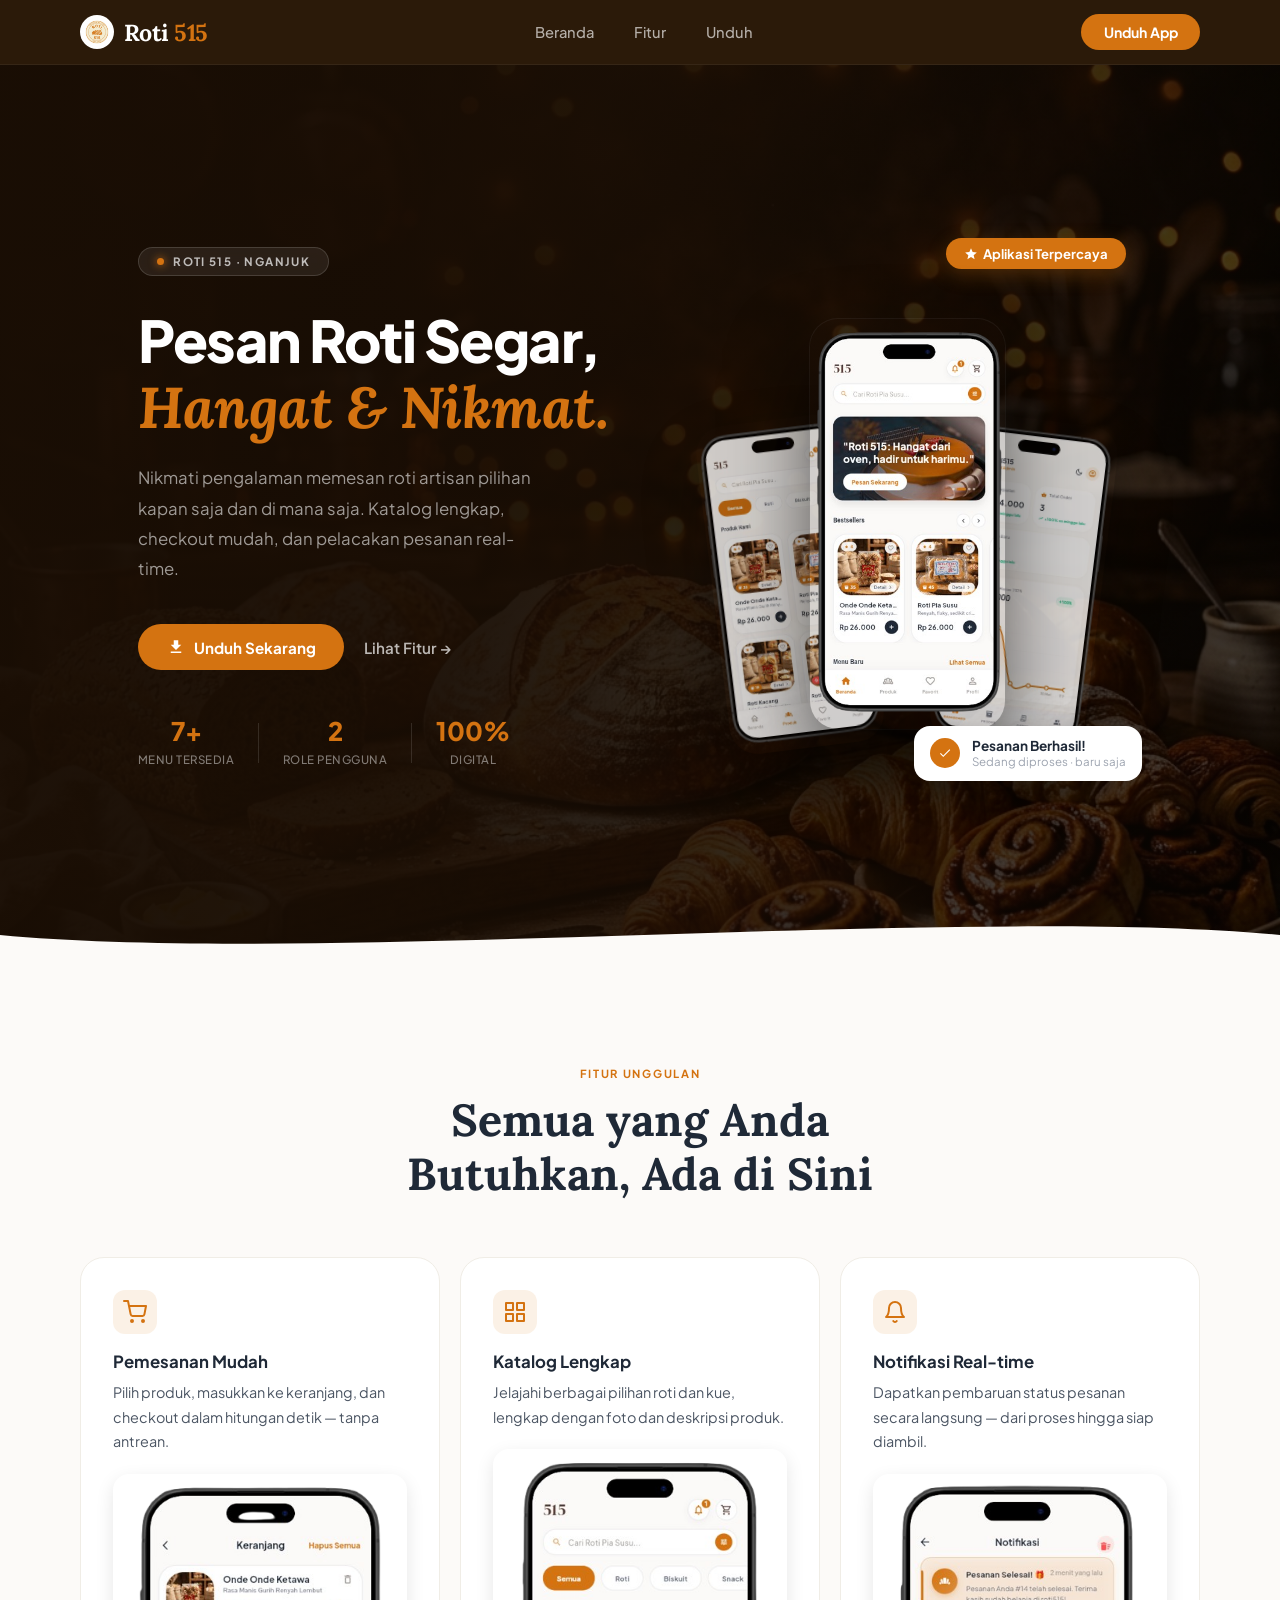
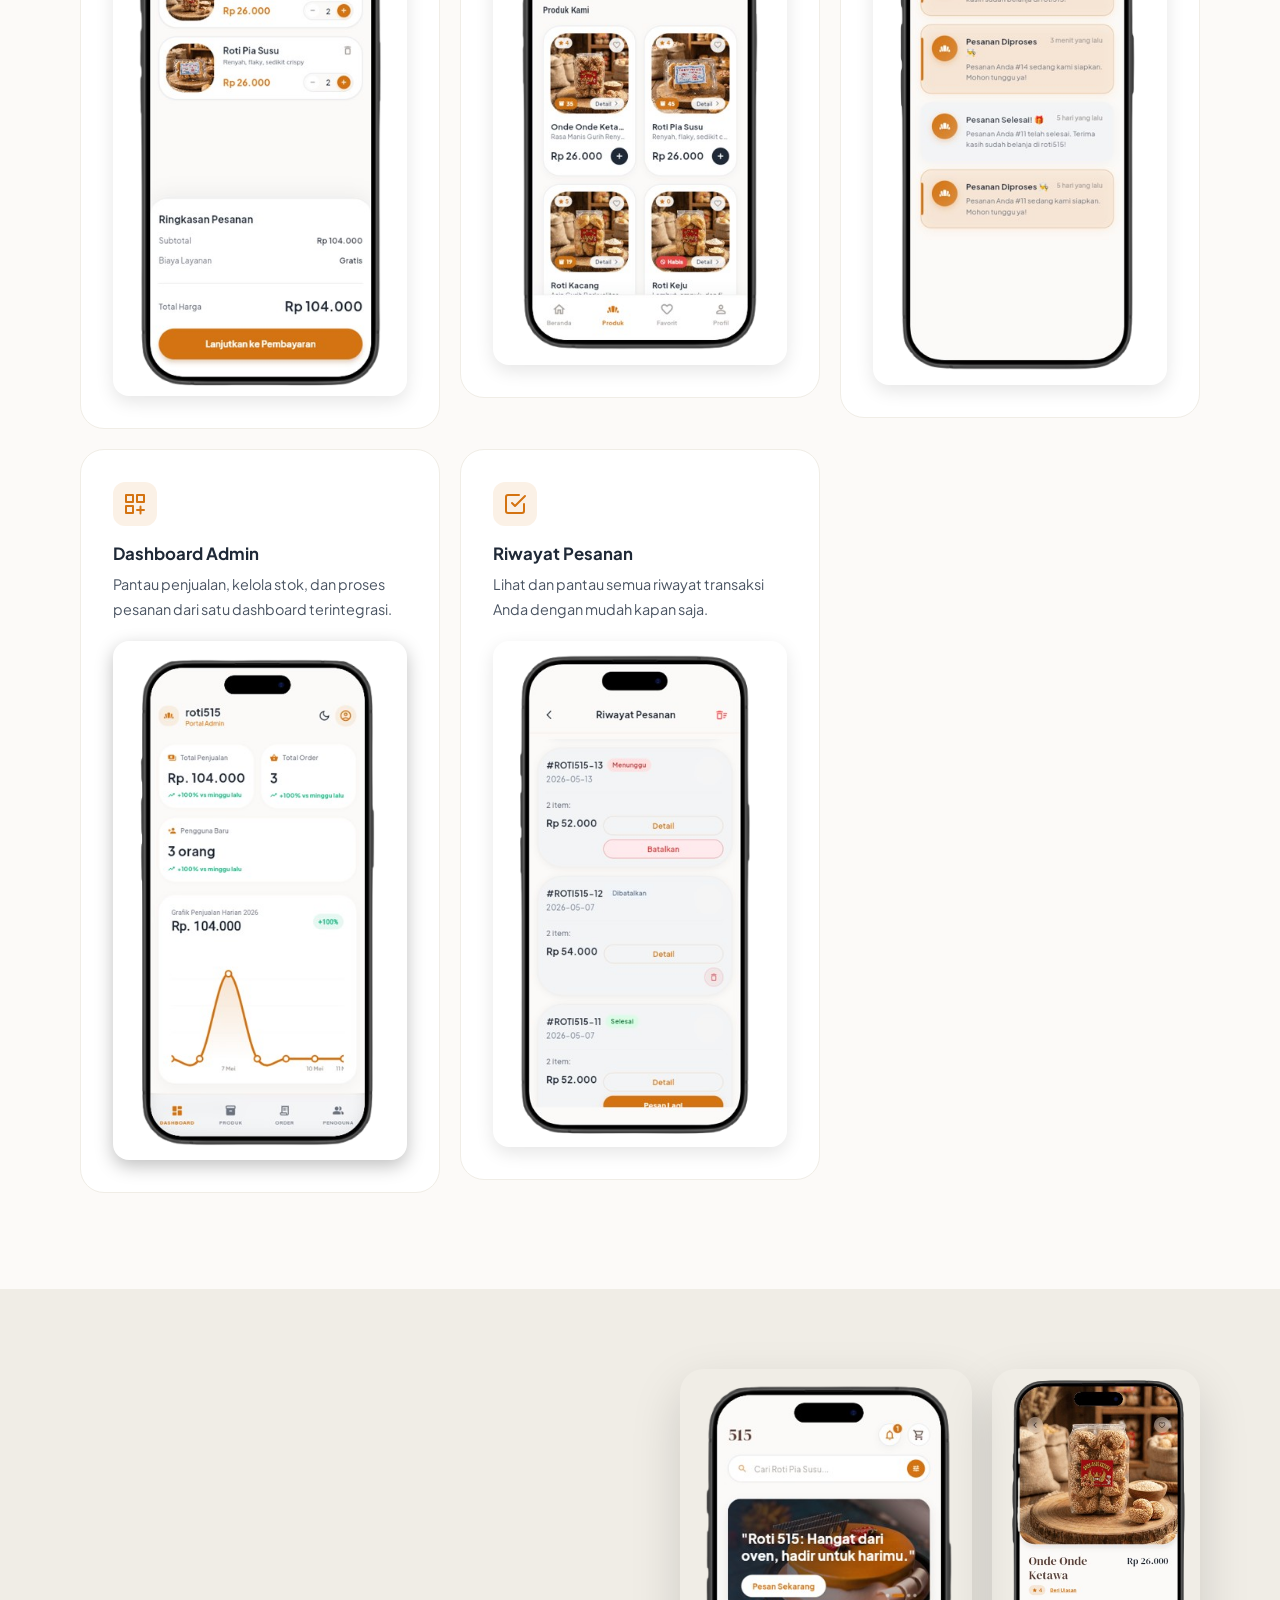
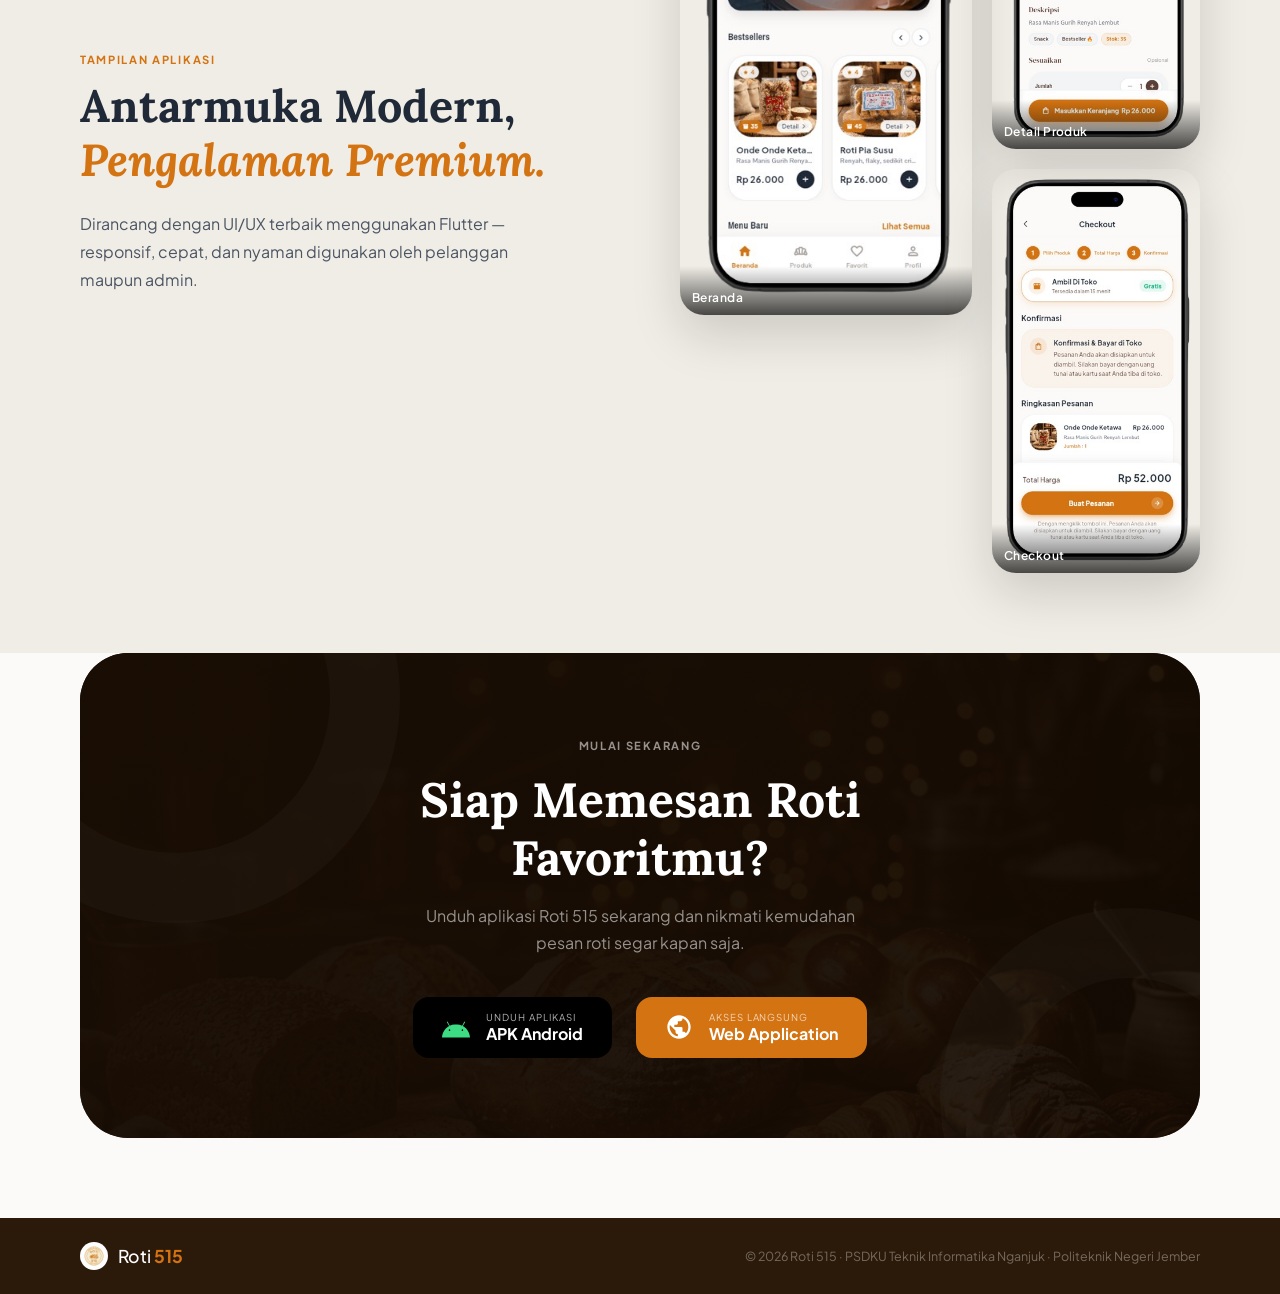
<file: landing_page/index.html>
<!DOCTYPE html>
<html lang="id">
<head>
    <meta charset="UTF-8">
    <meta name="viewport" content="width=device-width, initial-scale=1.0">
    <meta name="description" content="Unduh aplikasi Roti 515 – pesan roti artisan favorit Anda kapan saja dan di mana saja.">
    <title>Roti 515 – Pesan Roti Kesukaan Anda</title>
    <link rel="preconnect" href="https://fonts.googleapis.com">
    <link rel="preconnect" href="https://fonts.gstatic.com" crossorigin>
    <link href="https://fonts.googleapis.com/css2?family=Plus+Jakarta+Sans:ital,wght@0,400;0,500;0,600;0,700;0,800;1,700&family=Lora:ital,wght@0,700;1,700&display=swap" rel="stylesheet">
    <link rel="stylesheet" href="style.css">
</head>
<body>

    <!-- ─── NAVBAR ─── -->
    <header class="navbar" id="navbar">
        <div class="container nav-container">
            <a class="logo" href="#">
                <img src="logo_badge.png" alt="Roti 515" class="logo-img">
                <span class="logo-text">Roti <span class="logo-accent">515</span></span>
            </a>
            <nav class="nav-links" id="nav-links">
                <a href="#beranda">Beranda</a>
                <a href="#fitur">Fitur</a>
                <a href="#download">Unduh</a>
            </nav>
            <a href="#download" class="btn-nav-cta">Unduh App</a>
            <button class="hamburger" id="hamburger" aria-label="Toggle Menu">
                <span></span><span></span><span></span>
            </button>
        </div>
    </header>

    <!-- ─── HERO ─── -->
    <section class="hero" id="beranda">
        <!-- Background image with dark overlay -->
        <div class="hero-bg">
            <img src="hero_bg.png" alt="" aria-hidden="true" class="hero-bg-img">
            <div class="hero-bg-overlay"></div>
        </div>

        <div class="container hero-container">
            <!-- LEFT: Text -->
            <div class="hero-left">
                <div class="badge">
                    <span class="badge-dot"></span>
                    ROTI 515 · NGANJUK
                </div>
                <h1 class="hero-title">
                    Pesan Roti Segar,<br>
                    <em class="hero-italic">Hangat & Nikmat.</em>
                </h1>
                <p class="hero-desc">
                    Nikmati pengalaman memesan roti artisan pilihan kapan saja dan di mana saja.
                    Katalog lengkap, checkout mudah, dan pelacakan pesanan real-time.
                </p>
                <div class="hero-actions">
                    <a href="#download" class="btn-primary">
                        <svg width="18" height="18" viewBox="0 0 24 24" fill="currentColor"><path d="M5 20h14v-2H5m14-9h-4V3H9v6H5l7 7 7-7z"/></svg>
                        Unduh Sekarang
                    </a>
                    <a href="#fitur" class="btn-ghost">Lihat Fitur →</a>
                </div>
                <!-- Stats Row -->
                <div class="stats-row">
                    <div class="stat">
                        <span class="stat-num">7+</span>
                        <span class="stat-label">Menu Tersedia</span>
                    </div>
                    <div class="stat-divider"></div>
                    <div class="stat">
                        <span class="stat-num">2</span>
                        <span class="stat-label">Role Pengguna</span>
                    </div>
                    <div class="stat-divider"></div>
                    <div class="stat">
                        <span class="stat-num">100%</span>
                        <span class="stat-label">Digital</span>
                    </div>
                </div>
            </div>

            <!-- RIGHT: App Mockups (no border frames) -->
            <div class="hero-right">
                <!-- Trust badge -->
                <div class="trust-badge">
                    <svg width="14" height="14" viewBox="0 0 24 24" fill="currentColor"><path d="M12 17.27L18.18 21l-1.64-7.03L22 9.24l-7.19-.61L12 2 9.19 8.63 2 9.24l5.46 4.73L5.82 21z"/></svg>
                    Aplikasi Terpercaya
                </div>

                <div class="mockup-stack">
                    <!-- Back-left phone (no frame) -->
                    <div class="mockup mockup-left">
                        <img src="assets/images/produk_pelanggan.png" alt="Katalog Produk">
                    </div>
                    <!-- Center main phone (no frame) -->
                    <div class="mockup mockup-center">
                        <img src="assets/images/home.png" alt="Beranda Aplikasi">
                    </div>
                    <!-- Back-right phone (no frame) -->
                    <div class="mockup mockup-right">
                        <img src="assets/images/dashboard_admin.png" alt="Dashboard Admin">
                    </div>
                </div>

                <!-- Floating notification -->
                <div class="notif-float">
                    <div class="notif-check">
                        <svg width="14" height="14" viewBox="0 0 24 24" fill="currentColor"><path d="M9 16.17L4.83 12l-1.42 1.41L9 19 21 7l-1.41-1.41z"/></svg>
                    </div>
                    <div>
                        <div class="notif-title">Pesanan Berhasil!</div>
                        <div class="notif-sub">Sedang diproses · baru saja</div>
                    </div>
                </div>
            </div>
        </div>

        <!-- Decorative wave at bottom -->
        <div class="hero-wave">
            <svg viewBox="0 0 1440 80" preserveAspectRatio="none"><path d="M0,40 C360,80 1080,0 1440,40 L1440,80 L0,80 Z" fill="#FCFAF8"/></svg>
        </div>
    </section>

    <!-- ─── FEATURES ─── -->
    <section class="features" id="fitur">
        <div class="container">
            <div class="section-head">
                <span class="section-label">FITUR UNGGULAN</span>
                <h2 class="section-title">Semua yang Anda<br>Butuhkan, Ada di Sini</h2>
            </div>

            <div class="features-grid">

                <!-- Card 1: Pemesanan Mudah -->
                <div class="feat-card feat-has-img">
                    <div class="feat-icon-svg">
                        <svg width="24" height="24" viewBox="0 0 24 24" fill="none" stroke="currentColor" stroke-width="2" stroke-linecap="round" stroke-linejoin="round"><circle cx="9" cy="21" r="1"/><circle cx="20" cy="21" r="1"/><path d="M1 1h4l2.68 13.39a2 2 0 0 0 2 1.61h9.72a2 2 0 0 0 2-1.61L23 6H6"/></svg>
                    </div>
                    <h3>Pemesanan Mudah</h3>
                    <p>Pilih produk, masukkan ke keranjang, dan checkout dalam hitungan detik — tanpa antrean.</p>
                    <div class="feat-img-wrap feat-img-sm">
                        <img src="assets/images/keranjang.png" alt="Tampilan keranjang belanja Roti 515" loading="lazy">
                    </div>
                </div>

                <!-- Card 2: Katalog Lengkap -->
                <div class="feat-card feat-has-img">
                    <div class="feat-icon-svg">
                        <svg width="24" height="24" viewBox="0 0 24 24" fill="none" stroke="currentColor" stroke-width="2" stroke-linecap="round" stroke-linejoin="round"><rect x="3" y="3" width="7" height="7"/><rect x="14" y="3" width="7" height="7"/><rect x="14" y="14" width="7" height="7"/><rect x="3" y="14" width="7" height="7"/></svg>
                    </div>
                    <h3>Katalog Lengkap</h3>
                    <p>Jelajahi berbagai pilihan roti dan kue, lengkap dengan foto dan deskripsi produk.</p>
                    <div class="feat-img-wrap feat-img-sm">
                        <img src="assets/images/produk_pelanggan.png" alt="Katalog produk Roti 515" loading="lazy">
                    </div>
                </div>

                <!-- Card 3: Notifikasi -->
                <div class="feat-card feat-has-img">
                    <div class="feat-icon-svg">
                        <svg width="24" height="24" viewBox="0 0 24 24" fill="none" stroke="currentColor" stroke-width="2" stroke-linecap="round" stroke-linejoin="round"><path d="M18 8A6 6 0 0 0 6 8c0 7-3 9-3 9h18s-3-2-3-9"/><path d="M13.73 21a2 2 0 0 1-3.46 0"/></svg>
                    </div>
                    <h3>Notifikasi Real-time</h3>
                    <p>Dapatkan pembaruan status pesanan secara langsung — dari proses hingga siap diambil.</p>
                    <div class="feat-img-wrap feat-img-sm">
                        <img src="assets/images/pelanggan terima notfikasi.png" alt="Notifikasi pesanan Roti 515" loading="lazy">
                    </div>
                </div>

                <!-- Card 4: Dashboard Admin -->
                <div class="feat-card feat-has-img">
                    <div class="feat-icon-svg">
                        <svg width="24" height="24" viewBox="0 0 24 24" fill="none" stroke="currentColor" stroke-width="2" stroke-linecap="round" stroke-linejoin="round"><rect x="3" y="3" width="7" height="7"/><rect x="14" y="3" width="7" height="7"/><rect x="3" y="14" width="7" height="7"/><path d="M14 18h7m-3.5-3.5v7"/></svg>
                    </div>
                    <h3>Dashboard Admin</h3>
                    <p>Pantau penjualan, kelola stok, dan proses pesanan dari satu dashboard terintegrasi.</p>
                    <div class="feat-img-dashboard">
                        <img src="assets/images/dashboard_admin.png" alt="Dashboard admin Roti 515" loading="lazy">
                    </div>
                </div>

                <!-- Card 5: Riwayat Pesanan -->
                <div class="feat-card feat-has-img">
                    <div class="feat-icon-svg">
                        <svg width="24" height="24" viewBox="0 0 24 24" fill="none" stroke="currentColor" stroke-width="2" stroke-linecap="round" stroke-linejoin="round"><polyline points="9 11 12 14 22 4"/><path d="M21 12v7a2 2 0 0 1-2 2H5a2 2 0 0 1-2-2V5a2 2 0 0 1 2-2h11"/></svg>
                    </div>
                    <h3>Riwayat Pesanan</h3>
                    <p>Lihat dan pantau semua riwayat transaksi Anda dengan mudah kapan saja.</p>
                    <div class="feat-img-wrap feat-img-sm">
                        <img src="assets/images/riwayat_pesanan dan batalkan pesanan.png" alt="Riwayat pesanan Roti 515" loading="lazy">
                    </div>
                </div>

            </div>
        </div>
    </section>

    <!-- ─── SCREENSHOT SHOWCASE ─── -->
    <section class="showcase">
        <div class="container showcase-container">
            <div class="showcase-text">
                <span class="section-label">TAMPILAN APLIKASI</span>
                <h2 class="section-title">Antarmuka Modern,<br><em>Pengalaman Premium.</em></h2>
                <p>Dirancang dengan UI/UX terbaik menggunakan Flutter — responsif, cepat, dan nyaman digunakan oleh pelanggan maupun admin.</p>
            </div>
            <div class="showcase-screens">
                <div class="screen-item screen-featured">
                    <img src="assets/images/home.png" alt="Beranda Roti 515" loading="lazy">
                    <span class="screen-label">Beranda</span>
                </div>
                <div class="screen-col">
                    <div class="screen-item">
                        <img src="assets/images/detail_menu.png" alt="Detail Menu" loading="lazy">
                        <span class="screen-label">Detail Produk</span>
                    </div>
                    <div class="screen-item">
                        <img src="assets/images/checkout.png" alt="Checkout" loading="lazy">
                        <span class="screen-label">Checkout</span>
                    </div>
                </div>
            </div>
        </div>
    </section>

    <!-- ─── DOWNLOAD ─── -->
    <section class="download-section" id="download">
        <div class="container">
            <div class="download-card">
                <div class="dl-decor dl-decor-1"></div>
                <div class="dl-decor dl-decor-2"></div>
                <div class="dl-bg-img">
                    <img src="hero_bg.png" alt="" aria-hidden="true">
                </div>
                <div class="dl-content">
                    <span class="section-label light">MULAI SEKARANG</span>
                    <h2 class="dl-title">Siap Memesan Roti<br>Favoritmu?</h2>
                    <p class="dl-desc">Unduh aplikasi Roti 515 sekarang dan nikmati kemudahan pesan roti segar kapan saja.</p>
                    <div class="dl-buttons">
                        <a href="roti515.apk" download="Roti515.apk" class="dl-btn dl-btn-dark" id="btn-apk">
                            <svg width="28" height="28" viewBox="0 0 24 24" fill="#3DDC84">
                                <path d="M17.523 15.341a.659.659 0 1 1 0-1.317.659.659 0 0 1 0 1.317m-11.046 0a.659.659 0 1 1 0-1.317.659.659 0 0 1 0 1.317M17.9 11.233l1.877-3.25a.39.39 0 0 0-.678-.39L17.21 10.86a8.985 8.985 0 0 0-5.21-1.046 8.985 8.985 0 0 0-5.348 1.046L4.9 7.593a.39.39 0 0 0-.678.39l1.877 3.25C2.648 13.125.325 16.733 0 20.933h24c-.325-4.2-2.648-7.808-6.1-9.7"/>
                            </svg>
                            <div>
                                <span class="dl-sub">UNDUH APLIKASI</span>
                                <span class="dl-main">APK Android</span>
                            </div>
                        </a>
                        <a href="#" class="dl-btn dl-btn-orange" id="btn-web">
                            <svg width="28" height="28" viewBox="0 0 24 24" fill="currentColor">
                                <path d="M12 2C6.48 2 2 6.48 2 12s4.48 10 10 10 10-4.48 10-10S17.52 2 12 2zm-1 17.93c-3.95-.49-7-3.85-7-7.93 0-.62.08-1.21.21-1.79L9 15v1c0 1.1.9 2 2 2v1.93zm6.9-2.54c-.26-.81-1-1.39-1.9-1.39h-1v-3c0-.55-.45-1-1-1H8v-2h2c.55 0 1-.45 1-1V7h2c1.1 0 2-.9 2-2v-.41c2.93 1.19 5 4.06 5 7.41 0 2.08-.8 3.97-2.1 5.39z"/>
                            </svg>
                            <div>
                                <span class="dl-sub">AKSES LANGSUNG</span>
                                <span class="dl-main">Web Application</span>
                            </div>
                        </a>
                    </div>
                </div>
            </div>
        </div>
    </section>

    <!-- ─── FOOTER ─── -->
    <footer class="footer">
        <div class="container footer-inner">
            <div class="footer-brand">
                <img src="logo_badge.png" alt="Roti 515" class="footer-logo-img">
                <span>Roti <strong>515</strong></span>
            </div>
            <p class="footer-copy">© 2026 Roti 515 · PSDKU Teknik Informatika Nganjuk · Politeknik Negeri Jember</p>
        </div>
    </footer>

    <script src="main.js"></script>
</body>
</html>
</file>
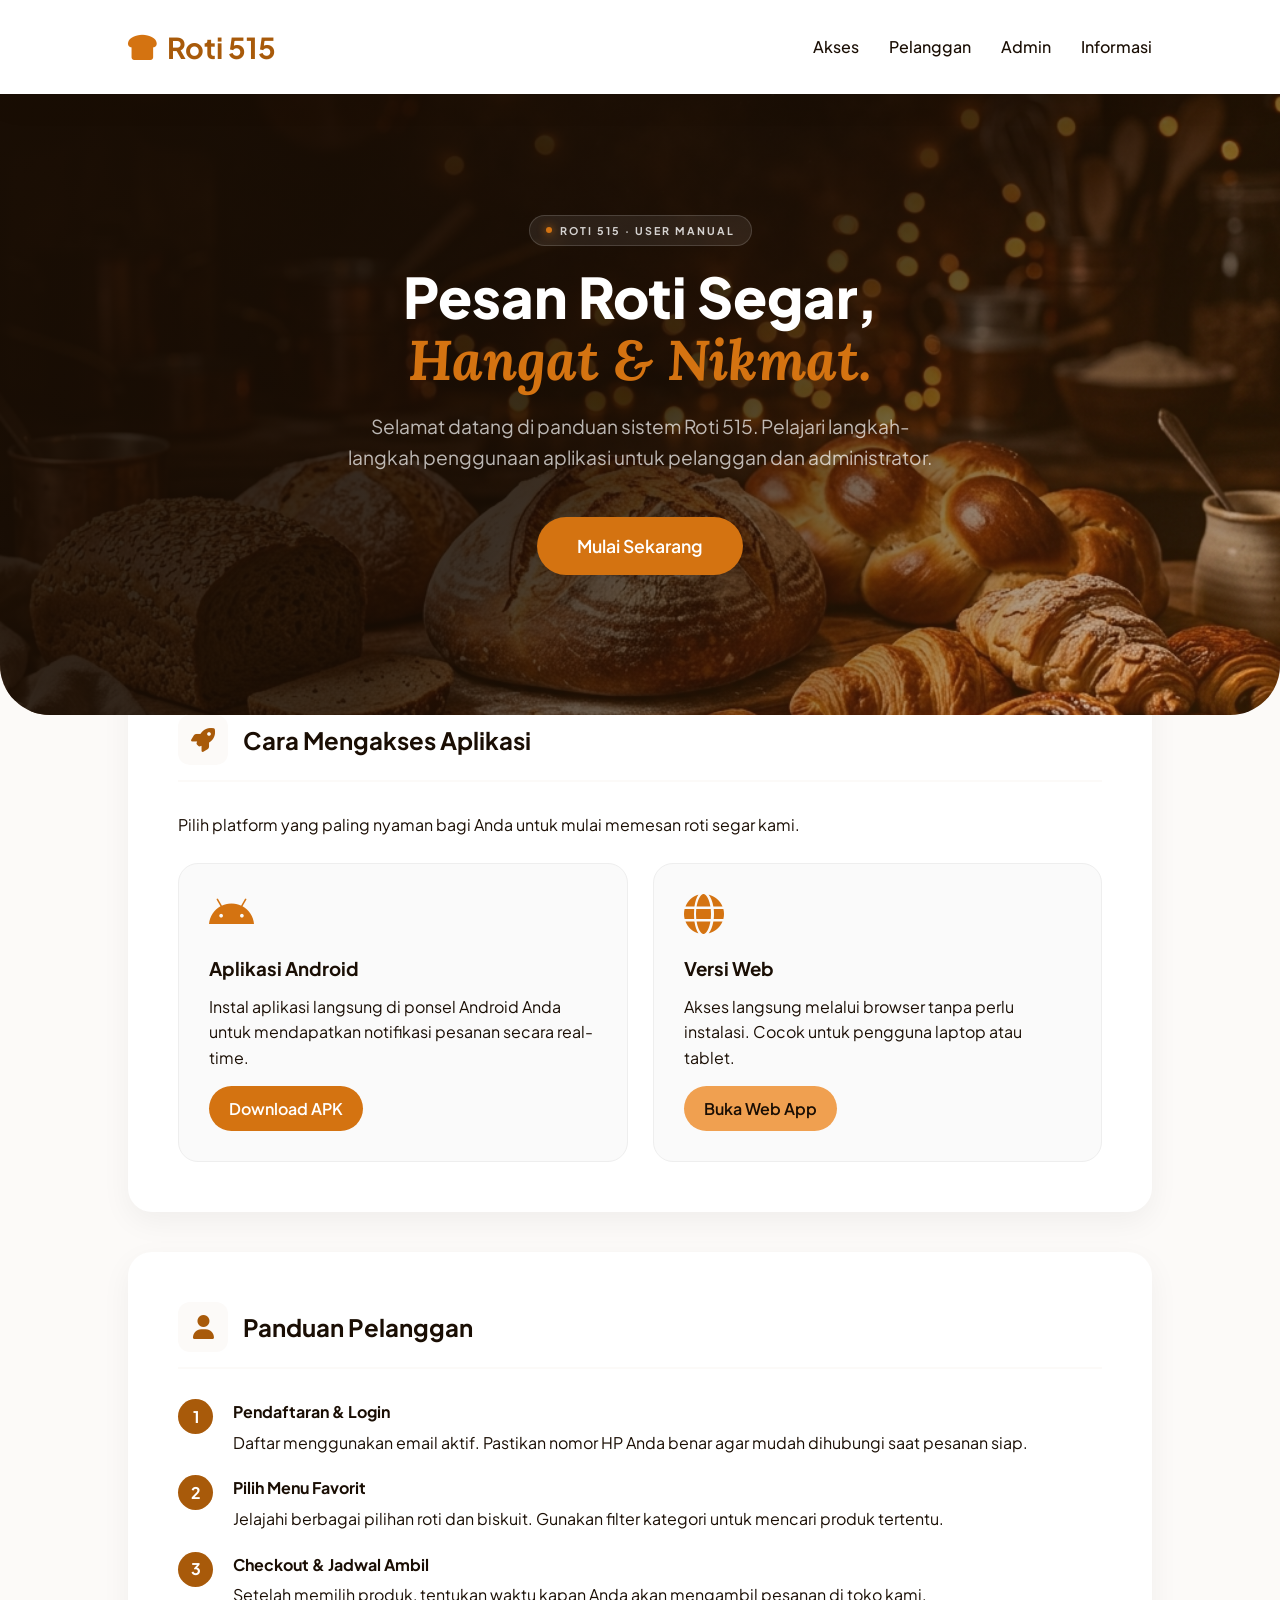
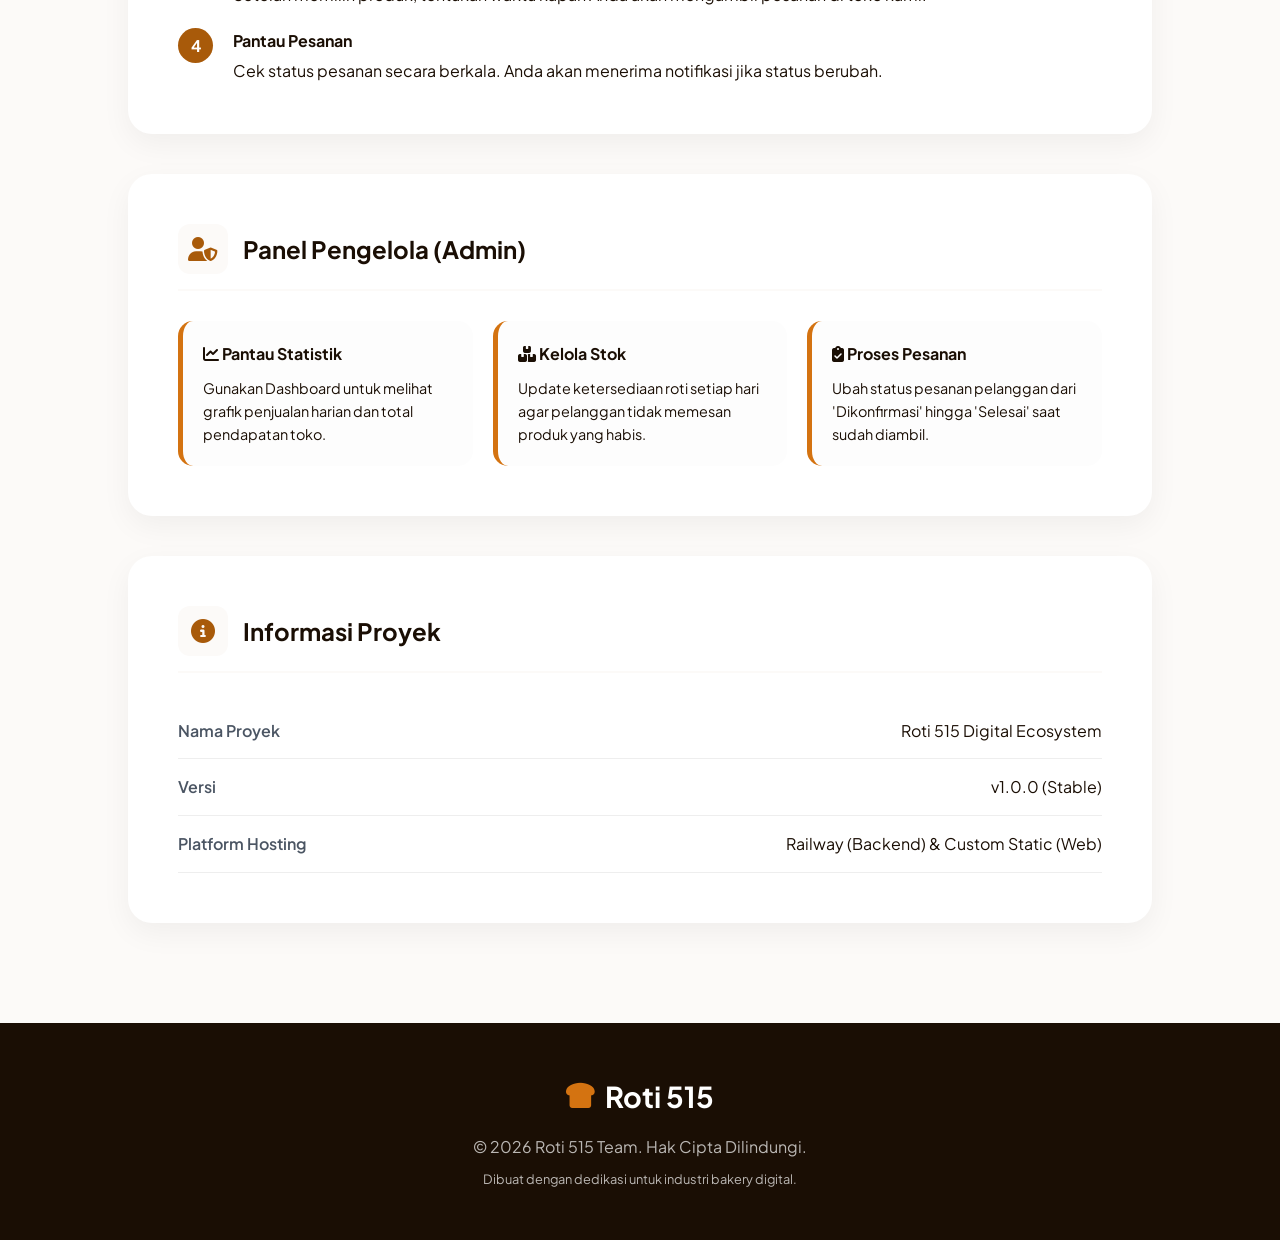
<file: manual_book_premium.html>
<!DOCTYPE html>
<html lang="id">
<head>
    <meta charset="UTF-8">
    <meta name="viewport" content="width=device-width, initial-scale=1.0">
    <title>Manual Book - Roti 515</title>
    <!-- Google Fonts -->
    <link href="https://fonts.googleapis.com/css2?family=Plus+Jakarta+Sans:ital,wght@0,400;0,500;0,600;0,700;0,800;1,700&family=Lora:ital,wght@0,700;1,700&family=Space+Mono:wght@400;700&display=swap" rel="stylesheet">
    <!-- Font Awesome -->
    <link rel="stylesheet" href="https://cdnjs.cloudflare.com/ajax/libs/font-awesome/6.4.0/css/all.min.css">
    <style>
        :root {
            --primary: #D47311;
            --primary-dark: #A85A0A;
            --secondary: #FCFAF8;
            --accent: #F0A050;
            --text-dark: #1A0E04;
            --text-light: #4B5563;
            --white: #FFFFFF;
            --shadow: 0 10px 30px rgba(0,0,0,0.05);
            --transition: all 0.3s ease;
        }

        * {
            margin: 0;
            padding: 0;
            box-sizing: border-box;
        }

        body {
            font-family: 'Plus Jakarta Sans', sans-serif;
            background-color: #FCFAF8;
            color: var(--text-dark);
            line-height: 1.6;
        }

        h1, h2, h3, .brand {
            font-family: 'Plus Jakarta Sans', sans-serif;
            font-weight: 700;
        }

        /* --- Header & Navigation --- */
        header {
            background-color: var(--white);
            padding: 1.5rem 10%;
            display: flex;
            justify-content: space-between;
            align-items: center;
            position: sticky;
            top: 0;
            z-index: 1000;
            box-shadow: var(--shadow);
        }

        .brand {
            font-size: 1.8rem;
            color: var(--primary-dark);
            display: flex;
            align-items: center;
            gap: 10px;
        }

        .brand i {
            color: var(--primary);
        }

        nav ul {
            display: flex;
            list-style: none;
            gap: 30px;
        }

        nav a {
            text-decoration: none;
            color: var(--text-dark);
            font-weight: 500;
            transition: var(--transition);
        }

        nav a:hover {
            color: var(--primary);
        }

        /* --- Hero Section --- */
        .hero {
            position: relative;
            background-image: url('docs/hero_bg.png');
            background-size: cover;
            background-position: center;
            padding: 120px 10% 140px;
            text-align: center;
            border-bottom-left-radius: 50px;
            border-bottom-right-radius: 50px;
            color: var(--white);
            overflow: hidden;
        }
        .hero::before {
            content: '';
            position: absolute;
            inset: 0;
            background: linear-gradient(
                135deg,
                rgba(26,14,4,0.96) 0%,
                rgba(26,14,4,0.85) 50%,
                rgba(212,115,17,0.2) 100%
            );
            z-index: 1;
        }
        .hero > * {
            position: relative;
            z-index: 2;
        }

        .hero h1 {
            font-size: 3.5rem;
            margin-bottom: 20px;
            color: var(--white);
        }

        .hero p {
            font-size: 1.2rem;
            color: rgba(255,255,255,0.7);
            max-width: 700px;
            margin: 0 auto 30px;
        }

        /* --- Main Content --- */
        .container {
            width: 80%;
            margin: -50px auto 100px;
        }

        section {
            background: var(--white);
            padding: 50px;
            border-radius: 24px;
            box-shadow: var(--shadow);
            margin-bottom: 40px;
            scroll-margin-top: 100px;
        }

        .section-title {
            display: flex;
            align-items: center;
            gap: 15px;
            margin-bottom: 30px;
            border-bottom: 2px solid var(--secondary);
            padding-bottom: 15px;
        }

        .section-title i {
            background: var(--secondary);
            color: var(--primary-dark);
            width: 50px;
            height: 50px;
            display: flex;
            align-items: center;
            justify-content: center;
            border-radius: 12px;
            font-size: 1.5rem;
        }

        /* --- Platform Cards --- */
        .platforms {
            display: grid;
            grid-template-columns: repeat(auto-fit, minmax(300px, 1fr));
            gap: 25px;
            margin-top: 20px;
        }

        .card {
            background: #FAFAFA;
            border: 1px solid #EEE;
            padding: 30px;
            border-radius: 20px;
            transition: var(--transition);
            text-decoration: none;
            color: inherit;
        }

        .card:hover {
            transform: translateY(-5px);
            border-color: var(--primary);
            box-shadow: var(--shadow);
        }

        .card i {
            font-size: 2.5rem;
            color: var(--primary);
            margin-bottom: 20px;
        }

        .card h3 {
            margin-bottom: 10px;
        }

        .btn-download {
            display: inline-block;
            margin-top: 15px;
            padding: 10px 20px;
            background: var(--primary);
            color: white;
            border-radius: 30px;
            font-weight: 600;
            text-decoration: none;
        }

        /* --- Steps Logic --- */
        .steps {
            display: flex;
            flex-direction: column;
            gap: 20px;
        }

        .step-item {
            display: flex;
            gap: 20px;
            align-items: flex-start;
        }

        .step-number {
            background: var(--primary-dark);
            color: white;
            width: 35px;
            height: 35px;
            flex-shrink: 0;
            display: flex;
            align-items: center;
            justify-content: center;
            border-radius: 50%;
            font-weight: bold;
        }

        .step-content h4 {
            margin-bottom: 5px;
        }

        /* --- Footer --- */
        footer {
            text-align: center;
            padding: 50px;
            background: var(--text-dark);
            color: var(--white);
        }

        footer p {
            opacity: 0.7;
        }

        /* Responsive */
        @media (max-width: 768px) {
            header { padding: 1rem 5%; flex-direction: column; gap: 15px; }
            .container { width: 95%; margin-top: 20px; }
            section { padding: 30px; }
            .hero h1 { font-size: 2.5rem; }
            nav ul { gap: 15px; font-size: 0.9rem; }
        }
    </style>
</head>
<body>

    <header>
        <div class="brand">
            <i class="fa-solid fa-bread-slice"></i>
            <span>Roti 515</span>
        </div>
        <nav>
            <ul>
                <li><a href="#akses">Akses</a></li>
                <li><a href="#pelanggan">Pelanggan</a></li>
                <li><a href="#admin">Admin</a></li>
                <li><a href="#info">Informasi</a></li>
            </ul>
        </nav>
    </header>

    <div class="hero">
        <div class="badge" style="display: inline-flex; align-items: center; gap: 8px; background: rgba(255,255,255,0.08); border: 1px solid rgba(255,255,255,0.15); border-radius: 50px; padding: 6px 16px; font-size: 8pt; font-weight: 700; letter-spacing: 2px; color: rgba(255,255,255,0.8); text-transform: uppercase; margin-bottom: 20px;">
            <span class="badge-dot" style="width: 6px; height: 6px; border-radius: 50%; background: var(--primary); display: inline-block; box-shadow: 0 0 8px var(--primary);"></span>
            ROTI 515 · USER MANUAL
        </div>
        <h1 style="font-family: 'Plus Jakarta Sans', sans-serif; font-size: 3.5rem; font-weight: 800; color: #FFF; line-height: 1.1; margin-bottom: 20px;">
            Pesan Roti Segar,<br>
            <span style="font-family: 'Lora', serif; font-style: italic; font-weight: 700; color: var(--primary);">Hangat & Nikmat.</span>
        </h1>
        <p style="color: rgba(255,255,255,0.7); max-width: 600px; margin: 0 auto 30px;">Selamat datang di panduan sistem Roti 515. Pelajari langkah-langkah penggunaan aplikasi untuk pelanggan dan administrator.</p>
        <a href="#akses" class="btn-download" style="padding: 15px 40px; font-size: 1.1rem; background: var(--primary); color: white;">Mulai Sekarang</a>
    </div>

    <div class="container">
        
        <!-- SECTION 1: AKSES -->
        <section id="akses">
            <div class="section-title">
                <i class="fa-solid fa-rocket"></i>
                <h2>Cara Mengakses Aplikasi</h2>
            </div>
            <p style="margin-bottom: 25px;">Pilih platform yang paling nyaman bagi Anda untuk mulai memesan roti segar kami.</p>
            
            <div class="platforms">
                <div class="card">
                    <i class="fa-brands fa-android"></i>
                    <h3>Aplikasi Android</h3>
                    <p>Instal aplikasi langsung di ponsel Android Anda untuk mendapatkan notifikasi pesanan secara real-time.</p>
                    <a href="https://link-download-apk-roti515.com" class="btn-download">Download APK</a>
                </div>
                <div class="card">
                    <i class="fa-solid fa-globe"></i>
                    <h3>Versi Web</h3>
                    <p>Akses langsung melalui browser tanpa perlu instalasi. Cocok untuk pengguna laptop atau tablet.</p>
                    <a href="https://roti-515.railway.app" class="btn-download" style="background: var(--accent); color: var(--text-dark);">Buka Web App</a>
                </div>
            </div>
        </section>

        <!-- SECTION 2: PELANGGAN -->
        <section id="pelanggan">
            <div class="section-title">
                <i class="fa-solid fa-user"></i>
                <h2>Panduan Pelanggan</h2>
            </div>
            
            <div class="steps">
                <div class="step-item">
                    <div class="step-number">1</div>
                    <div class="step-content">
                        <h4>Pendaftaran & Login</h4>
                        <p>Daftar menggunakan email aktif. Pastikan nomor HP Anda benar agar mudah dihubungi saat pesanan siap.</p>
                    </div>
                </div>
                <div class="step-item">
                    <div class="step-number">2</div>
                    <div class="step-content">
                        <h4>Pilih Menu Favorit</h4>
                        <p>Jelajahi berbagai pilihan roti dan biskuit. Gunakan filter kategori untuk mencari produk tertentu.</p>
                    </div>
                </div>
                <div class="step-item">
                    <div class="step-number">3</div>
                    <div class="step-content">
                        <h4>Checkout & Jadwal Ambil</h4>
                        <p>Setelah memilih produk, tentukan waktu kapan Anda akan mengambil pesanan di toko kami.</p>
                    </div>
                </div>
                <div class="step-item">
                    <div class="step-number">4</div>
                    <div class="step-content">
                        <h4>Pantau Pesanan</h4>
                        <p>Cek status pesanan secara berkala. Anda akan menerima notifikasi jika status berubah.</p>
                    </div>
                </div>
            </div>
        </section>

        <!-- SECTION 3: ADMIN -->
        <section id="admin">
            <div class="section-title">
                <i class="fa-solid fa-user-shield"></i>
                <h2>Panel Pengelola (Admin)</h2>
            </div>
            
            <div style="display: grid; grid-template-columns: repeat(auto-fit, minmax(250px, 1fr)); gap: 20px;">
                <div style="background: #fdfdfd; padding: 20px; border-radius: 15px; border-left: 5px solid var(--primary);">
                    <h4 style="margin-bottom: 10px;"><i class="fa-solid fa-chart-line"></i> Pantau Statistik</h4>
                    <p style="font-size: 0.9rem;">Gunakan Dashboard untuk melihat grafik penjualan harian dan total pendapatan toko.</p>
                </div>
                <div style="background: #fdfdfd; padding: 20px; border-radius: 15px; border-left: 5px solid var(--primary);">
                    <h4 style="margin-bottom: 10px;"><i class="fa-solid fa-boxes-stacked"></i> Kelola Stok</h4>
                    <p style="font-size: 0.9rem;">Update ketersediaan roti setiap hari agar pelanggan tidak memesan produk yang habis.</p>
                </div>
                <div style="background: #fdfdfd; padding: 20px; border-radius: 15px; border-left: 5px solid var(--primary);">
                    <h4 style="margin-bottom: 10px;"><i class="fa-solid fa-clipboard-check"></i> Proses Pesanan</h4>
                    <p style="font-size: 0.9rem;">Ubah status pesanan pelanggan dari 'Dikonfirmasi' hingga 'Selesai' saat sudah diambil.</p>
                </div>
            </div>
        </section>

        <!-- SECTION 4: INFO -->
        <section id="info">
            <div class="section-title">
                <i class="fa-solid fa-circle-info"></i>
                <h2>Informasi Proyek</h2>
            </div>
            <table style="width: 100%; border-collapse: collapse; margin-top: 10px;">
                <tr style="border-bottom: 1px solid #EEE;">
                    <td style="padding: 15px 0; font-weight: 600; color: var(--text-light);">Nama Proyek</td>
                    <td style="padding: 15px 0; text-align: right;">Roti 515 Digital Ecosystem</td>
                </tr>
                <tr style="border-bottom: 1px solid #EEE;">
                    <td style="padding: 15px 0; font-weight: 600; color: var(--text-light);">Versi</td>
                    <td style="padding: 15px 0; text-align: right;">v1.0.0 (Stable)</td>
                </tr>
                <tr style="border-bottom: 1px solid #EEE;">
                    <td style="padding: 15px 0; font-weight: 600; color: var(--text-light);">Platform Hosting</td>
                    <td style="padding: 15px 0; text-align: right;">Railway (Backend) & Custom Static (Web)</td>
                </tr>
            </table>
        </section>

    </div>

    <footer>
        <div class="brand" style="justify-content: center; margin-bottom: 15px;">
            <i class="fa-solid fa-bread-slice" style="color: var(--primary);"></i>
            <span style="color: white;">Roti 515</span>
        </div>
        <p>&copy; 2026 Roti 515 Team. Hak Cipta Dilindungi.</p>
        <p style="font-size: 0.8rem; margin-top: 10px;">Dibuat dengan dedikasi untuk industri bakery digital.</p>
    </footer>

    <script>
        // Smooth scrolling for navigation links
        document.querySelectorAll('nav a').forEach(anchor => {
            anchor.addEventListener('click', function(e) {
                e.preventDefault();
                document.querySelector(this.getAttribute('href')).scrollIntoView({
                    behavior: 'smooth'
                });
            });
        });
    </script>
</body>
</html>
</file>
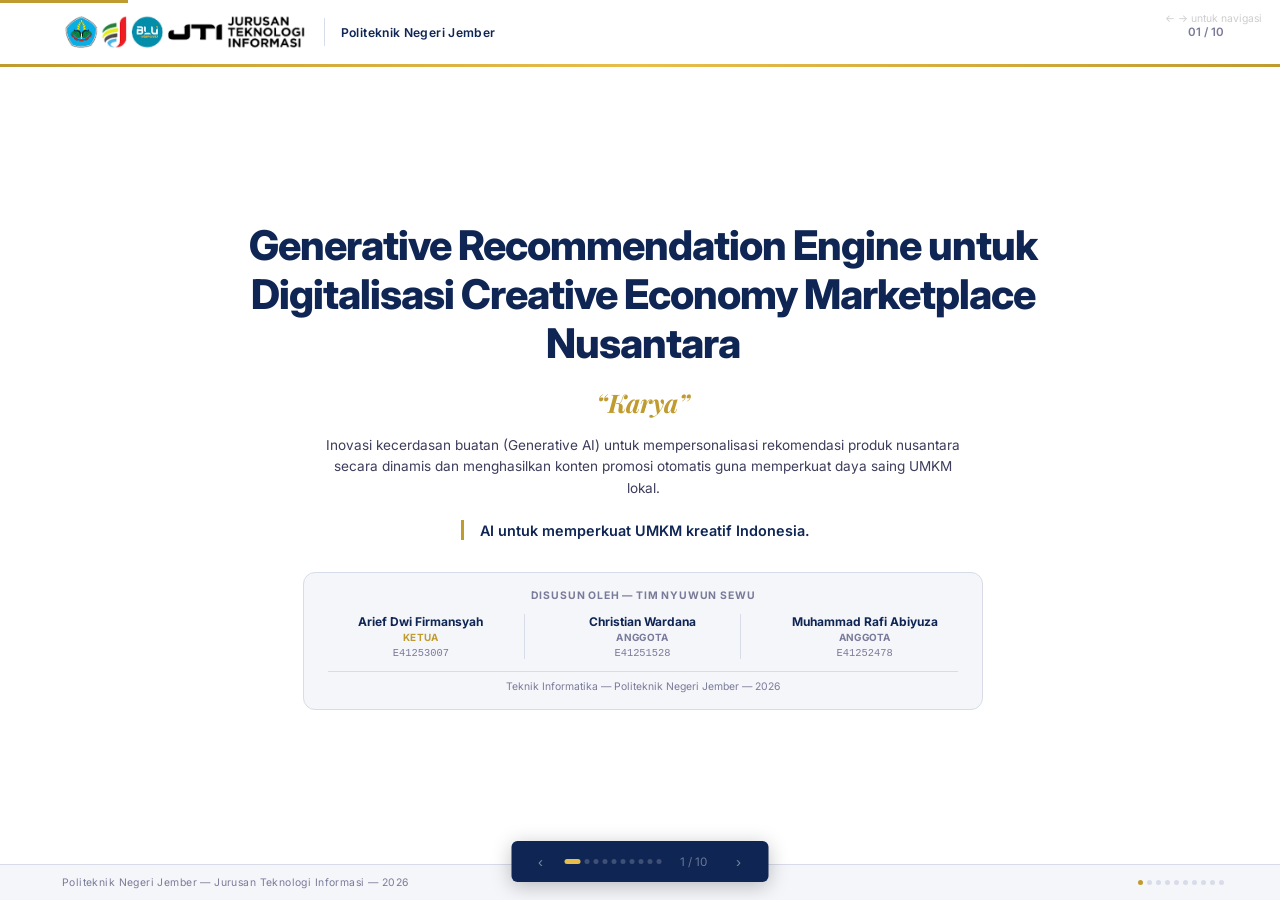
<file: docs/presentasi_karya.html>
<!DOCTYPE html>
<html lang="id">
<head>
  <meta charset="UTF-8">
  <meta name="viewport" content="width=device-width, initial-scale=1.0">
  <title>Karya — Presentasi Inovasi | Politeknik Negeri Jember</title>
  <link href="https://fonts.googleapis.com/css2?family=Inter:wght@300;400;500;600;700;800&family=Playfair+Display:ital,wght@0,700;0,800;1,700&display=swap" rel="stylesheet">
  <style>
    *, *::before, *::after { margin: 0; padding: 0; box-sizing: border-box; }

    :root {
      --navy:   #0F2554;
      --navy2:  #1A3A6E;
      --blue:   #1E5BBF;
      --gold:   #C09B30;
      --gold2:  #E8BE4A;
      --red:    #C0392B;
      --green:  #1A7A4A;
      --text:   #1A1A2E;
      --body:   #3D3D5C;
      --muted:  #7A7A9A;
      --line:   #D8DCE8;
      --bg:     #FFFFFF;
      --bg2:    #F5F6FA;
      --navy-bg:#EEF1F8;
    }

    html, body {
      width: 100%; height: 100%; overflow: hidden;
      background: #E8EAEF;
      font-family: 'Inter', 'Segoe UI', sans-serif;
      color: var(--text);
    }

    /* ─── SLIDE ENGINE ─── */
    .deck { width: 100%; height: 100%; position: relative; }
    .slide {
      position: absolute; inset: 0;
      opacity: 0; pointer-events: none;
      transition: opacity 0.4s ease, transform 0.4s ease;
      transform: translateX(32px);
      overflow: hidden;
      background: var(--bg);
    }
    .slide.active { opacity: 1; pointer-events: all; transform: translateX(0); }
    .slide.exit    { opacity: 0; transform: translateX(-32px); }

    /* ─── SLIDE SHELL ─── */
    .slide-inner {
      position: absolute; inset: 0;
      display: flex; flex-direction: column;
    }

    /* ─── LEFT ACCENT STRIP ─── */
    .strip {
      position: absolute; left: 0; top: 0; bottom: 0;
      width: 6px;
      background: linear-gradient(180deg, var(--navy) 0%, var(--blue) 60%, var(--gold) 100%);
      z-index: 5;
    }

    /* ─── SLIDE HEADER BAND ─── */
    .s-header {
      background: #FFFFFF;
      padding: 0 56px 0 62px;
      height: 64px;
      display: flex; align-items: center; gap: 16px;
      flex-shrink: 0; position: relative; z-index: 3;
    }
    .s-header-logo { height: 38px; }
    .s-header-sep { width: 1px; height: 28px; background: var(--line); }
    .s-header-title { font-size: .76rem; font-weight: 600; color: var(--navy); letter-spacing: .03em; }
    .s-header-right { margin-left: auto; display: flex; align-items: center; gap: 14px; }
    .s-header-num { font-size: .72rem; color: var(--muted); font-weight: 600; }

    /* ─── TOP GOLD RULE ─── */
    .gold-bar {
      height: 3px;
      background: linear-gradient(90deg, var(--gold) 0%, var(--gold2) 50%, var(--gold) 100%);
      flex-shrink: 0;
    }

    /* ─── SLIDE BODY ─── */
    .s-body {
      flex: 1; display: flex; flex-direction: column;
      padding: 36px 56px 36px 62px; overflow-y: auto; overflow-x: hidden; position: relative;
      min-height: 0;
    }
    .s-body::-webkit-scrollbar {
      width: 6px;
    }
    .s-body::-webkit-scrollbar-track {
      background: rgba(0, 0, 0, 0.02);
      border-radius: 3px;
    }
    .s-body::-webkit-scrollbar-thumb {
      background: rgba(15, 37, 84, 0.12);
      border-radius: 3px;
    }
    .s-body::-webkit-scrollbar-thumb:hover {
      background: rgba(212, 115, 17, 0.3);
    }
    .s-body-row { flex: 1; display: flex; gap: 36px; overflow: visible; }

    /* ─── SLIDE FOOTER ─── */
    .s-footer {
      height: 36px; background: var(--bg2);
      border-top: 1px solid var(--line);
      display: flex; align-items: center;
      padding: 0 56px 0 62px; flex-shrink: 0;
    }
    .s-footer span { font-size: .65rem; color: var(--muted); letter-spacing: .04em; }
    .s-footer-right { margin-left: auto; display: flex; gap: 4px; align-items: center; }
    .f-dot { width: 5px; height: 5px; border-radius: 50%; background: var(--line); }
    .f-dot.on { background: var(--gold); }

    /* ─── WATERMARK ─── */
    .wm {
      position: absolute; bottom: 48px; right: 46px;
      width: 120px; opacity: 0.08;
      pointer-events: none; z-index: 0;
    }

    /* ─── TYPOGRAPHY ─── */
    .label {
      font-size: .65rem; font-weight: 700; letter-spacing: .14em;
      text-transform: uppercase; color: var(--gold);
      margin-bottom: 8px; display: block;
    }
    .title-xl {
      font-family: 'Playfair Display', Georgia, serif;
      font-size: clamp(2rem, 4vw, 3.8rem);
      font-weight: 800; line-height: 1.15; color: var(--navy);
    }
    .title-xl em { font-style: italic; color: var(--blue); }
    .title-lg {
      font-family: 'Playfair Display', Georgia, serif;
      font-size: clamp(1.4rem, 2.5vw, 2.2rem);
      font-weight: 700; line-height: 1.2; color: var(--navy);
    }
    .title-sm {
      font-size: .95rem; font-weight: 700; color: var(--navy); line-height: 1.3;
    }
    .body-text { font-size: .85rem; line-height: 1.72; color: var(--body); }
    .muted { font-size: .78rem; color: var(--muted); }

    /* ─── DIVIDER ─── */
    .rule { width: 44px; height: 3px; background: var(--gold); margin: 10px 0 16px; border-radius: 2px; }
    .rule-full { width: 100%; height: 1px; background: var(--line); margin: 12px 0; }
    .rule-c { width: 44px; height: 3px; background: var(--gold); margin: 10px auto 16px; border-radius: 2px; }

    /* ─── SECTION LABEL BOX ─── */
    .sec-tag {
      display: inline-flex; align-items: center; gap: 8px;
      background: var(--navy-bg); border-left: 3px solid var(--navy);
      padding: 4px 12px; font-size: .7rem; font-weight: 700;
      color: var(--navy); letter-spacing: .08em; text-transform: uppercase;
      margin-bottom: 14px; border-radius: 0 3px 3px 0;
    }

    /* ─── TABLES ─── */
    .tbl { width: 100%; border-collapse: collapse; font-size: .8rem; }
    .tbl thead tr { background: var(--navy); }
    .tbl thead th { padding: 9px 14px; text-align: left; font-weight: 600; font-size: .73rem; color: #fff; letter-spacing: .04em; }
    .tbl tbody tr { border-bottom: 1px solid var(--line); }
    .tbl tbody tr:hover { background: var(--bg2); }
    .tbl tbody td { padding: 8px 14px; vertical-align: middle; color: var(--body); }
    .tbl tbody td:first-child { font-weight: 600; color: var(--navy); }
    .tbl-sm { font-size: .75rem; }
    .tbl-sm thead th { padding: 7px 12px; font-size: .7rem; }
    .tbl-sm tbody td { padding: 6px 12px; }

    /* ─── CARDS ─── */
    .card {
      background: var(--bg); border: 1px solid var(--line);
      border-radius: 6px; padding: 18px 16px;
      box-shadow: 0 1px 4px rgba(0,0,0,.05);
    }
    .card-navy {
      background: var(--navy); color: white;
      border-radius: 6px; padding: 18px 16px;
    }
    .card-accent {
      background: var(--bg); border: 1px solid var(--line);
      border-left: 4px solid var(--navy); border-radius: 0 6px 6px 0;
      padding: 16px 16px;
    }
    .card-gold {
      background: var(--bg); border: 1px solid #E8D98A;
      border-left: 4px solid var(--gold); border-radius: 0 6px 6px 0;
      padding: 16px 16px;
    }
    .card-green {
      background: #F0FAF5; border: 1px solid #A7D7B8;
      border-left: 4px solid var(--green); border-radius: 0 6px 6px 0;
      padding: 16px 16px;
    }
    .card-red {
      background: #FFF5F5; border: 1px solid #F8B4B4;
      border-left: 4px solid var(--red); border-radius: 0 6px 6px 0;
      padding: 16px 16px;
    }
    .card h4 { font-size: .85rem; font-weight: 700; color: var(--navy); margin-bottom: 7px; }
    .card-navy h4 { color: rgba(255,255,255,.8); }
    .card p, .card li { font-size: .78rem; color: var(--body); line-height: 1.65; }
    .card-navy p { color: rgba(255,255,255,.65); }

    /* ─── BADGE ─── */
    .badge { display: inline-block; padding: 2px 9px; border-radius: 3px; font-size: .67rem; font-weight: 700; letter-spacing: .03em; }
    .b-navy   { background: var(--navy-bg); color: var(--navy); }
    .b-blue   { background: #DBEAFE; color: #1E3A8A; }
    .b-green  { background: #D1FAE5; color: #065F46; }
    .b-gold   { background: #FEF3C7; color: #78350F; }
    .b-purple { background: #EDE9FE; color: #4C1D95; }
    .b-red    { background: #FEE2E2; color: #7F1D1D; }

    /* ─── BULLET LIST ─── */
    .bl { list-style: none; display: flex; flex-direction: column; gap: 8px; }
    .bl li { display: flex; gap: 10px; font-size: .82rem; color: var(--body); line-height: 1.55; }
    .bl li::before { content: ''; width: 6px; height: 6px; border-radius: 50%; background: var(--gold); flex-shrink: 0; margin-top: 6px; }
    .bl-sm li { font-size: .76rem; gap: 8px; }
    .bl-sm li::before { width: 5px; height: 5px; margin-top: 5px; }

    /* ─── GRIDS ─── */
    .g2 { display: grid; grid-template-columns: 1fr 1fr; gap: 16px; }
    .g3 { display: grid; grid-template-columns: repeat(3,1fr); gap: 14px; }
    .g4 { display: grid; grid-template-columns: repeat(4,1fr); gap: 13px; }
    .g5 { display: grid; grid-template-columns: repeat(5,1fr); gap: 10px; }

    /* ─── STAT / KPI ─── */
    .kpi { text-align: center; padding: 18px 14px; border: 1px solid var(--line); border-radius: 6px; background: var(--bg2); }
    .kpi-num { display: block; font-family: 'Playfair Display', serif; font-size: 2.2rem; font-weight: 800; color: var(--navy); line-height: 1; }
    .kpi-lbl { display: block; font-size: .67rem; font-weight: 600; color: var(--muted); text-transform: uppercase; letter-spacing: .1em; margin-top: 5px; }

    /* ─── GRAPHIC MOCKUP ─── */
    .graphic-frame {
      background: white;
      border: 1px solid var(--line);
      border-radius: 5px;
      padding: 8px;
      box-shadow: 0 2px 8px rgba(0,0,0,.07);
      display: flex;
      flex-direction: column;
      min-height: 0;
      flex: 1;
    }
    .graphic-frame img {
      width: 100% !important;
      height: 0 !important;
      flex: 1 !important;
      min-height: 0 !important;
      object-fit: contain !important;
      display: block !important;
      border-radius: 3px;
    }
    .graphic-cap {
      font-size: .67rem;
      color: var(--muted);
      text-align: center;
      margin-top: 6px;
      font-style: italic;
      padding-bottom: 2px;
      flex-shrink: 0;
    }

    /* ─── ARCHITECTURE BOX ─── */
    .arch-box {
      border: 1px solid var(--line); border-radius: 6px;
      padding: 14px 12px; background: var(--bg2); text-align: center;
    }
    .arch-box-title { font-size: .62rem; font-weight: 700; letter-spacing: .1em; text-transform: uppercase; color: var(--muted); margin-bottom: 10px; padding-bottom: 8px; border-bottom: 1px solid var(--line); }
    .arch-row { display: flex; flex-direction: column; gap: 6px; }
    .arch-item { background: white; border: 1px solid var(--line); border-radius: 4px; padding: 7px 10px; font-size: .73rem; font-weight: 600; color: var(--navy); }
    .arch-arrow { display: flex; flex-direction: column; align-items: center; justify-content: center; gap: 2px; }
    .arch-arrow-lbl { font-size: .58rem; color: var(--muted); text-align: center; }
    .arch-arrow-icon { font-size: 1rem; color: var(--gold); }

    /* ─── COL PANEL ─── */
    .col-left { flex: 1; min-width: 0; display: flex; flex-direction: column; }
    .col-right { flex-shrink: 0; display: flex; flex-direction: column; }

    /* ─── COVER DECORATIONS ─── */
    .cover-accent {
      position: absolute; right: 0; top: 0; bottom: 0; width: 340px;
      background: linear-gradient(180deg, var(--navy) 0%, var(--navy2) 100%);
      z-index: 1;
    }

    /* ─── PROGRESS BAR ─── */
    .progress { position: fixed; top: 0; left: 0; height: 3px; background: var(--gold); transition: width .4s; z-index: 1000; }

    /* ─── NAV ─── */
    .nav {
      position: fixed; bottom: 18px; left: 50%; transform: translateX(-50%);
      display: flex; align-items: center; gap: 10px;
      background: var(--navy); border-radius: 6px; padding: 7px 16px;
      z-index: 999; box-shadow: 0 4px 20px rgba(0,0,0,.25);
    }
    .nav-btn { background: transparent; border: none; color: rgba(255,255,255,.45); cursor: pointer; padding: 5px 11px; border-radius: 3px; font-size: 15px; transition: all .2s; }
    .nav-btn:hover { background: rgba(255,255,255,.12); color: white; }
    .nav-counter { font-size: .73rem; color: rgba(255,255,255,.38); min-width: 44px; text-align: center; }
    .nav-dots { display: flex; gap: 4px; }
    .nav-dot { width: 5px; height: 5px; border-radius: 50%; background: rgba(255,255,255,.2); cursor: pointer; transition: all .25s; }
    .nav-dot.on { width: 16px; background: var(--gold2); border-radius: 3px; }

    .hint { position: fixed; top: 12px; right: 18px; font-size: .65rem; color: rgba(0,0,0,.2); z-index: 100; }

    /* ─── HELPERS ─── */
    .mt-2 { margin-top: 8px; }
    .mt-3 { margin-top: 12px; }
    .mt-4 { margin-top: 16px; }
    .flex-col { display: flex; flex-direction: column; }
    .gap-2 { gap: 8px; }
    .gap-3 { gap: 12px; }
    .gap-4 { gap: 16px; }
    .w-full { width: 100%; }
    .flex-1 { flex: 1; }
    .min-0 { min-height: 0; }
    .align-center { align-items: center; }
    .justify-center { justify-content: center; }
    .text-center { text-align: center; }

    /* ─── TOC ITEM ─── */
    .toc-item { display: flex; align-items: center; gap: 12px; padding: 10px 14px; border: 1px solid var(--line); border-radius: 5px; background: var(--bg2); }
    .toc-num { width: 26px; height: 26px; background: var(--navy); color: var(--gold2); border-radius: 3px; display: flex; align-items: center; justify-content: center; font-size: .72rem; font-weight: 800; flex-shrink: 0; }
    .toc-item h4 { font-size: .82rem; font-weight: 600; color: var(--navy); }
    .toc-item p  { font-size: .72rem; color: var(--muted); margin-top: 1px; }

    /* ─── TEAM CARD ─── */
    .team-card { border: 1px solid var(--line); border-radius: 6px; padding: 18px 14px; text-align: center; background: var(--bg); }
    .team-avatar { width: 52px; height: 52px; border-radius: 50%; background: var(--navy); color: var(--gold2); display: flex; align-items: center; justify-content: center; font-family: 'Playfair Display',serif; font-size: 1.2rem; font-weight: 700; margin: 0 auto 12px; }
    .team-card h4 { font-size: .85rem; font-weight: 700; color: var(--navy); margin-bottom: 5px; }
    .team-card p  { font-size: .73rem; color: var(--muted); line-height: 1.5; margin-top: 8px; }

    /* ─── INFO ROW ─── */
    .info-row { display: flex; align-items: flex-start; gap: 10px; padding: 9px 0; border-bottom: 1px solid var(--line); }
    .info-row:last-child { border-bottom: none; }
    .info-key { font-size: .75rem; font-weight: 600; color: var(--muted); min-width: 140px; }
    .info-val { font-size: .78rem; color: var(--navy); font-weight: 500; }

    /* ─── PAGE TITLE BLOCK ─── */
    .page-title { margin-bottom: 18px; }

    /* ─── FLOW PIPELINE ─── */
    .flow-pipe { display: flex; align-items: stretch; justify-content: space-between; gap: 10px; margin-top: 20px; }
    .flow-step { flex: 1; display: flex; flex-direction: column; background: var(--bg2); border: 1px solid var(--line); border-radius: 8px; padding: 16px 14px; position: relative; }
    .flow-step-num { width: 28px; height: 28px; background: var(--navy); color: var(--gold2); font-weight: 800; border-radius: 50%; display: flex; align-items: center; justify-content: center; font-size: .78rem; margin-bottom: 12px; }
    .flow-step h4 { font-size: .82rem; font-weight: 700; color: var(--navy); margin-bottom: 6px; }
    .flow-step p { font-size: .73rem; color: var(--body); line-height: 1.5; }
    .flow-arrow { display: flex; align-items: center; justify-content: center; font-size: 1.3rem; color: var(--gold); font-weight: 700; padding: 0 4px; }

    /* ─── TARGET PERSONA CARD ─── */
    .target-card { background: var(--bg); border: 1px solid var(--line); border-radius: 8px; padding: 20px 18px; display: flex; flex-direction: column; gap: 10px; position: relative; overflow: hidden; }
    .target-card::before { content: ''; position: absolute; top: 0; left: 0; right: 0; height: 4px; background: var(--gold); }
    .target-card-navy::before { background: var(--navy); }
    .target-card-blue::before { background: var(--blue); }
    .target-card-green::before { background: var(--green); }
    .target-num { font-size: 1.15rem; font-weight: 800; color: var(--gold); border-bottom: 2px solid var(--gold); padding-bottom: 2px; width: fit-content; margin-bottom: 4px; }
    .target-title { font-size: .95rem; font-weight: 700; color: var(--navy); }
    .target-body { font-size: .78rem; color: var(--body); line-height: 1.6; }

    /* ─── MOCKUP IMAGE ─── */
    .mockup-frame {
      border-radius: 12px;
      overflow: hidden;
      box-shadow: 0 16px 36px rgba(15, 37, 84, 0.15), 0 0 0 1px rgba(0, 0, 0, 0.05);
      border: 1px solid var(--line);
      height: 380px;
      width: 100%;
    }
    .mockup-frame img {
      width: 100%; height: 100%;
      object-fit: cover;
      display: block;
    }

    /* ─── PRINT / PDF EXPORT STYLES ─── */
    @page {
      size: A4 landscape;
      margin: 0;
    }
    @media print {
      html, body {
        width: 100% !important;
        height: auto !important;
        overflow: visible !important;
        background: #FFFFFF !important;
        -webkit-print-color-adjust: exact !important;
        print-color-adjust: exact !important;
      }
      .progress, .hint, .nav {
        display: none !important;
      }
      .deck {
        width: 100% !important;
        height: auto !important;
        position: relative !important;
        overflow: visible !important;
      }
      .slide {
        position: relative !important;
        inset: auto !important;
        width: 100% !important;
        height: 100vh !important;
        min-height: 100vh !important;
        opacity: 1 !important;
        pointer-events: all !important;
        transform: none !important;
        display: block !important;
        page-break-after: always !important;
        break-after: page !important;
        overflow: hidden !important;
        background: #FFFFFF !important;
      }
      .slide-inner {
        position: relative !important;
        inset: auto !important;
        width: 100% !important;
        height: 100vh !important;
        display: flex !important;
        flex-direction: column !important;
        overflow: hidden !important;
      }
      .s-body {
        height: calc(100vh - 120px) !important;
        overflow: hidden !important;
        padding: 24px 56px 24px 62px !important;
        display: flex !important;
        flex-direction: column !important;
      }
      .s-body-row {
        height: 100% !important;
        min-height: 0 !important;
        overflow: hidden !important;
        display: flex !important;
        flex-direction: row !important;
        flex-wrap: nowrap !important;
      }
      .graphic-frame {
        max-height: 50vh !important;
        flex: 1 !important;
        min-width: 0 !important;
      }
      .graphic-frame img {
        width: auto !important;
        height: auto !important;
        max-width: 100% !important;
        max-height: 42vh !important;
        object-fit: contain !important;
        margin: 0 auto !important;
      }
    }
  </style>
</head>
<body>
<div class="progress" id="prog"></div>
<div class="hint">&#8592; &#8594; untuk navigasi</div>

<div class="deck" id="deck">

<!-- ══════════════════════════
  SLIDE 01 — COVER
══════════════════════════ -->
<div class="slide active" id="s0">
  <div class="slide-inner">
    <div class="s-header" style="z-index:10;">
      <img src="logo_polije.png" alt="Polije" class="s-header-logo">
      <div class="s-header-sep"></div>
      <span class="s-header-title">Politeknik Negeri Jember</span>
      <div class="s-header-right"><span class="s-header-num">01 / 10</span></div>
    </div>
    <div class="gold-bar"></div>

    <div class="s-body" style="padding-top:36px; justify-content: center; align-items: center;">
      <div class="flex-col align-center text-center" style="max-width: 800px; margin: 0 auto; gap: 16px;">
        <h1 style="color: var(--navy); font-family: 'Plus Jakarta Sans', 'Inter', sans-serif; font-size: clamp(1.8rem, 3.2vw, 2.6rem); font-weight: 800; line-height: 1.2; letter-spacing: -1px;">
          Generative Recommendation Engine untuk Digitalisasi Creative Economy Marketplace Nusantara
        </h1>
        <h2 style="font-family: 'Playfair Display', 'Lora', serif; font-style: italic; font-weight: 700; font-size: clamp(1.3rem, 2vw, 1.8rem); color: var(--gold);">
          &ldquo;Karya&rdquo;
        </h2>
        <p style="font-size: .85rem; line-height: 1.6; color: var(--body); max-width: 640px;">
          Inovasi kecerdasan buatan (Generative AI) untuk mempersonalisasi rekomendasi produk nusantara secara dinamis dan menghasilkan konten promosi otomatis guna memperkuat daya saing UMKM lokal.
        </p>

        <!-- Tagline Box -->
        <div style="border-left: 3px solid var(--gold); padding: 0 16px; margin: 4px 0;">
          <span style="font-weight: 600; font-size: .9rem; color: var(--navy);">AI untuk memperkuat UMKM kreatif Indonesia.</span>
        </div>

        <!-- Disusun Oleh Grid -->
        <div style="border: 1px solid var(--line); border-radius: 12px; padding: 16px 24px; background: var(--bg2); width: 100%; max-width: 680px; margin-top: 12px;">
          <div style="font-size: .65rem; font-weight: 700; color: var(--muted); letter-spacing: .08em; text-transform: uppercase; margin-bottom: 12px; text-align: center;">Disusun Oleh &mdash; Tim NYUWUN SEWU</div>
          
          <div style="display: grid; grid-template-columns: repeat(3, 1fr); gap: 20px;">
            <!-- Member 1 -->
            <div style="text-align: center; border-right: 1px solid var(--line); padding-right: 10px;">
              <span style="font-size: .75rem; font-weight: 700; color: var(--navy); display: block;">Arief Dwi Firmansyah</span>
              <span style="font-size: .62rem; color: var(--gold); font-weight: 700; text-transform: uppercase; letter-spacing: .03em; display: block; margin-top: 2px;">Ketua</span>
              <span style="font-size: .65rem; font-family: monospace; color: var(--muted); display: block; margin-top: 4px;">E41253007</span>
            </div>
            <!-- Member 2 -->
            <div style="text-align: center; border-right: 1px solid var(--line); padding-right: 10px; padding-left: 10px;">
              <span style="font-size: .75rem; font-weight: 700; color: var(--navy); display: block;">Christian Wardana</span>
              <span style="font-size: .62rem; color: var(--muted); font-weight: 700; text-transform: uppercase; letter-spacing: .03em; display: block; margin-top: 2px;">Anggota</span>
              <span style="font-size: .65rem; font-family: monospace; color: var(--muted); display: block; margin-top: 4px;">E41251528</span>
            </div>
            <!-- Member 3 -->
            <div style="text-align: center; padding-left: 10px;">
              <span style="font-size: .75rem; font-weight: 700; color: var(--navy); display: block;">Muhammad Rafi Abiyuza</span>
              <span style="font-size: .62rem; color: var(--muted); font-weight: 700; text-transform: uppercase; letter-spacing: .03em; display: block; margin-top: 2px;">Anggota</span>
              <span style="font-size: .65rem; font-family: monospace; color: var(--muted); display: block; margin-top: 4px;">E41252478</span>
            </div>
          </div>
          <div style="border-top: 1px solid var(--line); margin-top: 12px; padding-top: 8px; font-size: .65rem; color: var(--muted); text-align: center;">
            Teknik Informatika &mdash; Politeknik Negeri Jember &mdash; 2026
          </div>
        </div>
      </div>
    </div>

    <div class="s-footer">
      <span>Politeknik Negeri Jember &mdash; Jurusan Teknologi Informasi &mdash; 2026</span>
      <div class="s-footer-right"><div class="f-dot on"></div><div class="f-dot"></div><div class="f-dot"></div><div class="f-dot"></div><div class="f-dot"></div><div class="f-dot"></div><div class="f-dot"></div><div class="f-dot"></div><div class="f-dot"></div><div class="f-dot"></div></div>
    </div>
  </div>
</div>

<!-- ══════════════════════════
  SLIDE 02 — LATAR BELAKANG
══════════════════════════ -->
<div class="slide" id="s1">
  <div class="slide-inner">
    <div class="strip"></div>
    <div class="s-header">
      <img src="logo_polije.png" alt="Polije" class="s-header-logo">
      <div class="s-header-sep"></div>
      <span class="s-header-title">Generative Recommendation Engine &mdash; Karya</span>
      <div class="s-header-right"><span class="s-header-num">02 / 10</span></div>
    </div>
    <div class="gold-bar"></div>
    <div class="s-body">
      <img src="logo_polije.png" class="wm" alt="">
      <div class="page-title">
        <span class="label">01 &mdash; Pendahuluan</span>
        <h2 class="title-lg">Latar Belakang</h2>
        <div class="rule"></div>
      </div>
      <p class="body-text" style="margin-bottom:14px;">
        Sektor Usaha Mikro, Kecil, dan Menengah (UMKM) ekonomi kreatif di Indonesia memiliki potensi ekonomi yang luar biasa besar, namun masih menghadapi berbagai hambatan digitalisasi pemasaran. Berikut adalah data statistik penunjang kondisi ekonomi kreatif nasional:
      </p>
      
      <!-- Stats Container (3-Top, 4-Bottom Layout) -->
      <div class="stats-container" style="display: flex; flex-direction: column; gap: 10px; width: 100%; margin-top: 4px;">
        <!-- Top Row: 3 Large Cards -->
        <div style="display: grid; grid-template-columns: repeat(3, 1fr); gap: 10px;">
          <!-- Card 1 -->
          <div style="background: var(--navy); color: white; border-radius: 8px; padding: 14px 12px; text-align: center; box-shadow: 0 4px 10px rgba(0,0,0,0.06); border-left: 4px solid var(--gold);">
            <div style="font-size: .7rem; font-weight: 700; text-transform: uppercase; letter-spacing: .05em; color: var(--gold2);">PDB Ekonomi Kreatif</div>
            <div style="font-size: .6rem; opacity: .8; margin-top: 2px;">Kontribusi terhadap PDB Nasional</div>
            <div style="font-family: 'Playfair Display', serif; font-size: 1.6rem; font-weight: 800; margin: 6px 0; color: #fff; line-height: 1.15;">Rp 1,414.8 T</div>
            <div style="font-size: .6rem; opacity: .8;">(akumulasi tahunan)</div>
          </div>
          <!-- Card 2 -->
          <div style="background: var(--blue); color: white; border-radius: 8px; padding: 14px 12px; text-align: center; box-shadow: 0 4px 10px rgba(0,0,0,0.06); border-left: 4px solid #fff;">
            <div style="font-size: .7rem; font-weight: 700; text-transform: uppercase; letter-spacing: .05em; color: #fff;">Tenaga Kerja</div>
            <div style="font-size: .6rem; opacity: .9; margin-top: 2px;">Penyerapan Sektor Ekraf</div>
            <div style="font-family: 'Playfair Display', serif; font-size: 1.6rem; font-weight: 800; margin: 6px 0; color: #fff; line-height: 1.15;">24.30 Juta</div>
            <div style="font-size: .6rem; opacity: .9;">(pekerja aktif)</div>
          </div>
          <!-- Card 3 -->
          <div style="background: #028090; color: white; border-radius: 8px; padding: 14px 12px; text-align: center; box-shadow: 0 4px 10px rgba(0,0,0,0.06); border-left: 4px solid var(--gold2);">
            <div style="font-size: .7rem; font-weight: 700; text-transform: uppercase; letter-spacing: .05em; color: #fff;">Nilai Ekspor</div>
            <div style="font-size: .6rem; opacity: .9; margin-top: 2px;">Kontribusi Ekspor Nasional</div>
            <div style="font-family: 'Playfair Display', serif; font-size: 1.6rem; font-weight: 800; margin: 6px 0; color: #fff; line-height: 1.15;">USD 23.90 M</div>
            <div style="font-size: .6rem; opacity: .9;">(devisa negara)</div>
          </div>
        </div>

        <!-- Bottom Row: 4 Smaller Cards -->
        <div style="display: grid; grid-template-columns: repeat(4, 1fr); gap: 8px;">
          <!-- Card 1 -->
          <div style="background: var(--green); color: white; border-radius: 6px; padding: 10px; text-align: center; box-shadow: 0 2px 6px rgba(0,0,0,0.04); border-left: 3px solid #fff;">
            <div style="font-size: .65rem; font-weight: 700; text-transform: uppercase;">Subsektor Kuliner</div>
            <div style="font-size: 1.15rem; font-weight: 800; margin: 3px 0;">41.50%</div>
            <div style="font-size: .55rem; opacity: .9;">Porsi Terbesar PDB Ekraf</div>
          </div>
          <!-- Card 2 -->
          <div style="background: var(--red); color: white; border-radius: 6px; padding: 10px; text-align: center; box-shadow: 0 2px 6px rgba(0,0,0,0.04); border-left: 3px solid #fff;">
            <div style="font-size: .65rem; font-weight: 700; text-transform: uppercase;">Subsektor Fashion</div>
            <div style="font-size: 1.15rem; font-weight: 800; margin: 3px 0;">17.70%</div>
            <div style="font-size: .55rem; opacity: .9;">Porsi Kedua PDB Ekraf</div>
          </div>
          <!-- Card 3 -->
          <div style="background: var(--green); color: white; border-radius: 6px; padding: 10px; text-align: center; box-shadow: 0 2px 6px rgba(0,0,0,0.04); border-left: 3px solid #fff;">
            <div style="font-size: .65rem; font-weight: 700; text-transform: uppercase;">Subsektor Kriya</div>
            <div style="font-size: 1.15rem; font-weight: 800; margin: 3px 0;">15.00%</div>
            <div style="font-size: .55rem; opacity: .9;">Porsi Ketiga PDB Ekraf</div>
          </div>
          <!-- Card 4 -->
          <div style="background: var(--red); color: white; border-radius: 6px; padding: 10px; text-align: center; box-shadow: 0 2px 6px rgba(0,0,0,0.04); border-left: 3px solid #fff;">
            <div style="font-size: .65rem; font-weight: 700; text-transform: uppercase;">14 Subsektor Lain</div>
            <div style="font-size: 1.15rem; font-weight: 800; margin: 3px 0;">25.80%</div>
            <div style="font-size: .55rem; opacity: .9;">Aplikasi, Game, Seni, dll.</div>
        </div>
      </div>
    </div>
    </div>
    <div class="s-footer"><span>Politeknik Negeri Jember &mdash; 2026</span></div>
  </div>
</div>

<!-- ══════════════════════════
  SLIDE 03 — PERMASALAHAN
══════════════════════════ -->
<div class="slide" id="s2">
  <div class="slide-inner">
    <div class="strip"></div>
    <div class="s-header">
      <img src="logo_polije.png" alt="Polije" class="s-header-logo">
      <div class="s-header-sep"></div>
      <span class="s-header-title">Generative Recommendation Engine &mdash; Karya</span>
      <div class="s-header-right"><span class="s-header-num">03 / 10</span></div>
    </div>
    <div class="gold-bar"></div>
    <div class="s-body">
      <img src="logo_polije.png" class="wm" alt="">
      <div class="page-title">
        <span class="label">02 &mdash; Analisis Situasi</span>
        <h2 class="title-lg">Permasalahan</h2>
        <div class="rule"></div>
      </div>
      <div class="s-body-row">
        <div class="col-left">
          <p class="body-text" style="margin-bottom:14px;">
            Kesenjangan teknologi pada marketplace nusantara saat ini menghadirkan lima poin permasalahan utama yang dihadapi oleh ekosistem ekonomi kreatif lokal:
          </p>
          <div class="g2 flex-1" style="gap:14px; min-height: 0;">
            <div class="flex-col gap-3">
              <div class="card-red">
                <div class="title-sm" style="margin-bottom:4px;">1. Rekomendasi Tidak Tepat Sasaran</div>
                <p class="body-text" style="font-size:.76rem;">Sistem tidak memahami konteks minat pembeli sehingga menawarkan barang yang tidak relevan.</p>
              </div>
              <div class="card-red">
                <div class="title-sm" style="margin-bottom:4px;">2. UMKM Sulit Membaca Pasar</div>
                <p class="body-text" style="font-size:.76rem;">Minimnya akses bagi UMKM lokal untuk menganalisis tren minat serta kebutuhan riil konsumen.</p>
              </div>
              <div class="card-red">
                <div class="title-sm" style="margin-bottom:4px;">3. Promosi Produk Tidak Efisien</div>
                <p class="body-text" style="font-size:.76rem;">UMKM membuang banyak waktu untuk membuat deskripsi produk dan materi promosi secara manual.</p>
              </div>
            </div>
            <div class="flex-col gap-3">
              <div class="card-red" style="flex: 1;">
                <div class="title-sm" style="margin-bottom:4px;">4. Konsumen Sulit Menemukan Produk Relevan</div>
                <p class="body-text" style="font-size:.76rem;">Karya seni unik atau kerajinan khas Nusantara tenggelam di bawah algoritma umum e-commerce raksasa.</p>
              </div>
              <div class="card-red" style="flex: 1;">
                <div class="title-sm" style="margin-bottom:4px;">5. Marketplace Lokal Kurang Kompetitif</div>
                <p class="body-text" style="font-size:.76rem;">Platform lokal membutuhkan suntikan sistem cerdas untuk meningkatkan tingkat konversi transaksi secara signifikan.</p>
              </div>
            </div>
          </div>
        </div>
      </div>
    </div>
    <div class="s-footer"><span>Politeknik Negeri Jember &mdash; 2026</span></div>
  </div>
</div>

<!-- ══════════════════════════
  SLIDE 04 — GAGASAN SOLUSI
══════════════════════════ -->
<div class="slide" id="s3">
  <div class="slide-inner">
    <div class="strip"></div>
    <div class="s-header">
      <img src="logo_polije.png" alt="Polije" class="s-header-logo">
      <div class="s-header-sep"></div>
      <span class="s-header-title">Generative Recommendation Engine &mdash; Karya</span>
      <div class="s-header-right"><span class="s-header-num">04 / 10</span></div>
    </div>
    <div class="gold-bar"></div>
    <div class="s-body">
      <img src="logo_polije.png" class="wm" alt="">
      <div class="page-title">
        <span class="label">03 &mdash; Solusi Inovatif</span>
        <h2 class="title-lg">Gagasan Solusi</h2>
        <div class="rule"></div>
      </div>
      <div class="s-body-row">
        <div class="col-left" style="gap:12px;">
          <div class="card-navy" style="margin-bottom: 6px;">
            <h4 style="color: var(--gold2); font-size: 1rem;">Platform Marketplace Cerdas Berbasis Generative AI &mdash; Karya</h4>
            <p style="font-size: .8rem; opacity: .9;">Menyediakan jembatan pintar yang menghubungkan keunikan produk kreatif Nusantara dengan minat personal konsumen secara real-time.</p>
          </div>
          <div class="g2 flex-1" style="gap:12px;">
            <div class="card-green">
              <div class="title-sm" style="margin-bottom:4px; color: var(--green);">Rekomendasi Personal</div>
              <p class="body-text" style="font-size:.75rem;">Engine AI menyajikan pilihan produk kreatif secara personal dan dinamis sesuai konteks preferensi user.</p>
            </div>
            <div class="card-green">
              <div class="title-sm" style="margin-bottom:4px; color: var(--green);">Konten Promosi Otomatis</div>
              <p class="body-text" style="font-size:.75rem;">Generative AI menyusun deskripsi promosi kreatif yang relevan dan siap pakai untuk membantu UMKM.</p>
            </div>
            <div class="card-green">
              <div class="title-sm" style="margin-bottom:4px; color: var(--green);">Dashboard Market Insights</div>
              <p class="body-text" style="font-size:.75rem;">Dashboard visual data analitik agar UMKM dapat memantau pergerakan tren pasar secara mandiri.</p>
            </div>
            <div class="card-green">
              <div class="title-sm" style="margin-bottom:4px; color: var(--green);">Kemandirian Digital</div>
              <p class="body-text" style="font-size:.75rem;">Mendukung pertumbuhan ekonomi kreatif lokal serta memperkuat kedaulatan teknologi digital bangsa.</p>
            </div>
          </div>
        </div>
        <div class="col-right" style="width:340px; display: flex; align-items: center; justify-content: center;">
          <!-- Proyeksi Efektivitas Card -->
          <div style="background: var(--bg); border: 1px solid var(--line); border-radius: 12px; padding: 24px; box-shadow: 0 10px 30px rgba(0,0,0,0.06); width: 100%; display: flex; flex-direction: column; gap: 16px;">
            <div style="border-bottom: 2px solid var(--gold); padding-bottom: 8px;">
              <h3 style="font-size: .9rem; font-weight: 800; color: var(--navy); text-transform: uppercase; letter-spacing: .05em;">Proyeksi Efektivitas Solusi</h3>
              <span style="font-size: .65rem; color: var(--muted); font-weight: 500;">Metrik Dampak Rekomendasi Cerdas AI</span>
            </div>
            <div class="flex-col gap-3">
              <div style="background: var(--bg2); padding: 10px 14px; border-radius: 6px; display: flex; align-items: center; justify-content: space-between; border-left: 4px solid var(--green);">
                <span style="font-size: .75rem; font-weight: 600; color: var(--navy);">Conversion Rate</span>
                <span style="font-size: 1.1rem; font-weight: 800; color: var(--green);">+35%</span>
              </div>
              <div style="background: var(--bg2); padding: 10px 14px; border-radius: 6px; display: flex; align-items: center; justify-content: space-between; border-left: 4px solid var(--navy);">
                <span style="font-size: .75rem; font-weight: 600; color: var(--navy);">Otomatisasi Konten</span>
                <span style="font-size: 1.1rem; font-weight: 800; color: var(--navy);">90%</span>
              </div>
              <div style="background: var(--bg2); padding: 10px 14px; border-radius: 6px; display: flex; align-items: center; justify-content: space-between; border-left: 4px solid var(--blue);">
                <span style="font-size: .75rem; font-weight: 600; color: var(--navy);">Efisiensi Biaya Iklan</span>
                <span style="font-size: 1.1rem; font-weight: 800; color: var(--blue);">-50%</span>
              </div>
              <div style="background: var(--bg2); padding: 10px 14px; border-radius: 6px; display: flex; align-items: center; justify-content: space-between; border-left: 4px solid var(--gold);">
                <span style="font-size: .75rem; font-weight: 600; color: var(--navy);">Temu Produk Relevan</span>
                <span style="font-size: 1.1rem; font-weight: 800; color: var(--gold);">3x Cepat</span>
              </div>
            </div>
            <div style="font-size: .68rem; color: var(--muted); text-align: center; font-style: italic; line-height: 1.4;">
              Sistem Generative AI memangkas biaya pemasaran &amp; mengoptimalkan penargetan produk kreatif lokal.
            </div>
          </div>
        </div>
      </div>
    </div>
    <div class="s-footer"><span>Politeknik Negeri Jember &mdash; 2026</span></div>
  </div>
</div>

<!-- ══════════════════════════
  SLIDE 05 — CARA KERJA SISTEM
══════════════════════════ -->
<div class="slide" id="s4">
  <div class="slide-inner">
    <div class="strip"></div>
    <div class="s-header">
      <img src="logo_polije.png" alt="Polije" class="s-header-logo">
      <div class="s-header-sep"></div>
      <span class="s-header-title">Generative Recommendation Engine &mdash; Karya</span>
      <div class="s-header-right"><span class="s-header-num">05 / 10</span></div>
    </div>
    <div class="gold-bar"></div>
    <div class="s-body">
      <img src="logo_polije.png" class="wm" alt="">
      <div class="page-title">
        <span class="label">04 &mdash; Arsitektur Fungsional</span>
        <h2 class="title-lg">Cara Kerja Sistem</h2>
        <div class="rule"></div>
      </div>
      <p class="body-text" style="margin-bottom: 15px;">
        Sistem Karya memproses data melalui lima tahapan berantai untuk menghasilkan rekomendasi yang akurat dan konten promosi instan:
      </p>

      <div class="flow-pipe">
        <div class="flow-step">
          <div class="flow-step-num">1</div>
          <h4>Profil Pengguna</h4>
          <p>User melakukan login dan mengisi data minat awal terkait jenis produk ekonomi kreatif Nusantara yang digemari.</p>
        </div>
        <div class="flow-arrow">&rarr;</div>
        <div class="flow-step">
          <div class="flow-step-num">2</div>
          <h4>Interaksi User</h4>
          <p>Engine membaca riwayat pencarian, klik item, waktu tinjau, serta interaksi transaksi secara berkala.</p>
        </div>
        <div class="flow-arrow">&rarr;</div>
        <div class="flow-step">
          <div class="flow-step-num">3</div>
          <h4>Rekomendasi AI</h4>
          <p>Model Generative AI memproses pola data perilaku untuk menyajikan produk nusantara yang paling relevan.</p>
        </div>
        <div class="flow-arrow">&rarr;</div>
        <div class="flow-step">
          <div class="flow-step-num">4</div>
          <h4>Generasi Promosi</h4>
          <p>Sistem memproduksi teks deskripsi pemasaran dan promosi kreatif otomatis berbasis atribut produk.</p>
        </div>
        <div class="flow-arrow">&rarr;</div>
        <div class="flow-step">
          <div class="flow-step-num">5</div>
          <h4>Insight Dashboard</h4>
          <p>UMKM lokal memantau performa penjualan produk serta heatmap minat pasar melalui dashboard analitik.</p>
        </div>
      </div>
    </div>
    <div class="s-footer"><span>Politeknik Negeri Jember &mdash; 2026</span></div>
  </div>
</div>

<!-- ══════════════════════════
  SLIDE 06 — TARGET PENGGUNA
══════════════════════════ -->
<div class="slide" id="s5">
  <div class="slide-inner">
    <div class="strip"></div>
    <div class="s-header">
      <img src="logo_polije.png" alt="Polije" class="s-header-logo">
      <div class="s-header-sep"></div>
      <span class="s-header-title">Generative Recommendation Engine &mdash; Karya</span>
      <div class="s-header-right"><span class="s-header-num">06 / 10</span></div>
    </div>
    <div class="gold-bar"></div>
    <div class="s-body">
      <img src="logo_polije.png" class="wm" alt="">
      <div class="page-title">
        <span class="label">05 &mdash; Target Pengguna &amp; Dampak</span>
        <h2 class="title-lg">Target Pengguna</h2>
        <div class="rule"></div>
      </div>
      <div class="g4 flex-1" style="gap:16px;">
        <div class="target-card target-card-navy">
          <div class="target-num">01</div>
          <div class="target-title">UMKM Kreatif</div>
          <div class="target-body">
            Pelaku usaha lokal yang ingin produknya memiliki visibilitas tinggi, mudah ditemukan, serta terbantu dalam membuat konten deskripsi promosi produk secara otomatis dan cepat.
          </div>
          <span class="badge b-navy" style="align-self: flex-start; margin-top: auto;">Sellers</span>
        </div>
        <div class="target-card target-card-gold">
          <div class="target-num">02</div>
          <div class="target-title">Konsumen</div>
          <div class="target-body">
            Masyarakat luas pencinta produk lokal yang menginginkan pengalaman berbelanja personal, relevan, serta mudah menemukan kerajinan nusantara berkualitas sesuai selera pribadi.
          </div>
          <span class="badge b-gold" style="align-self: flex-start; margin-top: auto;">Buyers</span>
        </div>
        <div class="target-card target-card-blue">
          <div class="target-num">03</div>
          <div class="target-title">Marketplace Lokal</div>
          <div class="target-body">
            Pengelola platform e-commerce daerah yang membutuhkan integrasi sistem rekomendasi cerdas AI untuk mendongkrak retensi pengguna, interaksi (engagement), dan konversi penjualan.
          </div>
          <span class="badge b-blue" style="align-self: flex-start; margin-top: auto;">Platforms</span>
        </div>
        <div class="target-card target-card-green">
          <div class="target-num">04</div>
          <div class="target-title">Ekosistem Ekraf</div>
          <div class="target-body">
            Ekosistem ekonomi kreatif secara makro yang berpotensi meningkat daya saingnya, memperluas digitalisasi, serta mendorong kemandirian produk lokal dari produk impor.
          </div>
          <span class="badge b-green" style="align-self: flex-start; margin-top: auto;">Ecosystem</span>
        </div>
      </div>
    </div>
    <div class="s-footer"><span>Politeknik Negeri Jember &mdash; 2026</span></div>
  </div>
</div>

<!-- ══════════════════════════
  SLIDE 07 — TEKNOLOGI
══════════════════════════ -->
<div class="slide" id="s6">
  <div class="slide-inner">
    <div class="strip"></div>
    <div class="s-header">
      <img src="logo_polije.png" alt="Polije" class="s-header-logo">
      <div class="s-header-sep"></div>
      <span class="s-header-title">Generative Recommendation Engine &mdash; Karya</span>
      <div class="s-header-right"><span class="s-header-num">07 / 10</span></div>
    </div>
    <div class="gold-bar"></div>
    <div class="s-body">
      <img src="logo_polije.png" class="wm" alt="">
      <div class="page-title">
        <span class="label">06 &mdash; Arsitektur Teknologi</span>
        <h2 class="title-lg">Teknologi yang Dipakai</h2>
        <div class="rule"></div>
      </div>

      <div style="display:flex;align-items:stretch;gap:12px;margin-bottom:16px;">
        <div class="arch-box flex-1">
          <div class="arch-box-title">Frontend (UI Layer)</div>
          <div class="arch-row">
            <div class="arch-item">React.js</div>
            <div class="arch-item">TailwindCSS</div>
            <div class="arch-item">Vite.js</div>
          </div>
          <div style="margin-top:8px;font-size:.62rem;color:var(--muted);text-align:center;">User Interaction</div>
        </div>
        <div class="arch-arrow">
          <div class="arch-arrow-lbl">REST/API</div>
          <div class="arch-arrow-icon">&rarr;</div>
        </div>
        <div class="arch-box flex-1" style="border-color:#BFDBFE;background:#EFF6FF;">
          <div class="arch-box-title" style="color:#1E40AF;border-color:#BFDBFE;">Backend (Core System)</div>
          <div class="arch-row">
            <div class="arch-item" style="color:#1E40AF;border-color:#BFDBFE;">Laravel</div>
            <div class="arch-item" style="color:#1E40AF;border-color:#BFDBFE;">RESTful API Router</div>
            <div class="arch-item" style="color:#1E40AF;border-color:#BFDBFE;">Transaction Guard</div>
          </div>
          <div style="margin-top:8px;font-size:.62rem;color:#60A5FA;text-align:center;">Business Logic</div>
        </div>
        <div class="arch-arrow">
          <div class="arch-arrow-lbl">Data Stream</div>
          <div class="arch-arrow-icon">&rarr;</div>
        </div>
        <div class="arch-box flex-1" style="border-color:#FDE68A;background:#FEF3C7;">
          <div class="arch-box-title" style="color:#78350F;border-color:#FDE68A;">AI Engine (Machine Learning)</div>
          <div class="arch-row">
            <div class="arch-item" style="color:#78350F;border-color:#FDE68A;">Python</div>
            <div class="arch-item" style="color:#78350F;border-color:#FDE68A;">Generative AI / LLM</div>
            <div class="arch-item" style="color:#78350F;border-color:#FDE68A;">Recommendation Engine</div>
          </div>
          <div style="margin-top:8px;font-size:.62rem;color:#D97706;text-align:center;">Intelligent Processing</div>
        </div>
        <div class="arch-arrow">
          <div class="arch-arrow-lbl">JDBC/ODBC</div>
          <div class="arch-arrow-icon">&rarr;</div>
        </div>
        <div class="arch-box flex-1" style="border-color:#A7F3D0;background:#ECFDF5;">
          <div class="arch-box-title" style="color:#065F46;border-color:#A7F3D0;">Database Layer</div>
          <div class="arch-row">
            <div class="arch-item" style="color:#065F46;border-color:#A7F3D0;">MySQL Database</div>
            <div class="arch-item" style="color:#065F46;border-color:#A7F3D0;">Interest Caching</div>
          </div>
          <div style="margin-top:8px;font-size:.62rem;color:#34D399;text-align:center;">Relational Storage</div>
        </div>
      </div>

      <div class="sec-tag">Integrasi Sistem &amp; Database</div>
      <table class="tbl tbl-sm">
        <thead>
          <tr>
            <th>Sub-Sistem</th>
            <th>Teknologi Utama</th>
            <th>Mekanisme Hubungan</th>
            <th>Keluaran / Output</th>
          </tr>
        </thead>
        <tbody>
          <tr>
            <td><strong>UI Presentation</strong></td>
            <td>React + Tailwind</td>
            <td>Mengirimkan event klik dan query pencarian konsumen ke Backend.</td>
            <td>Tampilan katalog interaktif yang dipersonalisasi.</td>
          </tr>
          <tr>
            <td><strong>Core API Gateway</strong></td>
            <td>Laravel Framework</td>
            <td>Melakukan validasi keamanan dan menjembatani data ke Python AI.</td>
            <td>Skema data transaksi terstruktur.</td>
          </tr>
          <tr>
            <td><strong>Intelligence Engine</strong></td>
            <td>Python + ML Models</td>
            <td>Memproses relasi minat konsumen dan menyusun deskripsi promosi.</td>
            <td>Skor rekomendasi &amp; teks promosi generatif.</td>
          </tr>
        </tbody>
      </table>
    </div>
    <div class="s-footer"><span>Politeknik Negeri Jember &mdash; 2026</span></div>
  </div>
</div>

<!-- ══════════════════════════
  SLIDE 08 — KAITAN ASTA CITA
══════════════════════════ -->
<div class="slide" id="s7">
  <div class="slide-inner">
    <div class="strip"></div>
    <div class="s-header">
      <img src="logo_polije.png" alt="Polije" class="s-header-logo">
      <div class="s-header-sep"></div>
      <span class="s-header-title">Generative Recommendation Engine &mdash; Karya</span>
      <div class="s-header-right"><span class="s-header-num">08 / 10</span></div>
    </div>
    <div class="gold-bar"></div>
    <div class="s-body">
      <img src="logo_polije.png" class="wm" alt="">
      <div class="page-title">
        <span class="label">07 &mdash; Penyelarasan Strategis Nasional</span>
        <h2 class="title-lg">Kaitan Asta Cita</h2>
        <div class="rule"></div>
      </div>
      <div class="s-body-row" style="gap: 24px;">
        <div class="col-left" style="gap: 12px;">
          <p class="body-text" style="margin-bottom: 8px;">
            Platform Karya dirancang selaras dengan visi pembangunan nasional jangka panjang Indonesia yang tertuang dalam program strategis **Asta Cita**:
          </p>
          <div class="card-gold">
            <h4 style="color: var(--navy); font-size: .85rem;">Penguatan UMKM dan Ekonomi Kreatif Nusantara</h4>
            <p class="body-text" style="font-size: .78rem;">
              Secara aktif mendukung pilar ekonomi kerakyatan melalui digitalisasi terarah agar produk-produk kreatif buatan perajin lokal di berbagai pelosok daerah mendapatkan pangsa pasar yang optimal.
            </p>
          </div>
          <div class="card-accent">
            <h4 style="color: var(--navy); font-size: .85rem;">Kemandirian Bangsa Melalui Teknologi</h4>
            <p class="body-text" style="font-size: .78rem;">
              Mengurangi ketergantungan terhadap impor software dan platform e-commerce asing dengan menghadirkan solusi teknologi mutakhir buatan talenta digital dalam negeri.
            </p>
          </div>
        </div>
        <div class="col-right" style="width: 320px; gap: 12px;">
          <div class="card-green" style="height: 100%; display: flex; flex-direction: column; justify-content: center;">
            <div class="title-sm" style="color: var(--green); margin-bottom: 6px;">Transformasi Digital Berkelanjutan</div>
            <p class="body-text" style="font-size: .76rem; line-height: 1.6;">
              Penerapan teknologi Generative AI merupakan wujud nyata langkah progresif untuk mendemokratisasi kecerdasan buatan bagi pelaku usaha kecil.
            </p>
            <p class="body-text" style="font-size: .76rem; line-height: 1.6; margin-top: 8px;">
              Karya memastikan Indonesia tidak hanya menjadi pasar konsumtif, melainkan menjadi pionir inovasi berbasis data berdaulat.
            </p>
          </div>
        </div>
      </div>
    </div>
    <div class="s-footer"><span>Politeknik Negeri Jember &mdash; 2026</span></div>
  </div>
</div>

<!-- ══════════════════════════
  SLIDE 09 — DAMPAK YANG DIHARAPKAN
══════════════════════════ -->
<div class="slide" id="s8">
  <div class="slide-inner">
    <div class="strip"></div>
    <div class="s-header">
      <img src="logo_polije.png" alt="Polije" class="s-header-logo">
      <div class="s-header-sep"></div>
      <span class="s-header-title">Generative Recommendation Engine &mdash; Karya</span>
      <div class="s-header-right"><span class="s-header-num">09 / 10</span></div>
    </div>
    <div class="gold-bar"></div>
    <div class="s-body">
      <img src="logo_polije.png" class="wm" alt="">
      <div class="page-title">
        <span class="label">08 &mdash; Target Output</span>
        <h2 class="title-lg">Dampak yang Diharapkan</h2>
        <div class="rule"></div>
      </div>
      <p class="body-text" style="margin-bottom: 20px;">
        Dengan implementasi platform Karya secara luas, diestimasikan tercapainya dampak taktis dan strategis bagi ekosistem sebagai berikut:
      </p>
      <div class="g5 flex-1" style="gap: 12px;">
        <div class="kpi" style="display: flex; flex-direction: column; justify-content: space-between;">
          <div>
            <span class="kpi-num" style="color: var(--navy);">+75%</span>
            <span style="font-size: .8rem; font-weight: 700; color: var(--navy); display: block; margin-top: 10px;">Visibilitas Naik</span>
          </div>
          <p style="font-size: .7rem; color: var(--muted); margin-top: 8px; line-height: 1.4;">Produk UMKM lokal lebih mudah ditemukan calon pembeli potensial.</p>
        </div>
        <div class="kpi" style="display: flex; flex-direction: column; justify-content: space-between;">
          <div>
            <span class="kpi-num" style="color: var(--gold);">90%</span>
            <span style="font-size: .8rem; font-weight: 700; color: var(--gold); display: block; margin-top: 10px;">Promosi Efisien</span>
          </div>
          <p style="font-size: .7rem; color: var(--muted); margin-top: 8px; line-height: 1.4;">Mengurangi biaya operasional pembuatan konten promosi marketing secara drastis.</p>
        </div>
        <div class="kpi" style="display: flex; flex-direction: column; justify-content: space-between;">
          <div>
            <span class="kpi-num" style="color: var(--blue);">3x</span>
            <span style="font-size: .8rem; font-weight: 700; color: var(--blue); display: block; margin-top: 10px;">Tepat Sasaran</span>
          </div>
          <p style="font-size: .7rem; color: var(--muted); margin-top: 8px; line-height: 1.4;">Konsumen mendapatkan rekomendasi produk yang benar-benar mereka inginkan.</p>
        </div>
        <div class="kpi" style="display: flex; flex-direction: column; justify-content: space-between;">
          <div>
            <span class="kpi-num" style="color: var(--green);">100%</span>
            <span style="font-size: .8rem; font-weight: 700; color: var(--green); display: block; margin-top: 10px;">UMKM Mandiri</span>
          </div>
          <p style="font-size: .7rem; color: var(--muted); margin-top: 8px; line-height: 1.4;">Pelaku usaha mampu membaca tren minat pasar secara mandiri berbasis data visual.</p>
        </div>
        <div class="kpi" style="display: flex; flex-direction: column; justify-content: space-between;">
          <div>
            <span class="kpi-num" style="color: var(--red);">Sinergi</span>
            <span style="font-size: .8rem; font-weight: 700; color: var(--red); display: block; margin-top: 10px;">Ekosistem Kuat</span>
          </div>
          <p style="font-size: .7rem; color: var(--muted); margin-top: 8px; line-height: 1.4;">Ekosistem digital lokal tumbuh mandiri, kompetitif, dan memiliki daya tahan tinggi.</p>
        </div>
      </div>
    </div>
    <div class="s-footer"><span>Politeknik Negeri Jember &mdash; 2026</span></div>
  </div>
</div>

<!-- ══════════════════════════
  SLIDE 10 — PENUTUP
══════════════════════════ -->
<div class="slide" id="s9">
  <div class="slide-inner">
    <div class="strip"></div>
    <div class="s-header">
      <img src="logo_polije.png" alt="Polije" class="s-header-logo">
      <div class="s-header-sep"></div>
      <span class="s-header-title">Generative Recommendation Engine &mdash; Karya</span>
      <div class="s-header-right"><span class="s-header-num">10 / 10</span></div>
    </div>
    <div class="gold-bar"></div>
    <div class="s-body">
      <img src="logo_polije.png" class="wm" alt="">
      <div class="page-title" style="text-align: center;">
        <span class="label">09 &mdash; Akhir Kata</span>
        <h2 class="title-lg">Penutup</h2>
        <div class="rule-c"></div>
      </div>

      <div class="g2 flex-1" style="gap:24px; align-items: center;">
        <div style="border:2px solid var(--navy); border-radius:8px; padding:24px; text-align:center; background:var(--navy-bg); display:flex; flex-direction:column; justify-content:center;">
          <div style="display:flex; align-items:center; justify-content:center; gap:16px; margin-bottom:14px;">
            <img src="logo_polije.png" style="height:44px;" alt="Polije">
          </div>
          <p style="font-family:'Playfair Display',serif; font-style:italic; font-size:1.05rem; color:var(--navy); font-weight:700; margin-bottom:12px; line-height: 1.4;">
            &ldquo;Karya bukan hanya sistem rekomendasi biasa, melainkan alat pemberdayaan UMKM kreatif Indonesia.&rdquo;
          </p>
          <p class="body-text" style="font-size: .78rem; color: var(--body); line-height: 1.6;">
            Mari bersama-sama memperkuat kemandirian bangsa dan mendorong transformasi digital yang berkelanjutan di seluruh penjuru Nusantara melalui inovasi teknologi AI.
          </p>
        </div>

        <div class="flex-col gap-3" style="justify-content: center;">
          <div class="card" style="border-left: 4px solid var(--gold);">
            <div style="font-size:.65rem; font-weight:700; color:var(--muted); letter-spacing:.08em; text-transform:uppercase; margin-bottom:6px;">Dibuat Oleh &mdash; Kelompok NYUWUN SEWU</div>
            <table class="tbl tbl-sm" style="border: none;">
              <tbody>
                <tr style="border-bottom: 1px solid var(--line);"><td style="padding: 6px 0; font-weight: 700; color: var(--navy);">Arief Dwi Firmansyah</td><td style="padding: 6px 0; color: var(--muted);">Ketua</td><td style="padding: 6px 0; font-family: monospace; text-align: right;">E41253007</td></tr>
                <tr style="border-bottom: 1px solid var(--line);"><td style="padding: 6px 0; font-weight: 700; color: var(--navy);">Christian Wardana</td><td style="padding: 6px 0; color: var(--muted);">Anggota</td><td style="padding: 6px 0; font-family: monospace; text-align: right;">E41251528</td></tr>
                <tr style="border-bottom: none;"><td style="padding: 6px 0; font-weight: 700; color: var(--navy);">Muhammad Rafi Abiyuza</td><td style="padding: 6px 0; color: var(--muted);">Anggota</td><td style="padding: 6px 0; font-family: monospace; text-align: right;">E41252478</td></tr>
              </tbody>
            </table>
          </div>
          <div style="text-align: center; margin-top: 10px;">
            <p style="font-family:'Playfair Display',serif; font-style:italic; font-size:1.1rem; color:var(--gold); font-weight:700;">&ldquo;Terima Kasih&rdquo;</p>
            <p class="muted" style="font-size:.68rem; margin-top:2px;">Teknik Informatika &mdash; Jurusan Teknologi Informasi &mdash; Politeknik Negeri Jember &mdash; 2026</p>
          </div>
        </div>
      </div>
    </div>
    <div class="s-footer"><span>Politeknik Negeri Jember &mdash; Jurusan Teknologi Informasi &mdash; 2026</span></div>
  </div>
</div>

</div>

<!-- ─── FLOATING NAV CONTROLLER ─── -->
<div class="nav">
  <button class="nav-btn" id="btnP">&lsaquo;</button>
  <div class="nav-dots" id="dots"></div>
  <span class="nav-counter" id="ctr">1 / 10</span>
  <button class="nav-btn" id="btnN">&rsaquo;</button>
</div>

<!-- ─── SLIDE DECK ENGINE JAVASCRIPT ─── -->
<script>
  const slides = document.querySelectorAll('.slide');
  const dots = document.getElementById('dots');
  const ctr = document.getElementById('ctr');
  const prog = document.getElementById('prog');
  let cur = 0;

  // Generate Navigation Dots dynamically
  slides.forEach((_, i) => {
    const d = document.createElement('div');
    d.className = 'nav-dot' + (i === 0 ? ' on' : '');
    d.addEventListener('click', () => go(i));
    dots.appendChild(d);
  });

  // Slide transition control function
  function go(n) {
    if (n < 0 || n >= slides.length) return;
    slides[cur].classList.remove('active');
    slides[cur].classList.add('exit');
    const p = cur;
    setTimeout(() => slides[p].classList.remove('exit'), 420);
    cur = n;
    slides[cur].classList.add('active');
    document.querySelectorAll('.nav-dot').forEach((d, i) => d.classList.toggle('on', i === cur));
    ctr.textContent = `${cur + 1} / ${slides.length}`;
    prog.style.width = `${((cur + 1) / slides.length) * 100}%`;
  }

  // Hook button event listeners
  document.getElementById('btnP').addEventListener('click', () => go(cur - 1));
  document.getElementById('btnN').addEventListener('click', () => go(cur + 1));

  // Hook Keyboard Arrow keys & Space
  document.addEventListener('keydown', e => {
    if (['ArrowRight', 'ArrowDown', ' '].includes(e.key)) {
      e.preventDefault();
      go(cur + 1);
    }
    if (['ArrowLeft', 'ArrowUp'].includes(e.key)) {
      e.preventDefault();
      go(cur - 1);
    }
  });

  // Hook touch swipe events for mobile responsiveness
  let tx = 0;
  document.addEventListener('touchstart', e => tx = e.changedTouches[0].clientX);
  document.addEventListener('touchend', e => {
    const d = tx - e.changedTouches[0].clientX;
    if (Math.abs(d) > 50) {
      if (d > 0) {
        go(cur + 1);
      } else {
        go(cur - 1);
      }
    }
  });

  // Initialize progress bar width
  prog.style.width = `${(1 / slides.length) * 100}%`;
</script>
</body>
</html>
</file>
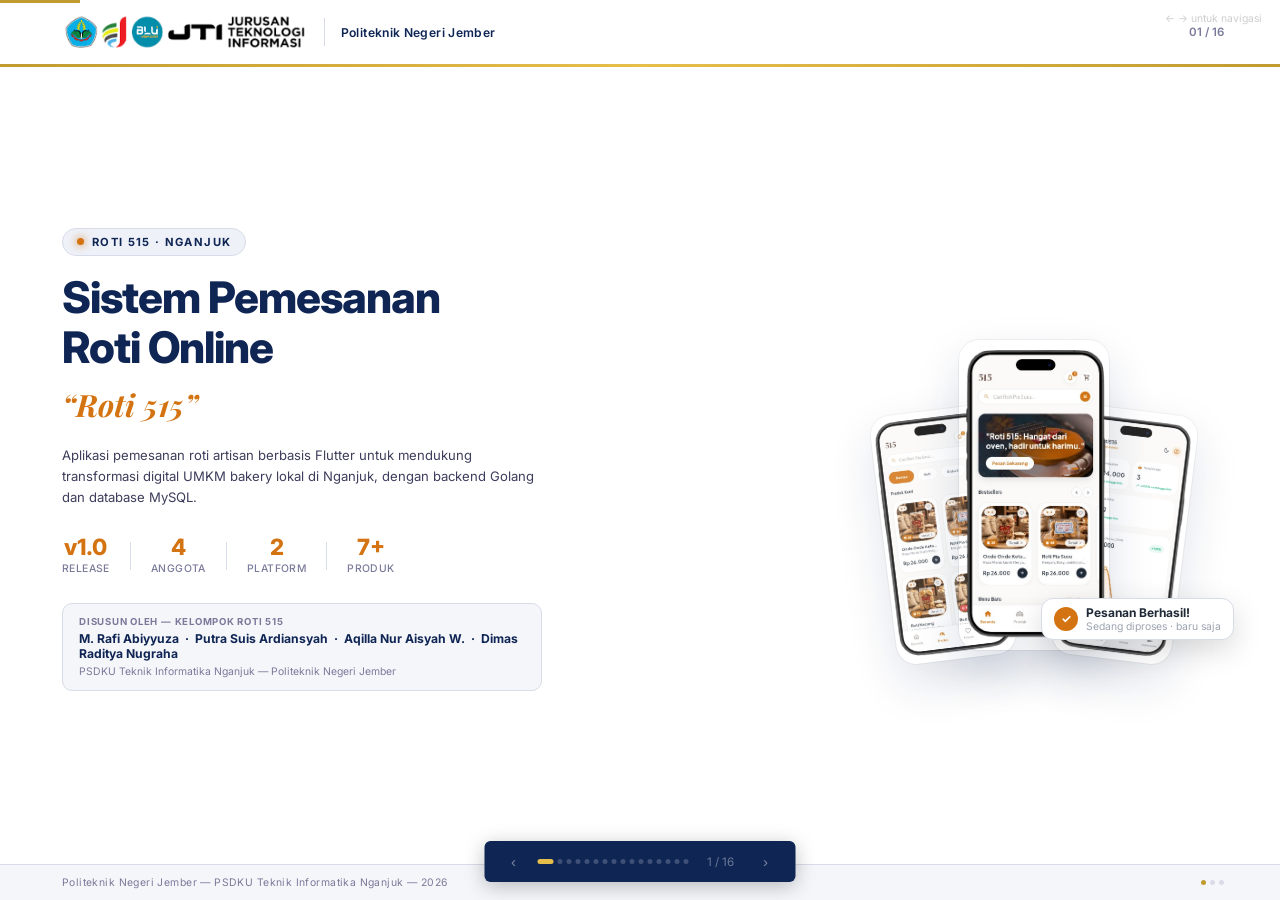
<file: docs/presentasi_roti515.html>
<!DOCTYPE html>
<html lang="id">
<head>
  <meta charset="UTF-8">
  <meta name="viewport" content="width=device-width, initial-scale=1.0">
  <title>Roti 515 — Presentasi Proyek | Politeknik Negeri Jember</title>
  <link href="https://fonts.googleapis.com/css2?family=Inter:wght@300;400;500;600;700;800&family=Playfair+Display:ital,wght@0,700;0,800;1,700&display=swap" rel="stylesheet">
  <style>
    *, *::before, *::after { margin: 0; padding: 0; box-sizing: border-box; }

    :root {
      --navy:   #0F2554;
      --navy2:  #1A3A6E;
      --blue:   #1E5BBF;
      --gold:   #C09B30;
      --gold2:  #E8BE4A;
      --red:    #C0392B;
      --green:  #1A7A4A;
      --text:   #1A1A2E;
      --body:   #3D3D5C;
      --muted:  #7A7A9A;
      --line:   #D8DCE8;
      --bg:     #FFFFFF;
      --bg2:    #F5F6FA;
      --navy-bg:#EEF1F8;
    }

    html, body {
      width: 100%; height: 100%; overflow: hidden;
      background: #E8EAEF;
      font-family: 'Inter', 'Segoe UI', sans-serif;
      color: var(--text);
    }

    /* ─── SLIDE ENGINE ─── */
    .deck { width: 100%; height: 100%; position: relative; }
    .slide {
      position: absolute; inset: 0;
      opacity: 0; pointer-events: none;
      transition: opacity 0.4s ease, transform 0.4s ease;
      transform: translateX(32px);
      overflow: hidden;
      background: var(--bg);
    }
    .slide.active { opacity: 1; pointer-events: all; transform: translateX(0); }
    .slide.exit    { opacity: 0; transform: translateX(-32px); }

    /* ─── SLIDE SHELL ─── */
    .slide-inner {
      position: absolute; inset: 0;
      display: flex; flex-direction: column;
    }

    /* ─── LEFT ACCENT STRIP ─── */
    .strip {
      position: absolute; left: 0; top: 0; bottom: 0;
      width: 6px;
      background: linear-gradient(180deg, var(--navy) 0%, var(--blue) 60%, var(--gold) 100%);
      z-index: 5;
    }

    /* ─── SLIDE HEADER BAND ─── */
    .s-header {
      background: #FFFFFF;
      padding: 0 56px 0 62px;
      height: 64px;
      display: flex; align-items: center; gap: 16px;
      flex-shrink: 0; position: relative; z-index: 3;
    }
    .s-header-logo { height: 38px; }
    .s-header-sep { width: 1px; height: 28px; background: var(--line); }
    .s-header-jti { height: 30px; opacity: .95; }
    .s-header-title { font-size: .76rem; font-weight: 600; color: var(--navy); letter-spacing: .03em; }
    .s-header-right { margin-left: auto; display: flex; align-items: center; gap: 14px; }
    .s-header-num { font-size: .72rem; color: var(--muted); font-weight: 600; }

    /* ─── TOP GOLD RULE ─── */
    .gold-bar {
      height: 3px;
      background: linear-gradient(90deg, var(--gold) 0%, var(--gold2) 50%, var(--gold) 100%);
      flex-shrink: 0;
    }

    /* ─── SLIDE BODY ─── */
    .s-body {
      flex: 1; display: flex; flex-direction: column;
      padding: 36px 56px 36px 62px; overflow-y: auto; overflow-x: hidden; position: relative;
      min-height: 0;
    }
    .s-body::-webkit-scrollbar {
      width: 6px;
    }
    .s-body::-webkit-scrollbar-track {
      background: rgba(0, 0, 0, 0.02);
      border-radius: 3px;
    }
    .s-body::-webkit-scrollbar-thumb {
      background: rgba(15, 37, 84, 0.12);
      border-radius: 3px;
    }
    .s-body::-webkit-scrollbar-thumb:hover {
      background: rgba(212, 115, 17, 0.3);
    }
    .s-body-row { flex: 1; display: flex; gap: 36px; overflow: visible; }

    /* ─── SLIDE FOOTER ─── */
    .s-footer {
      height: 36px; background: var(--bg2);
      border-top: 1px solid var(--line);
      display: flex; align-items: center;
      padding: 0 56px 0 62px; flex-shrink: 0;
    }
    .s-footer span { font-size: .65rem; color: var(--muted); letter-spacing: .04em; }
    .s-footer-right { margin-left: auto; display: flex; gap: 4px; align-items: center; }
    .f-dot { width: 5px; height: 5px; border-radius: 50%; background: var(--line); }
    .f-dot.on { background: var(--gold); }

    /* ─── WATERMARK ─── */
    .wm {
      position: absolute; bottom: 48px; right: 46px;
      width: 120px; opacity: 0.08;
      pointer-events: none; z-index: 0;
    }

    /* ─── TYPOGRAPHY ─── */
    .label {
      font-size: .65rem; font-weight: 700; letter-spacing: .14em;
      text-transform: uppercase; color: var(--gold);
      margin-bottom: 8px; display: block;
    }
    .title-xl {
      font-family: 'Playfair Display', Georgia, serif;
      font-size: clamp(2rem, 4vw, 3.8rem);
      font-weight: 800; line-height: 1.15; color: var(--navy);
    }
    .title-xl em { font-style: italic; color: var(--blue); }
    .title-lg {
      font-family: 'Playfair Display', Georgia, serif;
      font-size: clamp(1.4rem, 2.5vw, 2.2rem);
      font-weight: 700; line-height: 1.2; color: var(--navy);
    }
    .title-sm {
      font-size: .95rem; font-weight: 700; color: var(--navy); line-height: 1.3;
    }
    .body-text { font-size: .85rem; line-height: 1.72; color: var(--body); }
    .muted { font-size: .78rem; color: var(--muted); }

    /* ─── DIVIDER ─── */
    .rule { width: 44px; height: 3px; background: var(--gold); margin: 10px 0 16px; border-radius: 2px; }
    .rule-full { width: 100%; height: 1px; background: var(--line); margin: 12px 0; }
    .rule-c { width: 44px; height: 3px; background: var(--gold); margin: 10px auto 16px; border-radius: 2px; }

    /* ─── SECTION LABEL BOX ─── */
    .sec-tag {
      display: inline-flex; align-items: center; gap: 8px;
      background: var(--navy-bg); border-left: 3px solid var(--navy);
      padding: 4px 12px; font-size: .7rem; font-weight: 700;
      color: var(--navy); letter-spacing: .08em; text-transform: uppercase;
      margin-bottom: 14px; border-radius: 0 3px 3px 0;
    }

    /* ─── TABLES ─── */
    .tbl { width: 100%; border-collapse: collapse; font-size: .8rem; }
    .tbl thead tr { background: var(--navy); }
    .tbl thead th { padding: 9px 14px; text-align: left; font-weight: 600; font-size: .73rem; color: #fff; letter-spacing: .04em; }
    .tbl tbody tr { border-bottom: 1px solid var(--line); }
    .tbl tbody tr:hover { background: var(--bg2); }
    .tbl tbody td { padding: 8px 14px; vertical-align: middle; color: var(--body); }
    .tbl tbody td:first-child { font-weight: 600; color: var(--navy); }
    .tbl-sm { font-size: .75rem; }
    .tbl-sm thead th { padding: 7px 12px; font-size: .7rem; }
    .tbl-sm tbody td { padding: 6px 12px; }

    /* ─── CARDS ─── */
    .card {
      background: var(--bg); border: 1px solid var(--line);
      border-radius: 6px; padding: 18px 16px;
      box-shadow: 0 1px 4px rgba(0,0,0,.05);
    }
    .card-navy {
      background: var(--navy); color: white;
      border-radius: 6px; padding: 18px 16px;
    }
    .card-accent {
      background: var(--bg); border: 1px solid var(--line);
      border-left: 4px solid var(--navy); border-radius: 0 6px 6px 0;
      padding: 16px 16px;
    }
    .card-gold {
      background: var(--bg); border: 1px solid #E8D98A;
      border-left: 4px solid var(--gold); border-radius: 0 6px 6px 0;
      padding: 16px 16px;
    }
    .card-green {
      background: #F0FAF5; border: 1px solid #A7D7B8;
      border-left: 4px solid var(--green); border-radius: 0 6px 6px 0;
      padding: 16px 16px;
    }
    .card h4 { font-size: .85rem; font-weight: 700; color: var(--navy); margin-bottom: 7px; }
    .card-navy h4 { color: rgba(255,255,255,.8); }
    .card p, .card li { font-size: .78rem; color: var(--body); line-height: 1.65; }
    .card-navy p { color: rgba(255,255,255,.65); }

    /* ─── BADGE ─── */
    .badge { display: inline-block; padding: 2px 9px; border-radius: 3px; font-size: .67rem; font-weight: 700; letter-spacing: .03em; }
    .b-navy   { background: var(--navy-bg); color: var(--navy); }
    .b-blue   { background: #DBEAFE; color: #1E3A8A; }
    .b-green  { background: #D1FAE5; color: #065F46; }
    .b-gold   { background: #FEF3C7; color: #78350F; }
    .b-purple { background: #EDE9FE; color: #4C1D95; }
    .b-red    { background: #FEE2E2; color: #7F1D1D; }
    .b-method-get  { background: #D1FAE5; color: #065F46; font-family: monospace; }
    .b-method-post { background: #DBEAFE; color: #1E3A8A; font-family: monospace; }
    .b-method-put  { background: #FEF3C7; color: #78350F; font-family: monospace; }
    .b-method-del  { background: #FEE2E2; color: #7F1D1D; font-family: monospace; }

    /* ─── BULLET LIST ─── */
    .bl { list-style: none; display: flex; flex-direction: column; gap: 8px; }
    .bl li { display: flex; gap: 10px; font-size: .82rem; color: var(--body); line-height: 1.55; }
    .bl li::before { content: ''; width: 6px; height: 6px; border-radius: 50%; background: var(--gold); flex-shrink: 0; margin-top: 6px; }
    .bl-sm li { font-size: .76rem; gap: 8px; }
    .bl-sm li::before { width: 5px; height: 5px; margin-top: 5px; }

    /* ─── GRIDS ─── */
    .g2 { display: grid; grid-template-columns: 1fr 1fr; gap: 16px; }
    .g3 { display: grid; grid-template-columns: repeat(3,1fr); gap: 14px; }
    .g4 { display: grid; grid-template-columns: repeat(4,1fr); gap: 13px; }

    /* ─── STAT / KPI ─── */
    .kpi { text-align: center; padding: 18px 14px; border: 1px solid var(--line); border-radius: 6px; background: var(--bg2); }
    .kpi-num { display: block; font-family: 'Playfair Display', serif; font-size: 2.2rem; font-weight: 800; color: var(--navy); line-height: 1; }
    .kpi-lbl { display: block; font-size: .67rem; font-weight: 600; color: var(--muted); text-transform: uppercase; letter-spacing: .1em; margin-top: 5px; }
    .kpi-sep { width: 1px; background: var(--line); }

    /* ─── UML FRAME ─── */
    .uml-frame {
      background: white;
      border: 1px solid var(--line);
      border-radius: 5px;
      padding: 8px;
      box-shadow: 0 2px 8px rgba(0,0,0,.07);
      display: flex;
      flex-direction: column;
      min-height: 0;
      flex: 1;
    }
    .uml-frame img {
      width: 100% !important;
      height: 0 !important;
      flex: 1 !important;
      min-height: 0 !important;
      object-fit: contain !important;
      display: block !important;
      border-radius: 3px;
    }
    .uml-cap {
      font-size: .67rem;
      color: var(--muted);
      text-align: center;
      margin-top: 6px;
      font-style: italic;
      padding-bottom: 2px;
      flex-shrink: 0;
    }

    /* ─── PHONE MOCKUP ─── */
    .phone { border-radius: 20px; overflow: hidden; box-shadow: 0 12px 32px rgba(0,0,0,.2), 0 0 0 1px rgba(0,0,0,.06); flex-shrink: 0; }
    .phone img { display: block; width: 100%; }

    /* ─── ARCHITECTURE BOX ─── */
    .arch-box {
      border: 1px solid var(--line); border-radius: 6px;
      padding: 14px 12px; background: var(--bg2); text-align: center;
    }
    .arch-box-title { font-size: .62rem; font-weight: 700; letter-spacing: .1em; text-transform: uppercase; color: var(--muted); margin-bottom: 10px; padding-bottom: 8px; border-bottom: 1px solid var(--line); }
    .arch-row { display: flex; flex-direction: column; gap: 6px; }
    .arch-item { background: white; border: 1px solid var(--line); border-radius: 4px; padding: 7px 10px; font-size: .73rem; font-weight: 600; color: var(--navy); }
    .arch-arrow { display: flex; flex-direction: column; align-items: center; justify-content: center; gap: 2px; }
    .arch-arrow-lbl { font-size: .58rem; color: var(--muted); text-align: center; }
    .arch-arrow-icon { font-size: 1rem; color: var(--gold); }

    /* ─── COL PANEL ─── */
    .col-left { flex: 1; min-width: 0; display: flex; flex-direction: column; }
    .col-right { flex-shrink: 0; display: flex; flex-direction: column; }

    /* ─── COVER DECORATIONS ─── */
    .cover-accent {
      position: absolute; right: 0; top: 0; bottom: 0; width: 340px;
      background: linear-gradient(180deg, var(--navy) 0%, var(--navy2) 100%);
      z-index: 1;
    }
    .cover-accent-pattern {
      position: absolute; right: 0; top: 0; bottom: 0; width: 340px;
      z-index: 2; overflow: hidden;
    }
    .cover-stripe { position: absolute; background: rgba(255,255,255,.04); }

    /* ─── PROGRESS BAR ─── */
    .progress { position: fixed; top: 0; left: 0; height: 3px; background: var(--gold); transition: width .4s; z-index: 1000; }

    /* ─── NAV ─── */
    .nav {
      position: fixed; bottom: 18px; left: 50%; transform: translateX(-50%);
      display: flex; align-items: center; gap: 10px;
      background: var(--navy); border-radius: 6px; padding: 7px 16px;
      z-index: 999; box-shadow: 0 4px 20px rgba(0,0,0,.25);
    }
    .nav-btn { background: transparent; border: none; color: rgba(255,255,255,.45); cursor: pointer; padding: 5px 11px; border-radius: 3px; font-size: 15px; transition: all .2s; }
    .nav-btn:hover { background: rgba(255,255,255,.12); color: white; }
    .nav-counter { font-size: .73rem; color: rgba(255,255,255,.38); min-width: 44px; text-align: center; }
    .nav-dots { display: flex; gap: 4px; }
    .nav-dot { width: 5px; height: 5px; border-radius: 50%; background: rgba(255,255,255,.2); cursor: pointer; transition: all .25s; }
    .nav-dot.on { width: 16px; background: var(--gold2); border-radius: 3px; }

    .hint { position: fixed; top: 12px; right: 18px; font-size: .65rem; color: rgba(0,0,0,.2); z-index: 100; }

    /* ─── HELPERS ─── */
    .mt-2 { margin-top: 8px; }
    .mt-3 { margin-top: 12px; }
    .mt-4 { margin-top: 16px; }
    .flex-col { display: flex; flex-direction: column; }
    .gap-2 { gap: 8px; }
    .gap-3 { gap: 12px; }
    .gap-4 { gap: 16px; }
    .w-full { width: 100%; }
    .flex-1 { flex: 1; }
    .min-0 { min-height: 0; }
    .align-center { align-items: center; }
    .justify-center { justify-content: center; }
    .text-center { text-align: center; }

    /* ─── TOC ITEM ─── */
    .toc-item { display: flex; align-items: center; gap: 12px; padding: 10px 14px; border: 1px solid var(--line); border-radius: 5px; background: var(--bg2); }
    .toc-num { width: 26px; height: 26px; background: var(--navy); color: var(--gold2); border-radius: 3px; display: flex; align-items: center; justify-content: center; font-size: .72rem; font-weight: 800; flex-shrink: 0; }
    .toc-item h4 { font-size: .82rem; font-weight: 600; color: var(--navy); }
    .toc-item p  { font-size: .72rem; color: var(--muted); margin-top: 1px; }

    /* ─── TEAM CARD ─── */
    .team-card { border: 1px solid var(--line); border-radius: 6px; padding: 18px 14px; text-align: center; background: var(--bg); }
    .team-avatar { width: 52px; height: 52px; border-radius: 50%; background: var(--navy); color: var(--gold2); display: flex; align-items: center; justify-content: center; font-family: 'Playfair Display',serif; font-size: 1.2rem; font-weight: 700; margin: 0 auto 12px; }
    .team-card h4 { font-size: .85rem; font-weight: 700; color: var(--navy); margin-bottom: 5px; }
    .team-card p  { font-size: .73rem; color: var(--muted); line-height: 1.5; margin-top: 8px; }

    /* ─── INFO ROW ─── */
    .info-row { display: flex; align-items: flex-start; gap: 10px; padding: 9px 0; border-bottom: 1px solid var(--line); }
    .info-row:last-child { border-bottom: none; }
    .info-key { font-size: .75rem; font-weight: 600; color: var(--muted); min-width: 140px; }
    .info-val { font-size: .78rem; color: var(--navy); font-weight: 500; }

    /* ─── PAGE TITLE BLOCK ─── */
    .page-title { margin-bottom: 18px; }

    /* Mockup stack (Light theme) */
    .mockup-stack {
      display: flex;
      align-items: flex-end;
      justify-content: center;
      position: relative;
      width: 100%;
      height: 380px;
    }
    .mockup {
      border-radius: 20px;
      overflow: hidden;
      box-shadow: 0 20px 45px rgba(15, 37, 84, 0.15), 0 0 0 1px rgba(0, 0, 0, 0.05);
      transition: transform 0.4s ease;
    }
    .mockup img {
      width: 100%; height: 100%;
      object-fit: cover;
      display: block;
    }
    .mockup-center {
      width: 150px; height: 310px;
      position: relative; z-index: 3;
    }
    .mockup-left {
      width: 120px; height: 250px;
      position: absolute;
      left: 10%; bottom: 0; z-index: 1;
      transform: rotate(-7deg) translateY(10px);
      opacity: 0.85;
    }
    .mockup-right {
      width: 120px; height: 250px;
      position: absolute;
      right: 10%; bottom: 0; z-index: 1;
      transform: rotate(7deg) translateY(10px);
      opacity: 0.85;
    }

    /* ─── PRINT / PDF EXPORT STYLES ─── */
    @page {
      size: A4 landscape;
      margin: 0;
    }
    @media print {
      html, body {
        width: 100% !important;
        height: auto !important;
        overflow: visible !important;
        background: #FFFFFF !important;
        -webkit-print-color-adjust: exact !important;
        print-color-adjust: exact !important;
      }
      .progress, .hint, .nav {
        display: none !important;
      }
      .deck {
        width: 100% !important;
        height: auto !important;
        position: relative !important;
        overflow: visible !important;
      }
      .slide {
        position: relative !important;
        inset: auto !important;
        width: 100% !important;
        height: 100vh !important;
        min-height: 100vh !important;
        opacity: 1 !important;
        pointer-events: all !important;
        transform: none !important;
        display: block !important;
        page-break-after: always !important;
        break-after: page !important;
        overflow: hidden !important;
        background: #FFFFFF !important;
      }
      .slide-inner {
        position: relative !important;
        inset: auto !important;
        width: 100% !important;
        height: 100vh !important;
        display: flex !important;
        flex-direction: column !important;
        overflow: hidden !important;
      }
      .s-body {
        height: calc(100vh - 120px) !important;
        overflow: hidden !important;
        padding: 24px 56px 24px 62px !important;
        display: flex !important;
        flex-direction: column !important;
      }
      .s-body-row {
        height: 100% !important;
        min-height: 0 !important;
        overflow: hidden !important;
        display: flex !important;
        flex-direction: row !important;
        flex-wrap: nowrap !important;
      }
      .uml-frame {
        max-height: 50vh !important;
        flex: 1 !important;
        min-width: 0 !important;
      }
      .uml-frame img {
        width: auto !important;
        height: auto !important;
        max-width: 100% !important;
        max-height: 42vh !important;
        object-fit: contain !important;
        margin: 0 auto !important;
      }
    }
  </style>
</head>
<body>
<div class="progress" id="prog"></div>
<div class="hint">&#8592; &#8594; untuk navigasi</div>

<div class="deck" id="deck">


<!-- ══════════════════════════
  SLIDE 01 — COVER
══════════════════════════ -->
<div class="slide active" id="s0">
  <div class="slide-inner">
    <div class="s-header" style="z-index:10;">
      <img src="logo_polije.png" alt="Polije" class="s-header-logo">
      <div class="s-header-sep"></div>
      <span class="s-header-title">Politeknik Negeri Jember</span>
      <div class="s-header-right"><span class="s-header-num">01 / 16</span></div>
    </div>
    <div class="gold-bar"></div>

    <div class="s-body" style="padding-top:24px;">
      <div class="s-body-row" style="align-items: center;">
        <div class="col-left" style="justify-content: center; gap: 8px;">
          <!-- Badge -->
          <div style="display: inline-flex; align-self: flex-start; align-items: center; gap: 8px; background: var(--navy-bg); border: 1px solid var(--line); border-radius: 50px; padding: 6px 14px; font-size: 0.7rem; font-weight: 700; letter-spacing: 0.12em; color: var(--navy); text-transform: uppercase; margin-bottom: 8px;">
            <span style="width: 7px; height: 7px; border-radius: 50%; background: #D47311; box-shadow: 0 0 8px #D47311;"></span>
            ROTI 515 &middot; NGANJUK
          </div>

          <h1 style="color: var(--navy); font-family: 'Plus Jakarta Sans', 'Inter', sans-serif; font-size: clamp(1.8rem, 3.4vw, 2.8rem); font-weight: 800; line-height: 1.15; letter-spacing: -1px; margin-bottom: 4px;">
            Sistem Pemesanan<br>Roti Online
          </h1>
          <h2 style="font-family: 'Playfair Display', 'Lora', serif; font-style: italic; font-weight: 700; font-size: clamp(1.4rem, 2.4vw, 2.2rem); color: #D47311; margin-bottom: 12px;">
            &ldquo;Roti 515&rdquo;
          </h2>
          <p style="font-size: .82rem; line-height: 1.6; color: var(--body); max-width: 480px; margin-bottom: 20px;">
            Aplikasi pemesanan roti artisan berbasis Flutter untuk mendukung transformasi digital UMKM bakery lokal di Nganjuk, dengan backend Golang dan database MySQL.
          </p>

          <!-- Stats Row -->
          <div style="display:flex; align-items:center; gap:20px; margin-bottom:20px;">
            <div style="text-align:center;">
              <span style="display:block; font-size:1.4rem; font-weight:800; color:#D47311; line-height:1;">v1.0</span>
              <span style="font-size:0.65rem; color:var(--muted); font-weight:500; letter-spacing:0.04em; text-transform:uppercase; margin-top:4px; display:block;">Release</span>
            </div>
            <div style="width:1px; height:28px; background:var(--line);"></div>
            <div style="text-align:center;">
              <span style="display:block; font-size:1.4rem; font-weight:800; color:#D47311; line-height:1;">4</span>
              <span style="font-size:0.65rem; color:var(--muted); font-weight:500; letter-spacing:0.04em; text-transform:uppercase; margin-top:4px; display:block;">Anggota</span>
            </div>
            <div style="width:1px; height:28px; background:var(--line);"></div>
            <div style="text-align:center;">
              <span style="display:block; font-size:1.4rem; font-weight:800; color:#D47311; line-height:1;">2</span>
              <span style="font-size:0.65rem; color:var(--muted); font-weight:500; letter-spacing:0.04em; text-transform:uppercase; margin-top:4px; display:block;">Platform</span>
            </div>
            <div style="width:1px; height:28px; background:var(--line);"></div>
            <div style="text-align:center;">
              <span style="display:block; font-size:1.4rem; font-weight:800; color:#D47311; line-height:1;">7+</span>
              <span style="font-size:0.65rem; color:var(--muted); font-weight:500; letter-spacing:0.04em; text-transform:uppercase; margin-top:4px; display:block;">Produk</span>
            </div>
          </div>

          <!-- Disusun Oleh -->
          <div style="border:1px solid var(--line); border-radius:10px; padding:12px 16px; background:var(--bg2); max-width: 480px;">
            <div style="font-size:.6rem; font-weight:700; color:var(--muted); letter-spacing:.08em; text-transform:uppercase; margin-bottom:4px;">Disusun Oleh &mdash; Kelompok Roti 515</div>
            <div style="font-size:.76rem; font-weight:700; color:var(--navy);">M. Rafi Abiyyuza &nbsp;&middot;&nbsp; Putra Suis Ardiansyah &nbsp;&middot;&nbsp; Aqilla Nur Aisyah W. &nbsp;&middot;&nbsp; Dimas Raditya Nugraha</div>
            <div style="font-size:.65rem; color:var(--muted); margin-top:4px;">PSDKU Teknik Informatika Nganjuk &mdash; Politeknik Negeri Jember</div>
          </div>
        </div>

        <div class="col-right" style="width: 380px; display: flex; align-items: center; justify-content: center; position: relative;">
          <div class="mockup-stack">
            <!-- Back-left phone -->
            <div class="mockup mockup-left">
              <img src="produk_pelanggan.png" alt="Katalog Produk">
            </div>
            <!-- Center main phone -->
            <div class="mockup mockup-center">
              <img src="home.png" alt="Beranda Aplikasi">
            </div>
            <!-- Back-right phone -->
            <div class="mockup mockup-right">
              <img src="dashboard_admin.png" alt="Dashboard Admin">
            </div>

            <!-- Floating notification -->
            <div style="position: absolute; bottom: 10px; right: -10px; background: #FFFFFF; border-radius: 12px; padding: 6px 12px; display: flex; align-items: center; gap: 8px; box-shadow: 0 10px 30px rgba(0,0,0,0.15); z-index: 10; min-width: 170px; border: 1px solid var(--line);">
              <div style="background: #D47311; color: #FFFFFF; width: 24px; height: 24px; border-radius: 50%; display: flex; align-items: center; justify-content: center; font-size: 0.75rem; flex-shrink: 0; font-weight: 700;">
                ✓
              </div>
              <div style="text-align: left;">
                <div style="font-size: 0.75rem; font-weight: 700; color: #1F2937;">Pesanan Berhasil!</div>
                <div style="font-size: 0.65rem; color: #9CA3AF;">Sedang diproses &middot; baru saja</div>
              </div>
            </div>
          </div>
        </div>
      </div>
    </div>

    <div class="s-footer">
      <span>Politeknik Negeri Jember &mdash; PSDKU Teknik Informatika Nganjuk &mdash; 2026</span>
      <div class="s-footer-right"><div class="f-dot on"></div><div class="f-dot"></div><div class="f-dot"></div></div>
    </div>
  </div>
</div>


<!-- ══════════════════════════
  SLIDE 02 — DAFTAR ISI
══════════════════════════ -->
<div class="slide" id="s1">
  <div class="slide-inner">
    <div class="strip"></div>
    <div class="s-header">
      <img src="logo_polije.png" alt="Polije" class="s-header-logo">

      <div class="s-header-sep"></div>
      <span class="s-header-title">Sistem Pemesanan Roti 515</span>
      <div class="s-header-right"><span class="s-header-num">02 / 16</span></div>
    </div>
    <div class="gold-bar"></div>
    <div class="s-body">
      <img src="logo_polije.png" class="wm" alt="">
      <div class="page-title">
        <span class="label">Agenda Presentasi</span>
        <h2 class="title-lg">Daftar Isi</h2>
        <div class="rule"></div>
      </div>
      <div class="g2 flex-1">
        <div class="flex-col gap-3">
          <div class="toc-item"><div class="toc-num">01</div><div><h4>Latar Belakang</h4><p>Permasalahan dan motivasi pengembangan</p></div></div>
          <div class="toc-item"><div class="toc-num">02</div><div><h4>Profil Tim Pengembang</h4><p>Anggota dan pembagian peran</p></div></div>
          <div class="toc-item"><div class="toc-num">03</div><div><h4>Fitur dan Hak Akses</h4><p>Fungsionalitas sistem per role pengguna</p></div></div>
          <div class="toc-item"><div class="toc-num">04</div><div><h4>Diagram Use Case</h4><p>Interaksi aktor dengan sistem</p></div></div>
          <div class="toc-item"><div class="toc-num">05</div><div><h4>Diagram Kelas</h4><p>Struktur entitas dan relasi antar kelas</p></div></div>
          <div class="toc-item"><div class="toc-num">06</div><div><h4>Diagram Sequence &amp; Activity</h4><p>Alur proses dan interaksi sistem</p></div></div>
          <div class="toc-item"><div class="toc-num">07</div><div><h4>ERD Konseptual</h4><p>Hubungan logis tingkat tinggi antar entitas data</p></div></div>
        </div>
        <div class="flex-col gap-3">
          <div class="toc-item"><div class="toc-num">08</div><div><h4>Skema Relasional</h4><p>Struktur tabel fisik dan relasi antar tabel</p></div></div>
          <div class="toc-item"><div class="toc-num">09</div><div><h4>Basis Data / Database</h4><p>Implementasi fisik database MySQL</p></div></div>
          <div class="toc-item"><div class="toc-num">10</div><div><h4>Arsitektur Sistem</h4><p>Infrastruktur, tech stack, dan endpoint API</p></div></div>
          <div class="toc-item"><div class="toc-num">11</div><div><h4>Tampilan Aplikasi Customer</h4><p>Screenshot antarmuka pengguna akhir</p></div></div>
          <div class="toc-item"><div class="toc-num">12</div><div><h4>Tampilan Panel Admin</h4><p>Dashboard dan manajemen data</p></div></div>
          <div class="toc-item"><div class="toc-num">13</div><div><h4>Teknologi yang Digunakan</h4><p>Stack lengkap dan dependensi utama</p></div></div>
          <div class="toc-item"><div class="toc-num">14</div><div><h4>Kesimpulan dan Penutup</h4><p>Capaian dan rencana pengembangan lanjutan</p></div></div>
        </div>
      </div>
    </div>
    <div class="s-footer"><span>Politeknik Negeri Jember &mdash; 2026</span></div>
  </div>
</div>


<!-- ══════════════════════════
  SLIDE 03 — LATAR BELAKANG
══════════════════════════ -->
<div class="slide" id="s2">
  <div class="slide-inner">
    <div class="strip"></div>
    <div class="s-header">
      <img src="logo_polije.png" alt="Polije" class="s-header-logo">

      <div class="s-header-sep"></div>
      <span class="s-header-title">Sistem Pemesanan Roti 515</span>
      <div class="s-header-right"><span class="s-header-num">03 / 16</span></div>
    </div>
    <div class="gold-bar"></div>
    <div class="s-body">
      <img src="logo_polije.png" class="wm" alt="">
      <div class="page-title">
        <span class="label">01 &mdash; Pendahuluan</span>
        <h2 class="title-lg">Latar Belakang</h2>
        <div class="rule"></div>
      </div>
      <div class="s-body-row">
        <div class="col-left">
          <p class="body-text" style="margin-bottom:18px;">Perkembangan teknologi informasi membuka peluang besar bagi UMKM untuk memperluas jangkauan pasar dan meningkatkan efisiensi operasional secara signifikan.</p>
          <div class="card-gold" style="margin-bottom:14px;">
            <div class="title-sm" style="margin-bottom:6px;">Kondisi Terkini Roti 515</div>
            <p class="body-text" style="font-size:.8rem;">Roti 515 merupakan UMKM bakery lokal di Nganjuk yang selama ini masih mengandalkan pemesanan secara manual melalui tatap muka maupun pesan singkat tanpa sistem yang terstruktur.</p>
          </div>
          <div class="flex-col gap-3">
            <div class="card-accent"><div class="title-sm" style="margin-bottom:6px;">Pemesanan Manual Tidak Terstruktur</div><p class="body-text" style="font-size:.78rem;">Tidak ada konfirmasi otomatis, berisiko miskomunikasi dan kehilangan data pesanan dari pelanggan.</p></div>
            <div class="card-accent"><div class="title-sm" style="margin-bottom:6px;">Tidak Ada Pencatatan Data yang Sistematis</div><p class="body-text" style="font-size:.78rem;">Admin kesulitan memantau stok, tren penjualan, dan riwayat transaksi secara akurat dan real-time.</p></div>
          </div>
        </div>
        <div class="col-right" style="width:260px;gap:12px;">
          <div class="card-green">
            <div class="title-sm" style="margin-bottom:8px;color:var(--green);">Solusi yang Dihadirkan</div>
            <ul class="bl bl-sm">
              <li>Aplikasi mobile Android dan Web terintegrasi</li>
              <li>Pemesanan daring dengan konfirmasi otomatis</li>
              <li>Notifikasi status pesanan real-time</li>
              <li>Dashboard manajemen stok dan analitik</li>
              <li>Backend Golang berkinerja tinggi</li>
              <li>Database MySQL terstruktur</li>
            </ul>
          </div>
          <div class="card" style="background:var(--navy-bg);border-color:var(--navy);">
            <div class="title-sm" style="margin-bottom:8px;">Tujuan Pengembangan</div>
            <ul class="bl bl-sm">
              <li>Meningkatkan efisiensi operasional UMKM</li>
              <li>Memperluas jangkauan pelanggan secara digital</li>
              <li>Menyediakan data analitik bisnis akurat</li>
              <li>Meningkatkan kredibilitas dan citra toko</li>
            </ul>
          </div>
        </div>
      </div>
    </div>
    <div class="s-footer"><span>Politeknik Negeri Jember &mdash; 2026</span></div>
  </div>
</div>


<!-- ══════════════════════════
  SLIDE 04 — TIM
══════════════════════════ -->
<div class="slide" id="s3">
  <div class="slide-inner">
    <div class="strip"></div>
    <div class="s-header">
      <img src="logo_polije.png" alt="Polije" class="s-header-logo">

      <div class="s-header-sep"></div>
      <span class="s-header-title">Sistem Pemesanan Roti 515</span>
      <div class="s-header-right"><span class="s-header-num">04 / 16</span></div>
    </div>
    <div class="gold-bar"></div>
    <div class="s-body">
      <img src="logo_polije.png" class="wm" alt="">
      <div class="page-title">
        <span class="label">02 &mdash; Tim Pengembang</span>
        <h2 class="title-lg">Profil Tim</h2>
        <div class="rule"></div>
      </div>
      <div class="g4" style="margin-bottom:18px;">
        <div class="team-card"><div class="team-avatar">RA</div><h4>M. Rafi Abiyyuza</h4><span class="badge b-navy" style="display:inline-block;margin-top:4px;">Project Manager</span><p>Project Management &middot; System Architecture &middot; Cloud Deployment</p></div>
        <div class="team-card"><div class="team-avatar">PS</div><h4>Putra Suis Ardiansyah</h4><span class="badge b-gold" style="display:inline-block;margin-top:4px;">UI/UX Designer</span><p>UI/UX Design &middot; Prototyping &middot; Visual Identity</p></div>
        <div class="team-card"><div class="team-avatar">AN</div><h4>Aqilla Nur Aisyah W.</h4><span class="badge b-purple" style="display:inline-block;margin-top:4px;">Programmer</span><p>Flutter Development &middot; Backend Integration &middot; Database Design</p></div>
        <div class="team-card"><div class="team-avatar">DR</div><h4>Dimas Raditya Nugraha</h4><span class="badge b-blue" style="display:inline-block;margin-top:4px;">Tester</span><p>System Testing &middot; Bug Tracking &middot; Documentation &middot; Laporan</p></div>
      </div>
      <div class="rule-full"></div>
      <div class="g2" style="gap:24px;">
        <div>
          <div class="info-row"><span class="info-key">Program Studi</span><span class="info-val">Teknik Informatika (PSDKU Nganjuk)</span></div>
          <div class="info-row"><span class="info-key">Institusi</span><span class="info-val">Politeknik Negeri Jember</span></div>
          <div class="info-row"><span class="info-key">Jurusan</span><span class="info-val">Jurusan Teknologi Informasi (JTI)</span></div>
        </div>
        <div>
          <div class="info-row"><span class="info-key">Mata Kuliah</span><span class="info-val">Manajemen Proyek Perangkat Lunak</span></div>
          <div class="info-row"><span class="info-key">Tahun Akademik</span><span class="info-val">2025 / 2026</span></div>
          <div class="info-row"><span class="info-key">Versi Rilis</span><span class="info-val">v1.0.0-Stable &nbsp;<span class="badge b-green">Production</span></span></div>
        </div>
      </div>
    </div>
    <div class="s-footer"><span>Politeknik Negeri Jember &mdash; PSDKU Teknik Informatika Nganjuk &mdash; 2026</span></div>
  </div>
</div>


<!-- ══════════════════════════
  SLIDE 05 — FITUR & HAK AKSES
══════════════════════════ -->
<div class="slide" id="s4">
  <div class="slide-inner">
    <div class="strip"></div>
    <div class="s-header">
      <img src="logo_polije.png" alt="Polije" class="s-header-logo">

      <div class="s-header-sep"></div>
      <span class="s-header-title">Sistem Pemesanan Roti 515</span>
      <div class="s-header-right"><span class="s-header-num">05 / 16</span></div>
    </div>
    <div class="gold-bar"></div>
    <div class="s-body">
      <img src="logo_polije.png" class="wm" alt="">
      <div class="page-title">
        <span class="label">03 &mdash; Fungsionalitas Sistem</span>
        <h2 class="title-lg">Fitur dan Hak Akses</h2>
        <div class="rule"></div>
      </div>
      <div class="g2 flex-1" style="gap:24px;">
        <div>
          <div style="display:inline-flex;align-items:center;gap:8px;background:var(--navy);color:white;padding:5px 14px;border-radius:4px;font-size:.73rem;font-weight:700;letter-spacing:.05em;margin-bottom:10px;">ROLE: CUSTOMER</div>
          <table class="tbl tbl-sm">
            <thead><tr><th>No.</th><th>Fitur</th><th>Keterangan</th></tr></thead>
            <tbody>
              <tr><td>1</td><td>Registrasi dan Login</td><td>Email/password dan Google SSO</td></tr>
              <tr><td>2</td><td>Katalog Produk</td><td>Jelajahi menu dengan foto dan harga</td></tr>
              <tr><td>3</td><td>Keranjang Belanja</td><td>Tambah, kurangi, dan hapus item</td></tr>
              <tr><td>4</td><td>Checkout</td><td>Pilih metode bayar dan jadwal ambil</td></tr>
              <tr><td>5</td><td>Riwayat Pesanan</td><td>Lacak status dan batalkan pesanan</td></tr>
              <tr><td>6</td><td>Notifikasi</td><td>Pembaruan status pesanan real-time</td></tr>
              <tr><td>7</td><td>Profil Pengguna</td><td>Edit data diri, foto, dan alamat</td></tr>
            </tbody>
          </table>
        </div>
        <div>
          <div style="display:inline-flex;align-items:center;gap:8px;background:var(--gold);color:white;padding:5px 14px;border-radius:4px;font-size:.73rem;font-weight:700;letter-spacing:.05em;margin-bottom:10px;">ROLE: ADMIN</div>
          <table class="tbl tbl-sm">
            <thead><tr><th>No.</th><th>Fitur</th><th>Keterangan</th></tr></thead>
            <tbody>
              <tr><td>1</td><td>Dashboard Statistik</td><td>Grafik penjualan dan ringkasan harian</td></tr>
              <tr><td>2</td><td>Manajemen Produk</td><td>CRUD produk, upload gambar, stok</td></tr>
              <tr><td>3</td><td>Kelola Pesanan</td><td>Konfirmasi dan ubah status pesanan</td></tr>
              <tr><td>4</td><td>Manajemen Pengguna</td><td>Lihat dan kelola akun pelanggan</td></tr>
              <tr><td>5</td><td>Profil Admin</td><td>Edit informasi profil dan toko</td></tr>
              <tr><td>6</td><td>Indikator Stok Rendah</td><td>Peringatan stok mendekati habis</td></tr>
            </tbody>
          </table>
        </div>
      </div>
    </div>
    <div class="s-footer"><span>Politeknik Negeri Jember &mdash; 2026</span></div>
  </div>
</div>


<!-- ══════════════════════════
  SLIDE 06 — USE CASE
══════════════════════════ -->
<div class="slide" id="s5">
  <div class="slide-inner">
    <div class="strip"></div>
    <div class="s-header">
      <img src="logo_polije.png" alt="Polije" class="s-header-logo">

      <div class="s-header-sep"></div>
      <span class="s-header-title">Sistem Pemesanan Roti 515</span>
      <div class="s-header-right"><span class="s-header-num">06 / 16</span></div>
    </div>
    <div class="gold-bar"></div>
    <div class="s-body">
      <img src="logo_polije.png" class="wm" alt="">
      <div class="page-title">
        <span class="label">04 &mdash; Pemodelan UML</span>
        <h2 class="title-lg">Diagram Use Case</h2>
        <div class="rule"></div>
      </div>
      <div class="s-body-row">
        <div class="uml-frame flex-1 min-0">
          <img src="uml_usecase.png" alt="Use Case Diagram">
          <div class="uml-cap">Gambar 1. Use Case Diagram Sistem Roti 515</div>
        </div>
        <div style="width:220px;flex-shrink:0;display:flex;flex-direction:column;gap:12px;">
          <div class="card-accent">
            <div class="title-sm" style="margin-bottom:8px;">Aktor: Customer</div>
            <ul class="bl bl-sm"><li>Registrasi dan Login</li><li>Melihat katalog produk</li><li>Melakukan pemesanan</li><li>Melacak status pesanan</li><li>Membatalkan pesanan</li><li>Mengelola profil</li></ul>
          </div>
          <div class="card-gold">
            <div class="title-sm" style="margin-bottom:8px;">Aktor: Admin</div>
            <ul class="bl bl-sm"><li>Mengelola produk dan stok</li><li>Memproses pesanan</li><li>Melihat statistik</li><li>Mengelola pengguna</li></ul>
          </div>
        </div>
      </div>
    </div>
    <div class="s-footer"><span>Politeknik Negeri Jember &mdash; 2026</span></div>
  </div>
</div>


<!-- ══════════════════════════
  SLIDE 07 — CLASS DIAGRAM
══════════════════════════ -->
<div class="slide" id="s6">
  <div class="slide-inner">
    <div class="strip"></div>
    <div class="s-header">
      <img src="logo_polije.png" alt="Polije" class="s-header-logo">

      <div class="s-header-sep"></div>
      <span class="s-header-title">Sistem Pemesanan Roti 515</span>
      <div class="s-header-right"><span class="s-header-num">07 / 16</span></div>
    </div>
    <div class="gold-bar"></div>
    <div class="s-body">
      <img src="logo_polije.png" class="wm" alt="">
      <div class="page-title">
        <span class="label">05 &mdash; Pemodelan UML</span>
        <h2 class="title-lg">Diagram Kelas</h2>
        <div class="rule"></div>
      </div>
      <p class="body-text" style="margin-bottom:14px;max-width:680px;">Class Diagram menampilkan struktur entitas utama pada sistem, mencakup atribut, metode, dan relasi antar kelas yang membentuk arsitektur perangkat lunak Roti 515.</p>
      <div class="uml-frame flex-1 min-0">
        <img src="uml_class.png" alt="Class Diagram">
        <div class="uml-cap">Gambar 2. Class Diagram Sistem Roti 515</div>
      </div>
    </div>
    <div class="s-footer"><span>Politeknik Negeri Jember &mdash; 2026</span></div>
  </div>
</div>


<!-- ══════════════════════════
  SLIDE 08 — SEQUENCE & ACTIVITY
══════════════════════════ -->
<div class="slide" id="s7">
  <div class="slide-inner">
    <div class="strip"></div>
    <div class="s-header">
      <img src="logo_polije.png" alt="Polije" class="s-header-logo">

      <div class="s-header-sep"></div>
      <span class="s-header-title">Sistem Pemesanan Roti 515</span>
      <div class="s-header-right"><span class="s-header-num">08 / 16</span></div>
    </div>
    <div class="gold-bar"></div>
    <div class="s-body">
      <img src="logo_polije.png" class="wm" alt="">
      <div class="page-title">
        <span class="label">06 &mdash; Pemodelan UML</span>
        <h2 class="title-lg">Diagram Sequence &amp; Activity</h2>
        <div class="rule"></div>
      </div>
      <div class="g2 flex-1 min-0" style="gap:20px;">
        <div class="flex-col flex-1 min-0 gap-3">
          <div class="uml-frame flex-1 min-0"><img src="uml_sequence.png" alt="Sequence"><div class="uml-cap">Gambar 3. Sequence Diagram &mdash; Alur Pemesanan</div></div>
          <p class="body-text" style="font-size:.75rem; flex-shrink: 0;">Interaksi berurutan antara Customer, Flutter, Backend Golang, dan database MySQL dalam proses pemesanan.</p>
        </div>
        <div class="flex-col flex-1 min-0 gap-3">
          <div class="uml-frame flex-1 min-0"><img src="uml_activity.png" alt="Activity"><div class="uml-cap">Gambar 4. Activity Diagram &mdash; Alur Proses Sistem</div></div>
          <p class="body-text" style="font-size:.75rem; flex-shrink: 0;">Alur kerja sistem dari sudut pandang proses bisnis, mulai dari pemesanan hingga penyelesaian transaksi.</p>
        </div>
      </div>
    </div>
    <div class="s-footer"><span>Politeknik Negeri Jember &mdash; 2026</span></div>
  </div>
</div>


<!-- ══════════════════════════
  SLIDE 09 — ERD KONSEPTUAL
══════════════════════════ -->
<div class="slide" id="s8">
  <div class="slide-inner">
    <div class="strip"></div>
    <div class="s-header">
      <img src="logo_polije.png" alt="Polije" class="s-header-logo">
      <div class="s-header-sep"></div>
      <span class="s-header-title">Sistem Pemesanan Roti 515</span>
      <div class="s-header-right"><span class="s-header-num">09 / 16</span></div>
    </div>
    <div class="gold-bar"></div>
    <div class="s-body">
      <img src="logo_polije.png" class="wm" alt="">
      <div class="page-title">
        <span class="label">07 &mdash; Desain Basis Data</span>
        <h2 class="title-lg">Diagram ERD Konseptual</h2>
        <div class="rule"></div>
      </div>
      <p class="body-text" style="margin-bottom:14px;max-width:680px;">Diagram ERD Konseptual mendefinisikan hubungan logis tingkat tinggi antara entitas utama dalam sistem Roti 515, seperti Pengguna, Produk, Keranjang, Pesanan, dan Detail Pesanan.</p>
      <div class="uml-frame flex-1 min-0">
        <img src="erd_konseptual_roti515.png" alt="ERD Konseptual">
        <div class="uml-cap">Gambar 5. ERD Konseptual Sistem Roti 515</div>
      </div>
    </div>
    <div class="s-footer"><span>Politeknik Negeri Jember &mdash; 2026</span></div>
  </div>
</div>


<!-- ══════════════════════════
  SLIDE 10 — SKEMA RELASIONAL
══════════════════════════ -->
<div class="slide" id="s9">
  <div class="slide-inner">
    <div class="strip"></div>
    <div class="s-header">
      <img src="logo_polije.png" alt="Polije" class="s-header-logo">
      <div class="s-header-sep"></div>
      <span class="s-header-title">Sistem Pemesanan Roti 515</span>
      <div class="s-header-right"><span class="s-header-num">10 / 16</span></div>
    </div>
    <div class="gold-bar"></div>
    <div class="s-body">
      <img src="logo_polije.png" class="wm" alt="">
      <div class="page-title">
        <span class="label">08 &mdash; Desain Basis Data</span>
        <h2 class="title-lg">Skema Relasional</h2>
        <div class="rule"></div>
      </div>
      <p class="body-text" style="margin-bottom:14px;max-width:680px;">Skema Relasional memetakan entitas konseptual ke dalam tabel database fisik yang dinormalisasi lengkap dengan tipe data, primary key, dan foreign key untuk menjamin integritas referensial data.</p>
      <div class="uml-frame flex-1 min-0">
        <img src="erd_relational_schema_roti515.png" alt="Skema Relasional">
        <div class="uml-cap">Gambar 6. Skema Relasional Database Roti 515</div>
      </div>
    </div>
    <div class="s-footer"><span>Politeknik Negeri Jember &mdash; 2026</span></div>
  </div>
</div>


<!-- ══════════════════════════
  SLIDE 11 — IMPLEMENTASI DATABASE
══════════════════════════ -->
<div class="slide" id="s10">
  <div class="slide-inner">
    <div class="strip"></div>
    <div class="s-header">
      <img src="logo_polije.png" alt="Polije" class="s-header-logo">
      <div class="s-header-sep"></div>
      <span class="s-header-title">Sistem Pemesanan Roti 515</span>
      <div class="s-header-right"><span class="s-header-num">11 / 16</span></div>
    </div>
    <div class="gold-bar"></div>
    <div class="s-body">
      <img src="logo_polije.png" class="wm" alt="">
      <div class="page-title">
        <span class="label">09 &mdash; Desain Basis Data</span>
        <h2 class="title-lg">Implementasi Basis Data (MySQL)</h2>
        <div class="rule"></div>
      </div>
      <p class="body-text" style="margin-bottom:14px;max-width:680px;">Implementasi fisik tabel basis data pada DBMS MySQL yang terstruktur dan terindeks, menyimpan data pengguna, kategori produk, detail transaksi belanja, serta pengelolaan stok.</p>
      <div class="uml-frame flex-1 min-0">
        <img src="database_roti515.png" alt="Implementasi Database">
        <div class="uml-cap">Gambar 7. Struktur Tabel Database MySQL Roti 515</div>
      </div>
    </div>
    <div class="s-footer"><span>Politeknik Negeri Jember &mdash; 2026</span></div>
  </div>
</div>


<!-- ══════════════════════════
  SLIDE 09 — ARSITEKTUR
══════════════════════════ -->
<div class="slide" id="s11">
  <div class="slide-inner">
    <div class="strip"></div>
    <div class="s-header">
      <img src="logo_polije.png" alt="Polije" class="s-header-logo">

      <div class="s-header-sep"></div>
      <span class="s-header-title">Sistem Pemesanan Roti 515</span>
      <div class="s-header-right"><span class="s-header-num">12 / 16</span></div>
    </div>
    <div class="gold-bar"></div>
    <div class="s-body">
      <img src="logo_polije.png" class="wm" alt="">
      <div class="page-title">
        <span class="label">07 &mdash; Arsitektur Sistem</span>
        <h2 class="title-lg">Arsitektur Sistem</h2>
        <div class="rule"></div>
      </div>

      <div style="display:flex;align-items:stretch;gap:10px;margin-bottom:16px;">
        <div class="arch-box flex-1"><div class="arch-box-title">Client Layer</div><div class="arch-row"><div class="arch-item">Android APK</div><div class="arch-item">Flutter Web</div></div><div style="margin-top:8px;font-size:.62rem;color:var(--muted);text-align:center;">Flutter 3 &middot; Dart</div></div>
        <div class="arch-arrow"><div class="arch-arrow-lbl">HTTPS/REST</div><div class="arch-arrow-icon">&rarr;</div></div>
        <div class="arch-box flex-1" style="border-color:#BFDBFE;background:#EFF6FF;"><div class="arch-box-title" style="color:#1E40AF;border-color:#BFDBFE;">Application Layer</div><div class="arch-row"><div class="arch-item" style="color:#1E40AF;border-color:#BFDBFE;">Go &mdash; Gin/Echo</div><div class="arch-item" style="color:#1E40AF;border-color:#BFDBFE;">JWT Authentication</div><div class="arch-item" style="color:#1E40AF;border-color:#BFDBFE;">Static File Server</div><div class="arch-item" style="color:#1E40AF;border-color:#BFDBFE;">REST API Handler</div></div><div style="margin-top:8px;font-size:.62rem;color:#60A5FA;text-align:center;">Golang &middot; Railway</div></div>
        <div class="arch-arrow"><div class="arch-arrow-lbl">MySQL Query</div><div class="arch-arrow-icon">&rarr;</div></div>
        <div class="arch-box flex-1" style="border-color:#A7F3D0;background:#ECFDF5;"><div class="arch-box-title" style="color:#065F46;border-color:#A7F3D0;">Data Layer</div><div class="arch-row"><div class="arch-item" style="color:#065F46;border-color:#A7F3D0;">MySQL 8.x</div><div class="arch-item" style="color:#065F46;border-color:#A7F3D0;">Media Storage</div></div><div style="margin-top:8px;font-size:.62rem;color:#34D399;text-align:center;">Railway Cloud DB</div></div>
        <div class="arch-arrow"><div class="arch-arrow-lbl">HTTP</div><div class="arch-arrow-icon">&rarr;</div></div>
        <div class="arch-box flex-1" style="border-color:#E8D98A;background:#FFFBEB;"><div class="arch-box-title" style="color:#78350F;border-color:#E8D98A;">Hosting Layer</div><div class="arch-row"><div class="arch-item" style="color:#78350F;border-color:#E8D98A;">Vercel CDN</div><div class="arch-item" style="color:#78350F;border-color:#E8D98A;">Landing Page</div><div class="arch-item" style="color:#78350F;border-color:#E8D98A;">APK Distribution</div></div><div style="margin-top:8px;font-size:.62rem;color:#D97706;text-align:center;">Global CDN</div></div>
      </div>

      <div class="sec-tag" style="margin-top:4px;">Daftar Endpoint RESTful API Utama</div>
      <table class="tbl tbl-sm">
        <thead><tr><th>Method</th><th>Endpoint</th><th>Go Handler</th><th>Deskripsi</th></tr></thead>
        <tbody>
          <tr><td><span class="badge b-method-post">POST</span></td><td>/api/login</td><td>AuthHandler.Login</td><td>Autentikasi pengguna, menghasilkan JWT token</td></tr>
          <tr><td><span class="badge b-method-post">POST</span></td><td>/api/register</td><td>AuthHandler.Register</td><td>Pendaftaran akun pelanggan baru</td></tr>
          <tr><td><span class="badge b-method-get">GET</span></td><td>/api/foods</td><td>FoodHandler.GetAll</td><td>Mengambil seluruh daftar produk dari MySQL</td></tr>
          <tr><td><span class="badge b-method-post">POST</span></td><td>/api/orders</td><td>OrderHandler.Create</td><td>Membuat transaksi pesanan baru</td></tr>
          <tr><td><span class="badge b-method-put">PUT</span></td><td>/api/admin/orders/:id</td><td>AdminHandler.UpdateOrder</td><td>Memperbarui status pesanan oleh admin</td></tr>
        </tbody>
      </table>
    </div>
    <div class="s-footer"><span>Politeknik Negeri Jember &mdash; 2026</span></div>
  </div>
</div>


<!-- ══════════════════════════
  SLIDE 10 — TAMPILAN CUSTOMER
══════════════════════════ -->
<div class="slide" id="s12">
  <div class="slide-inner">
    <div class="strip"></div>
    <div class="s-header">
      <img src="logo_polije.png" alt="Polije" class="s-header-logo">

      <div class="s-header-sep"></div>
      <span class="s-header-title">Sistem Pemesanan Roti 515</span>
      <div class="s-header-right"><span class="s-header-num">13 / 16</span></div>
    </div>
    <div class="gold-bar"></div>
    <div class="s-body" style="padding-right:40px;">
      <img src="logo_polije.png" class="wm" alt="">
      <div class="page-title">
        <span class="label">08 &mdash; Antarmuka Pengguna</span>
        <h2 class="title-lg">Tampilan Aplikasi Customer</h2>
        <div class="rule"></div>
      </div>
      <div class="s-body-row">
        <div class="col-left" style="gap:14px;">
          <p class="body-text" style="margin-bottom:8px;">Antarmuka dirancang dengan pendekatan <em>mobile-first</em> menggunakan Flutter Material Design 3, memastikan pengalaman yang intuitif dan responsif.</p>
          <div class="flex-col gap-3">
            <div class="card-accent"><div class="title-sm" style="margin-bottom:5px;">Beranda dan Katalog</div><p class="body-text" style="font-size:.77rem;">Produk unggulan, pencarian, dan filter kategori menu.</p></div>
            <div class="card-accent"><div class="title-sm" style="margin-bottom:5px;">Keranjang dan Checkout</div><p class="body-text" style="font-size:.77rem;">Ringkasan belanja, metode pembayaran, dan jadwal pengambilan.</p></div>
            <div class="card-accent"><div class="title-sm" style="margin-bottom:5px;">Riwayat dan Notifikasi</div><p class="body-text" style="font-size:.77rem;">Lacak status pesanan secara real-time dan batalkan bila diperlukan.</p></div>
            <div class="card-accent"><div class="title-sm" style="margin-bottom:5px;">Profil dan Pengaturan</div><p class="body-text" style="font-size:.77rem;">Edit data diri, foto profil, dan manajemen alamat pengiriman.</p></div>
          </div>
        </div>
        <div class="col-right" style="width: 340px; display: flex; align-items: center; justify-content: center; position: relative; flex-shrink: 0; margin-left: 20px;">
          <div class="mockup-stack" style="height: 310px; width: 100%;">
            <!-- Left phone -->
            <div class="mockup mockup-left" style="width: 110px; height: 230px; left: 0; bottom: 0; transform: rotate(-6deg) translateY(10px); opacity: 0.85;">
              <img src="daftar.png" alt="Daftar" style="width: 100%; height: 100%; object-fit: fill;">
            </div>
            <!-- Center phone -->
            <div class="mockup mockup-center" style="width: 135px; height: 285px; position: relative; z-index: 3;">
              <img src="home.png" alt="Beranda" style="width: 100%; height: 100%; object-fit: fill;">
            </div>
            <!-- Right phone -->
            <div class="mockup mockup-right" style="width: 110px; height: 230px; right: 0; bottom: 0; transform: rotate(6deg) translateY(10px); opacity: 0.85;">
              <img src="keranjang.png" alt="Keranjang" style="width: 100%; height: 100%; object-fit: fill;">
            </div>
          </div>
        </div>
      </div>
    </div>
    <div class="s-footer"><span>Politeknik Negeri Jember &mdash; 2026</span></div>
  </div>
</div>


<!-- ══════════════════════════
  SLIDE 11 — TAMPILAN ADMIN
══════════════════════════ -->
<div class="slide" id="s13">
  <div class="slide-inner">
    <div class="strip"></div>
    <div class="s-header">
      <img src="logo_polije.png" alt="Polije" class="s-header-logo">

      <div class="s-header-sep"></div>
      <span class="s-header-title">Sistem Pemesanan Roti 515</span>
      <div class="s-header-right"><span class="s-header-num">14 / 16</span></div>
    </div>
    <div class="gold-bar"></div>
    <div class="s-body" style="padding-right:40px;">
      <img src="logo_polije.png" class="wm" alt="">
      <div class="page-title">
        <span class="label">09 &mdash; Antarmuka Administrator</span>
        <h2 class="title-lg">Panel Kontrol Admin</h2>
        <div class="rule"></div>
      </div>
      <div class="s-body-row">
        <div class="col-right" style="width: 340px; display: flex; align-items: center; justify-content: center; position: relative; flex-shrink: 0; margin-right: 20px;">
          <div class="mockup-stack" style="height: 310px; width: 100%;">
            <!-- Left phone -->
            <div class="mockup mockup-left" style="width: 110px; height: 230px; left: 0; bottom: 0; transform: rotate(-6deg) translateY(10px); opacity: 0.85;">
              <img src="kelola_produk_admin.png" alt="Kelola Produk" style="width: 100%; height: 100%; object-fit: fill;">
            </div>
            <!-- Center phone -->
            <div class="mockup mockup-center" style="width: 135px; height: 285px; position: relative; z-index: 3;">
              <img src="dashboard_admin.png" alt="Dashboard" style="width: 100%; height: 100%; object-fit: fill;">
            </div>
            <!-- Right phone -->
            <div class="mockup mockup-right" style="width: 110px; height: 230px; right: 0; bottom: 0; transform: rotate(6deg) translateY(10px); opacity: 0.85;">
              <img src="kelola_akun_admin.png" alt="Kelola Akun" style="width: 100%; height: 100%; object-fit: fill;">
            </div>
          </div>
        </div>
        <div class="col-left" style="gap:14px;">
          <p class="body-text" style="margin-bottom:8px;">Panel admin dirancang untuk efisiensi pengelolaan data bisnis secara menyeluruh dalam satu antarmuka terpadu.</p>
          <div class="flex-col gap-3">
            <div class="card-gold"><div class="title-sm" style="margin-bottom:5px;">Dashboard Statistik</div><p class="body-text" style="font-size:.77rem;">Grafik penjualan interaktif berbasis fl_chart dan ringkasan statistik harian.</p></div>
            <div class="card-gold"><div class="title-sm" style="margin-bottom:5px;">Manajemen Produk</div><p class="body-text" style="font-size:.77rem;">Tambah, edit, hapus produk beserta upload gambar dan kelola stok real-time.</p></div>
            <div class="card-gold"><div class="title-sm" style="margin-bottom:5px;">Pemrosesan Pesanan</div><p class="body-text" style="font-size:.77rem;">Konfirmasi, proses, dan ubah status pesanan pelanggan secara langsung.</p></div>
            <div class="card-gold"><div class="title-sm" style="margin-bottom:5px;">Manajemen Pengguna</div><p class="body-text" style="font-size:.77rem;">Lihat dan kelola seluruh akun pelanggan yang terdaftar dalam sistem.</p></div>
          </div>
        </div>
      </div>
    </div>
    <div class="s-footer"><span>Politeknik Negeri Jember &mdash; 2026</span></div>
  </div>
</div>


<!-- ══════════════════════════
  SLIDE 12 — TEKNOLOGI
══════════════════════════ -->
<div class="slide" id="s14">
  <div class="slide-inner">
    <div class="strip"></div>
    <div class="s-header">
      <img src="logo_polije.png" alt="Polije" class="s-header-logo">

      <div class="s-header-sep"></div>
      <span class="s-header-title">Sistem Pemesanan Roti 515</span>
      <div class="s-header-right"><span class="s-header-num">15 / 16</span></div>
    </div>
    <div class="gold-bar"></div>
    <div class="s-body">
      <img src="logo_polije.png" class="wm" alt="">
      <div class="page-title">
        <span class="label">10 &mdash; Stack Teknologi</span>
        <h2 class="title-lg">Teknologi yang Digunakan</h2>
        <div class="rule"></div>
      </div>
      <div class="g2 flex-1" style="gap:20px;">
        <div class="flex-col gap-3">
          <table class="tbl tbl-sm">
            <thead><tr><th>Layer</th><th>Teknologi</th><th>Peran dalam Sistem</th></tr></thead>
            <tbody>
              <tr><td>Frontend</td><td>Flutter 3.x + Dart</td><td>Antarmuka cross-platform Android dan Web</td></tr>
              <tr><td>Backend</td><td>Go (Golang) + Gin/Echo</td><td>RESTful API server berkinerja tinggi</td></tr>
              <tr><td>Database</td><td>MySQL 8.x</td><td>Penyimpanan data relasional terstruktur</td></tr>
              <tr><td>Autentikasi</td><td>JWT + Google OAuth 2.0</td><td>Manajemen sesi dan otorisasi pengguna</td></tr>
              <tr><td>Hosting API</td><td>Railway Cloud</td><td>Deployment server Go dan database MySQL</td></tr>
              <tr><td>Hosting Web</td><td>Vercel</td><td>Landing page, CDN global, distribusi APK</td></tr>
            </tbody>
          </table>
          <div class="card-green">
            <div class="title-sm" style="margin-bottom:8px;color:var(--green);">Keunggulan Backend Golang</div>
            <ul class="bl bl-sm">
              <li>Performa tinggi dengan model concurrency goroutine</li>
              <li>Kompilasi ke binary tunggal tanpa runtime tambahan</li>
              <li>Konsumsi memori sangat efisien dibanding Node.js</li>
              <li>Strongly typed, meminimalkan runtime error di production</li>
            </ul>
          </div>
        </div>
        <div>
          <div class="sec-tag">Dependensi Flutter Utama</div>
          <table class="tbl tbl-sm">
            <thead><tr><th>Package</th><th>Versi</th><th>Fungsi</th></tr></thead>
            <tbody>
              <tr><td>provider</td><td>^6.1.5</td><td>State management reaktif</td></tr>
              <tr><td>http</td><td>^1.6.0</td><td>HTTP request ke REST API Golang</td></tr>
              <tr><td>fl_chart</td><td>^1.2.0</td><td>Grafik penjualan interaktif pada dashboard</td></tr>
              <tr><td>google_sign_in</td><td>^6.2.1</td><td>Integrasi autentikasi Google OAuth</td></tr>
              <tr><td>image_picker</td><td>^1.2.1</td><td>Upload foto produk dan profil pengguna</td></tr>
              <tr><td>shared_preferences</td><td>^2.5.5</td><td>Penyimpanan lokal JWT token sesi</td></tr>
              <tr><td>google_fonts</td><td>^8.0.2</td><td>Tipografi premium dari Google Fonts</td></tr>
            </tbody>
          </table>
        </div>
      </div>
    </div>
    <div class="s-footer"><span>Politeknik Negeri Jember &mdash; 2026</span></div>
  </div>
</div>


<!-- ══════════════════════════
  SLIDE 13 — KESIMPULAN
══════════════════════════ -->
<div class="slide" id="s15">
  <div class="slide-inner">
    <div class="strip"></div>
    <div class="s-header">
      <img src="logo_polije.png" alt="Polije" class="s-header-logo">

      <div class="s-header-sep"></div>
      <span class="s-header-title">Sistem Pemesanan Roti 515</span>
      <div class="s-header-right"><span class="s-header-num">16 / 16</span></div>
    </div>
    <div class="gold-bar"></div>
    <div class="s-body">
      <img src="logo_polije.png" class="wm" alt="">
      <div class="page-title">
        <span class="label">12 &mdash; Penutup</span>
        <h2 class="title-lg">Kesimpulan</h2>
        <div class="rule"></div>
      </div>
      <div class="g2 flex-1" style="gap:20px;">
        <div class="flex-col gap-3">
          <div class="card-accent">
            <div class="title-sm" style="margin-bottom:8px;">Capaian Sistem</div>
            <ul class="bl bl-sm"><li>Aplikasi tersedia di Android (APK) dan Web Browser</li><li>Autentikasi dua role Customer dan Admin berbasis JWT</li><li>Pemesanan dan notifikasi status berjalan secara real-time</li><li>Dashboard admin dengan grafik penjualan interaktif</li><li>Backend Golang di Railway, frontend di Vercel</li><li>Database MySQL terkelola dengan skema relasional terstruktur</li></ul>
          </div>
          <div class="card-gold">
            <div class="title-sm" style="margin-bottom:8px;">Manfaat bagi UMKM Roti 515</div>
            <ul class="bl bl-sm"><li>Efisiensi proses pemesanan dari manual ke digital</li><li>Data penjualan dan stok tercatat otomatis di MySQL</li><li>Jangkauan pelanggan lebih luas tanpa batasan geografis</li><li>Meningkatkan kredibilitas dan citra profesional toko</li></ul>
          </div>
        </div>
        <div class="flex-col gap-3">
          <div class="card-green">
            <div class="title-sm" style="margin-bottom:8px;color:var(--green);">Rencana Pengembangan Lanjutan</div>
            <ul class="bl bl-sm"><li>Integrasi payment gateway (Midtrans atau DOKU)</li><li>Fitur ulasan dan penilaian produk oleh pelanggan</li><li>Push notification via Firebase Cloud Messaging</li><li>Laporan keuangan dengan ekspor PDF and Excel</li><li>Publikasi ke Google Play Store</li><li>Migrasi ke arsitektur microservice berbasis Go</li></ul>
          </div>
          <div style="border:2px solid var(--navy);border-radius:6px;padding:22px;text-align:center;background:var(--navy-bg);flex:1;display:flex;flex-direction:column;justify-content:center;">
            <div style="display:flex;align-items:center;justify-content:center;gap:16px;margin-bottom:14px;">
              <img src="logo_polije.png" style="height:44px;" alt="Polije">
              <div style="width:1px;height:32px;background:var(--line);"></div>
              <img src="app_icon.png" style="height:44px;border-radius:12px;" alt="Roti 515">
            </div>
            <p style="font-family:'Playfair Display',serif;font-style:italic;font-size:.95rem;color:var(--navy);font-weight:700;margin-bottom:5px;">&ldquo;Terima kasih atas perhatian Bapak dan Ibu.&rdquo;</p>
            <p class="muted" style="font-size:.73rem;margin-top:4px;">M. Rafi Abiyyuza &middot; Putra Suis Ardiansyah &middot; Aqilla Nur Aisyah W. &middot; Dimas Raditya Nugraha</p>
            <p class="muted" style="font-size:.68rem;margin-top:3px;">JTI &mdash; PSDKU Nganjuk &mdash; Politeknik Negeri Jember &mdash; 2026</p>
          </div>
        </div>
      </div>
    </div>
    <div class="s-footer"><span>Politeknik Negeri Jember &mdash; Jurusan Teknologi Informasi &mdash; 2026</span></div>
  </div>
</div>

</div>

<div class="nav">
  <button class="nav-btn" id="btnP">&lsaquo;</button>
  <div class="nav-dots" id="dots"></div>
  <span class="nav-counter" id="ctr">1 / 16</span>
  <button class="nav-btn" id="btnN">&rsaquo;</button>
</div>

<script>
  const slides=document.querySelectorAll('.slide');
  const dots=document.getElementById('dots');
  const ctr=document.getElementById('ctr');
  const prog=document.getElementById('prog');
  let cur=0;
  slides.forEach((_,i)=>{const d=document.createElement('div');d.className='nav-dot'+(i===0?' on':'');d.addEventListener('click',()=>go(i));dots.appendChild(d);});
  function go(n){if(n<0||n>=slides.length)return;slides[cur].classList.remove('active');slides[cur].classList.add('exit');const p=cur;setTimeout(()=>slides[p].classList.remove('exit'),420);cur=n;slides[cur].classList.add('active');document.querySelectorAll('.nav-dot').forEach((d,i)=>d.classList.toggle('on',i===cur));ctr.textContent=`${cur+1} / ${slides.length}`;prog.style.width=`${((cur+1)/slides.length)*100}%`;}
  document.getElementById('btnP').addEventListener('click',()=>go(cur-1));
  document.getElementById('btnN').addEventListener('click',()=>go(cur+1));
  document.addEventListener('keydown',e=>{if(['ArrowRight','ArrowDown',' '].includes(e.key)){e.preventDefault();go(cur+1);}if(['ArrowLeft','ArrowUp'].includes(e.key)){e.preventDefault();go(cur-1);}});
  let tx=0;document.addEventListener('touchstart',e=>tx=e.changedTouches[0].clientX);document.addEventListener('touchend',e=>{const d=tx-e.changedTouches[0].clientX;if(Math.abs(d)>50)d>0?go(cur+1):go(cur-1);});
  prog.style.width=`${(1/slides.length)*100}%`;
</script>
</body>
</html>
</file>
<file: landing_page/style.css>
/* ════════════════════════════════════════════
   ROTI 515 – PREMIUM LANDING PAGE
   Tema: Orange #D47311 · Cream #FCFAF8 · Dark #1A0E04
   ════════════════════════════════════════════ */

:root {
    --orange:        #D47311;
    --orange-dk:     #A85A0A;
    --orange-lt:     #F0A050;
    --orange-glow:   rgba(212,115,17,0.30);
    --cream:         #FCFAF8;
    --cream-2:       #F0EDE6;
    --dark:          #1A0E04;
    --dark-2:        #2B1A09;
    --dark-3:        #3D2710;
    --white:         #FFFFFF;
    --text:          #1F2937;
    --text-md:       #4B5563;
    --text-lt:       #9CA3AF;
    --r-sm:          16px;
    --r-md:          24px;
    --r-lg:          36px;
    --r-xl:          48px;
    --ease:          cubic-bezier(.4,0,.2,1);
    --t:             0.35s;
}

*,*::before,*::after { margin:0; padding:0; box-sizing:border-box; }
html { scroll-behavior:smooth; }
body {
    font-family: 'Plus Jakarta Sans', sans-serif;
    background: var(--cream);
    color: var(--text);
    overflow-x: hidden;
    -webkit-font-smoothing: antialiased;
}
img { max-width:100%; display:block; }
a { text-decoration:none; }
.container { max-width:1200px; margin:0 auto; padding:0 2.5rem; }

/* ── SECTION LABELS / SHARED ── */
.section-label {
    display: inline-block;
    font-size: 0.7rem;
    font-weight: 700;
    letter-spacing: 0.15em;
    text-transform: uppercase;
    color: var(--orange);
    margin-bottom: 0.8rem;
}
.section-label.light { color: rgba(255,255,255,0.55); }
.section-title {
    font-family: 'Lora', serif;
    font-size: clamp(2rem,3.5vw,2.8rem);
    font-weight: 700;
    line-height: 1.2;
    color: var(--text);
    margin-bottom: 1.5rem;
}
.section-title em { font-style: italic; color: var(--orange); }
.section-head { text-align:center; margin-bottom:3.5rem; }
.section-head .section-title { margin-bottom:0; }

/* ════ NAVBAR ════════════════════════════════════════════ */
.navbar {
    background: var(--dark-2);
    padding: 0.9rem 0;
    position: sticky;
    top: 0;
    z-index: 999;
    border-bottom: 1px solid rgba(255,255,255,0.05);
    transition: box-shadow var(--t) var(--ease);
}
.navbar.scrolled { box-shadow: 0 4px 30px rgba(0,0,0,0.4); }
.nav-container { display:flex; align-items:center; justify-content:space-between; }

.logo { display:flex; align-items:center; gap:0.6rem; }
.logo-img { height:34px; object-fit:contain; border-radius:50%; }
.logo-text {
    font-family: 'Lora', serif;
    font-size: 1.45rem;
    font-weight: 700;
    color: var(--white);
    letter-spacing: -0.5px;
}
.logo-accent { color: var(--orange); }

.nav-links { display:flex; gap:2.5rem; }
.nav-links a {
    color: rgba(255,255,255,0.65);
    font-size: 0.92rem;
    font-weight: 500;
    transition: color var(--t);
}
.nav-links a:hover { color: var(--white); }

.btn-nav-cta {
    background: var(--orange);
    color: var(--white);
    padding: 0.55rem 1.4rem;
    border-radius: 50px;
    font-size: 0.88rem;
    font-weight: 700;
    transition: background var(--t), transform var(--t), box-shadow var(--t);
}
.btn-nav-cta:hover {
    background: var(--orange-dk);
    transform: translateY(-1px);
    box-shadow: 0 6px 20px var(--orange-glow);
}

.hamburger { display:none; flex-direction:column; gap:5px; background:none; border:none; cursor:pointer; }
.hamburger span { display:block; width:24px; height:2px; background:var(--white); border-radius:2px; transition:var(--t); }

/* ════ HERO ══════════════════════════════════════════════ */
.hero {
    position: relative;
    min-height: 100vh;
    display: flex;
    align-items: center;
    padding: 5rem 0 6rem;
    overflow: hidden;
}

/* Background image */
.hero-bg {
    position: absolute;
    inset: 0;
    z-index: 0;
}
.hero-bg-img {
    width: 100%; height: 100%;
    object-fit: cover;
    object-position: center;
    filter: brightness(0.35) saturate(1.1);
}
.hero-bg-overlay {
    position: absolute; inset: 0;
    background: linear-gradient(
        105deg,
        rgba(26,14,4,0.97) 0%,
        rgba(26,14,4,0.88) 40%,
        rgba(26,14,4,0.45) 75%,
        rgba(26,14,4,0.15) 100%
    );
}

.hero-container {
    position: relative;
    z-index: 2;
    display: grid;
    grid-template-columns: 1fr 1fr;
    gap: 4rem;
    align-items: center;
}

/* ── HERO LEFT ── */
.badge {
    display: inline-flex;
    align-items: center;
    gap: 0.6rem;
    background: rgba(255,255,255,0.08);
    border: 1px solid rgba(255,255,255,0.14);
    backdrop-filter: blur(8px);
    border-radius: 50px;
    padding: 0.4rem 1.1rem;
    font-size: 0.72rem;
    font-weight: 700;
    letter-spacing: 0.12em;
    color: rgba(255,255,255,0.7);
    margin-bottom: 2rem;
    text-transform: uppercase;
}
.badge-dot {
    width: 7px; height: 7px;
    border-radius: 50%;
    background: var(--orange);
    box-shadow: 0 0 8px var(--orange);
    animation: pulse-dot 2s infinite;
}
@keyframes pulse-dot {
    0%,100% { opacity:1; transform:scale(1); }
    50%      { opacity:0.6; transform:scale(1.4); }
}

.hero-title {
    font-family: 'Plus Jakarta Sans', sans-serif;
    font-size: clamp(2.6rem, 4.5vw, 4rem);
    font-weight: 800;
    color: var(--white);
    line-height: 1.12;
    letter-spacing: -1.5px;
    margin-bottom: 1.5rem;
}
.hero-italic {
    font-family: 'Lora', serif;
    font-style: italic;
    font-weight: 700;
    color: var(--orange);
    letter-spacing: -0.5px;
}

.hero-desc {
    font-size: 1.05rem;
    color: rgba(255,255,255,0.58);
    line-height: 1.8;
    max-width: 400px;
    margin-bottom: 2.5rem;
}

.hero-actions { display:flex; gap:1rem; align-items:center; margin-bottom:3rem; flex-wrap:wrap; }

.btn-primary {
    display: inline-flex;
    align-items: center;
    gap: 0.55rem;
    background: var(--orange);
    color: var(--white);
    padding: 0.85rem 1.8rem;
    border-radius: 50px;
    font-size: 0.95rem;
    font-weight: 700;
    transition: background var(--t), transform var(--t), box-shadow var(--t);
}
.btn-primary:hover {
    background: var(--orange-dk);
    transform: translateY(-3px);
    box-shadow: 0 14px 32px var(--orange-glow);
}
.btn-ghost {
    color: rgba(255,255,255,0.7);
    font-size: 0.95rem;
    font-weight: 600;
    transition: color var(--t);
    padding: 0.85rem 0.2rem;
}
.btn-ghost:hover { color: var(--white); }

/* Stats */
.stats-row { display:flex; align-items:center; gap:1.5rem; }
.stat { text-align:center; }
.stat-num {
    display: block;
    font-size: 1.6rem;
    font-weight: 800;
    color: var(--orange);
    line-height: 1;
    margin-bottom: 0.2rem;
}
.stat-label {
    font-size: 0.72rem;
    color: rgba(255,255,255,0.45);
    font-weight: 500;
    letter-spacing: 0.04em;
    text-transform: uppercase;
}
.stat-divider {
    width: 1px; height: 40px;
    background: rgba(255,255,255,0.12);
}

/* ── HERO RIGHT (mockups, no border) ── */
.hero-right {
    position: relative;
    display: flex;
    flex-direction: column;
    align-items: center;
    padding-bottom: 3rem;
}

.trust-badge {
    align-self: flex-end;
    margin-right: 1rem;
    margin-bottom: 1.2rem;
    background: var(--orange);
    color: var(--white);
    padding: 0.45rem 1.1rem;
    border-radius: 50px;
    font-size: 0.82rem;
    font-weight: 700;
    display: flex; align-items:center; gap:0.35rem;
    box-shadow: 0 6px 20px var(--orange-glow);
    animation: floatY 4s ease-in-out infinite;
}

.mockup-stack {
    display: flex;
    align-items: flex-end;
    justify-content: center;
    position: relative;
    width: 100%;
    height: 440px;
}

/* Common mockup — NO border, NO background, just shadow + rounded corners */
.mockup {
    border-radius: 28px;
    overflow: hidden;
    box-shadow:
        0 40px 80px rgba(0,0,0,0.6),
        0 0 0 1px rgba(255,255,255,0.06);   /* ultra-thin inner highlight only */
    transition: transform 0.4s var(--ease);
}
.mockup img {
    width: 100%; height: 100%;
    object-fit: cover;
    display: block;
}

.mockup-center {
    width: 195px; height: 410px;
    position: relative; z-index: 3;
    animation: floatPhone 6s ease-in-out infinite;
}
.mockup-left {
    width: 155px; height: 330px;
    position: absolute;
    left: 8%; bottom: 0; z-index: 1;
    transform: rotate(-7deg) translateY(20px);
    opacity: 0.80;
    box-shadow: 0 30px 60px rgba(0,0,0,0.5);
}
.mockup-right {
    width: 155px; height: 330px;
    position: absolute;
    right: 8%; bottom: 0; z-index: 1;
    transform: rotate(7deg) translateY(20px);
    opacity: 0.80;
    box-shadow: 0 30px 60px rgba(0,0,0,0.5);
}

.mockup:hover { transform: scale(1.04) translateY(-6px); }
.mockup-left:hover  { transform: rotate(-7deg) scale(1.04) translateY(12px); }
.mockup-right:hover { transform: rotate(7deg)  scale(1.04) translateY(12px); }

/* Floating notification */
.notif-float {
    position: absolute;
    bottom: -4px; right: 0;
    background: var(--white);
    border-radius: var(--r-sm);
    padding: 0.7rem 1rem;
    display: flex; align-items:center; gap:0.75rem;
    box-shadow: 0 10px 30px rgba(0,0,0,0.18);
    animation: floatY 5s ease-in-out 1s infinite;
    z-index: 10; min-width:190px;
}
.notif-check {
    background: var(--orange);
    color: var(--white);
    width: 30px; height: 30px;
    border-radius: 50%;
    display: flex; align-items:center; justify-content:center;
    font-size: 0.85rem; flex-shrink:0;
    font-weight:700;
}
.notif-title { font-size:0.85rem; font-weight:700; color:var(--text); }
.notif-sub   { font-size:0.72rem; color:var(--text-lt); }

/* Wave bottom */
.hero-wave { position:absolute; bottom:0; left:0; right:0; line-height:0; z-index:2; }
.hero-wave svg { width:100%; height:60px; }

/* ════ FEATURES ══════════════════════════════════════════ */
.features { padding:6rem 0; background:var(--cream); }

.features-grid {
    display: grid;
    grid-template-columns: repeat(3, 1fr);
    grid-auto-rows: minmax(220px, auto);
    gap: 1.25rem;
    align-items: start;
}

.feat-card {
    background: var(--white);
    border-radius: var(--r-md);
    padding: 2rem;
    border: 1px solid var(--cream-2);
    transition: transform var(--t), box-shadow var(--t);
    overflow: hidden;
    position: relative;
    display: flex;
    flex-direction: column;
}
.feat-card:hover {
    transform: translateY(-6px);
    box-shadow: 0 20px 48px rgba(212,115,17,0.10);
}

/* SVG Icon (pengganti emoji) */
.feat-icon-svg {
    width: 44px; height: 44px;
    background: rgba(212,115,17,0.10);
    border-radius: 12px;
    display: flex; align-items:center; justify-content:center;
    margin-bottom: 1.1rem;
    color: var(--orange);
    flex-shrink: 0;
}
.feat-dark .feat-icon-svg {
    background: rgba(255,255,255,0.10);
    color: var(--orange-lt);
}

.feat-card h3 { font-size:1.05rem; font-weight:700; margin-bottom:0.5rem; color:var(--text); }
.feat-card p  { font-size:0.9rem; color:var(--text-md); line-height:1.7; }

/* Large card spanning 2 rows */
.feat-large {
    grid-row: span 2;
    min-height: 480px;   /* pastikan cukup tinggi untuk gambar */
}

/* Image wrappers */
.feat-img-wrap {
    margin-top: 1.5rem;
    border-radius: var(--r-sm);
    overflow: hidden;
    box-shadow: 0 8px 24px rgba(0,0,0,0.12);
    /* Isi sisa ruang di kolom flex, lalu gambar mengisi container */
    flex: 1;
    min-height: 0;    /* penting agar flex tidak memberi minimum size */
}
.feat-img-wrap img {
    width: 100%;
    height: 100%;           /* isi penuh tinggi container */
    object-fit: cover;
    object-position: top;
    display: block;
}

/* Small image for non-large cards */
.feat-img-sm {
    margin-top: 1.25rem;
    border-radius: var(--r-sm);
    overflow: hidden;
    height: 160px;
    box-shadow: 0 6px 18px rgba(0,0,0,0.10);
}
.feat-img-sm img {
    width: 100%; height: 100%;
    object-fit: cover;
    object-position: top;
    display: block;
}

/* Dashboard image — tampil penuh, tidak dipotong */
.feat-img-dashboard {
    margin-top: 1.25rem;
    border-radius: var(--r-sm);
    overflow: hidden;
    box-shadow: 0 6px 18px rgba(0,0,0,0.25);
}
.feat-img-dashboard img {
    width: 100%;
    height: auto;        /* tinggi mengikuti rasio asli gambar */
    object-fit: contain; /* seluruh gambar terlihat, tidak dipotong */
    display: block;
}

/* Dark card */
.feat-dark {
    background: var(--dark-2);
    border-color: var(--dark-3);
}
.feat-dark h3 { color:var(--white); }
.feat-dark p  { color:rgba(255,255,255,0.6); }

/* ════ SHOWCASE ══════════════════════════════════════════ */
.showcase { padding:5rem 0; background:var(--cream-2); }

.showcase-container {
    display: grid;
    grid-template-columns: 1fr 1fr;
    gap: 5rem;
    align-items: center;
}

.showcase-text { padding-right:2rem; }
.showcase-text p {
    font-size: 1rem;
    color: var(--text-md);
    line-height: 1.75;
    margin-top: 0.5rem;
}

.showcase-screens { display:flex; gap:1.25rem; align-items:flex-start; }

.screen-item {
    border-radius: var(--r-md);
    overflow: hidden;
    box-shadow: 0 20px 50px rgba(0,0,0,0.15);
    position: relative;
    transition: transform var(--t);
}
.screen-item:hover { transform: translateY(-6px); }
.screen-item img { width:100%; display:block; }
.screen-label {
    position: absolute; bottom:0; left:0; right:0;
    background: linear-gradient(transparent, rgba(0,0,0,0.7));
    color: var(--white);
    font-size: 0.75rem;
    font-weight: 600;
    padding: 1.5rem 0.75rem 0.6rem;
    letter-spacing: 0.04em;
}
.screen-featured { flex: 1.4; }
.screen-col { flex:1; display:flex; flex-direction:column; gap:1.25rem; }

/* ════ DOWNLOAD ══════════════════════════════════════════ */
.download-section { padding: 0 0 5rem; background:var(--cream); }

.download-card {
    position: relative;
    border-radius: var(--r-xl);
    overflow: hidden;
    padding: 5rem 4rem;
    text-align: center;
    min-height: 380px;
    display: flex; align-items:center; justify-content:center;
}

/* Background image in download card */
.dl-bg-img {
    position: absolute; inset:0; z-index:0;
}
.dl-bg-img img {
    width:100%; height:100%;
    object-fit:cover;
    filter: brightness(0.25) saturate(0.8);
}
/* Gradient overlay on top of image */
.download-card::after {
    content:'';
    position:absolute; inset:0; z-index:1;
    background: linear-gradient(135deg, rgba(26,14,4,0.97) 0%, rgba(26,14,4,0.7) 100%);
}

.dl-decor {
    position:absolute; border-radius:50%;
    border:70px solid rgba(255,255,255,0.025);
    z-index:2;
}
.dl-decor-1 { width:450px; height:450px; top:-180px; left:-130px; }
.dl-decor-2 { width:380px; height:380px; bottom:-150px; right:-120px; }

.dl-content { position:relative; z-index:3; }

.dl-title {
    font-family: 'Lora', serif;
    font-size: clamp(2rem,4vw,3rem);
    font-weight: 700;
    color: var(--white);
    margin: 0.4rem 0 1rem;
    line-height: 1.2;
}
.dl-desc { color:rgba(255,255,255,0.55); max-width:460px; margin:0 auto 2.5rem; font-size:1rem; line-height:1.7; }

.dl-buttons { display:flex; justify-content:center; gap:1.5rem; flex-wrap:wrap; }

.dl-btn {
    display: inline-flex; align-items:center; gap:1rem;
    padding: 0.9rem 1.8rem;
    border-radius: 16px;
    font-family: inherit;
    cursor: pointer; border:none;
    transition: transform var(--t), box-shadow var(--t);
    text-decoration: none;
}
.dl-btn:hover { transform: translateY(-4px); box-shadow: 0 16px 36px rgba(0,0,0,0.3); }

.dl-btn-dark { background:#000; color:var(--white); }
.dl-btn-orange { background:var(--orange); color:var(--white); }

.dl-sub { display:block; font-size:0.6rem; letter-spacing:0.1em; opacity:0.7; text-transform:uppercase; text-align:left; }
.dl-main { display:block; font-size:1rem; font-weight:700; text-align:left; }

/* ════ FOOTER ════════════════════════════════════════════ */
.footer { background: var(--dark-2); padding:1.5rem 0; }
.footer-inner {
    display: flex; align-items:center;
    justify-content:space-between; flex-wrap:wrap; gap:1rem;
}
.footer-brand {
    display:flex; align-items:center; gap:0.6rem;
    color:var(--white); font-size:1.1rem; font-weight:500;
}
.footer-logo-img { height:28px; border-radius:50%; }
.footer-brand strong { color:var(--orange); }
.footer-copy { font-size:0.78rem; color:rgba(255,255,255,0.35); }

/* ════ ANIMATIONS ════════════════════════════════════════ */
@keyframes floatPhone {
    0%,100% { transform: translateY(0); }
    50%      { transform: translateY(-14px); }
}
@keyframes floatY {
    0%,100% { transform: translateY(0); }
    50%      { transform: translateY(-7px); }
}

/* ════ RESPONSIVE ════════════════════════════════════════ */
@media (max-width:1024px) {
    .features-grid { grid-template-columns: 1fr 1fr; }
    .feat-large { grid-row: auto; }
}

@media (max-width:900px) {
    .hero-container,
    .showcase-container { grid-template-columns:1fr; }
    .hero-left { text-align:center; }
    .hero-desc { margin:0 auto 2.5rem; }
    .badge, .hero-actions { justify-content:center; }
    .stats-row { justify-content:center; }
    .hero-right { margin-top:3rem; }
    .trust-badge { align-self:center; margin-right:0; }
    .mockup-left  { left:2%; }
    .mockup-right { right:2%; }
    .showcase-text { padding-right:0; text-align:center; }
    .showcase-screens { justify-content:center; }
}

@media (max-width:640px) {
    .nav-links, .btn-nav-cta { display:none; }
    .hamburger { display:flex; }
    .features-grid { grid-template-columns:1fr; }
    .mockup-left, .mockup-right { display:none; }
    .mockup-stack { height:auto; }
    .mockup-center { width:200px; height:420px; }
    .notif-float { right:50%; transform:translateX(50%); bottom:-50px; }
    .download-card { padding:3rem 1.5rem; border-radius:var(--r-lg); }
    .showcase-screens { flex-direction:column; }
    .footer-inner { flex-direction:column; text-align:center; }
    .footer-copy { text-align:center; }
}
</file>
